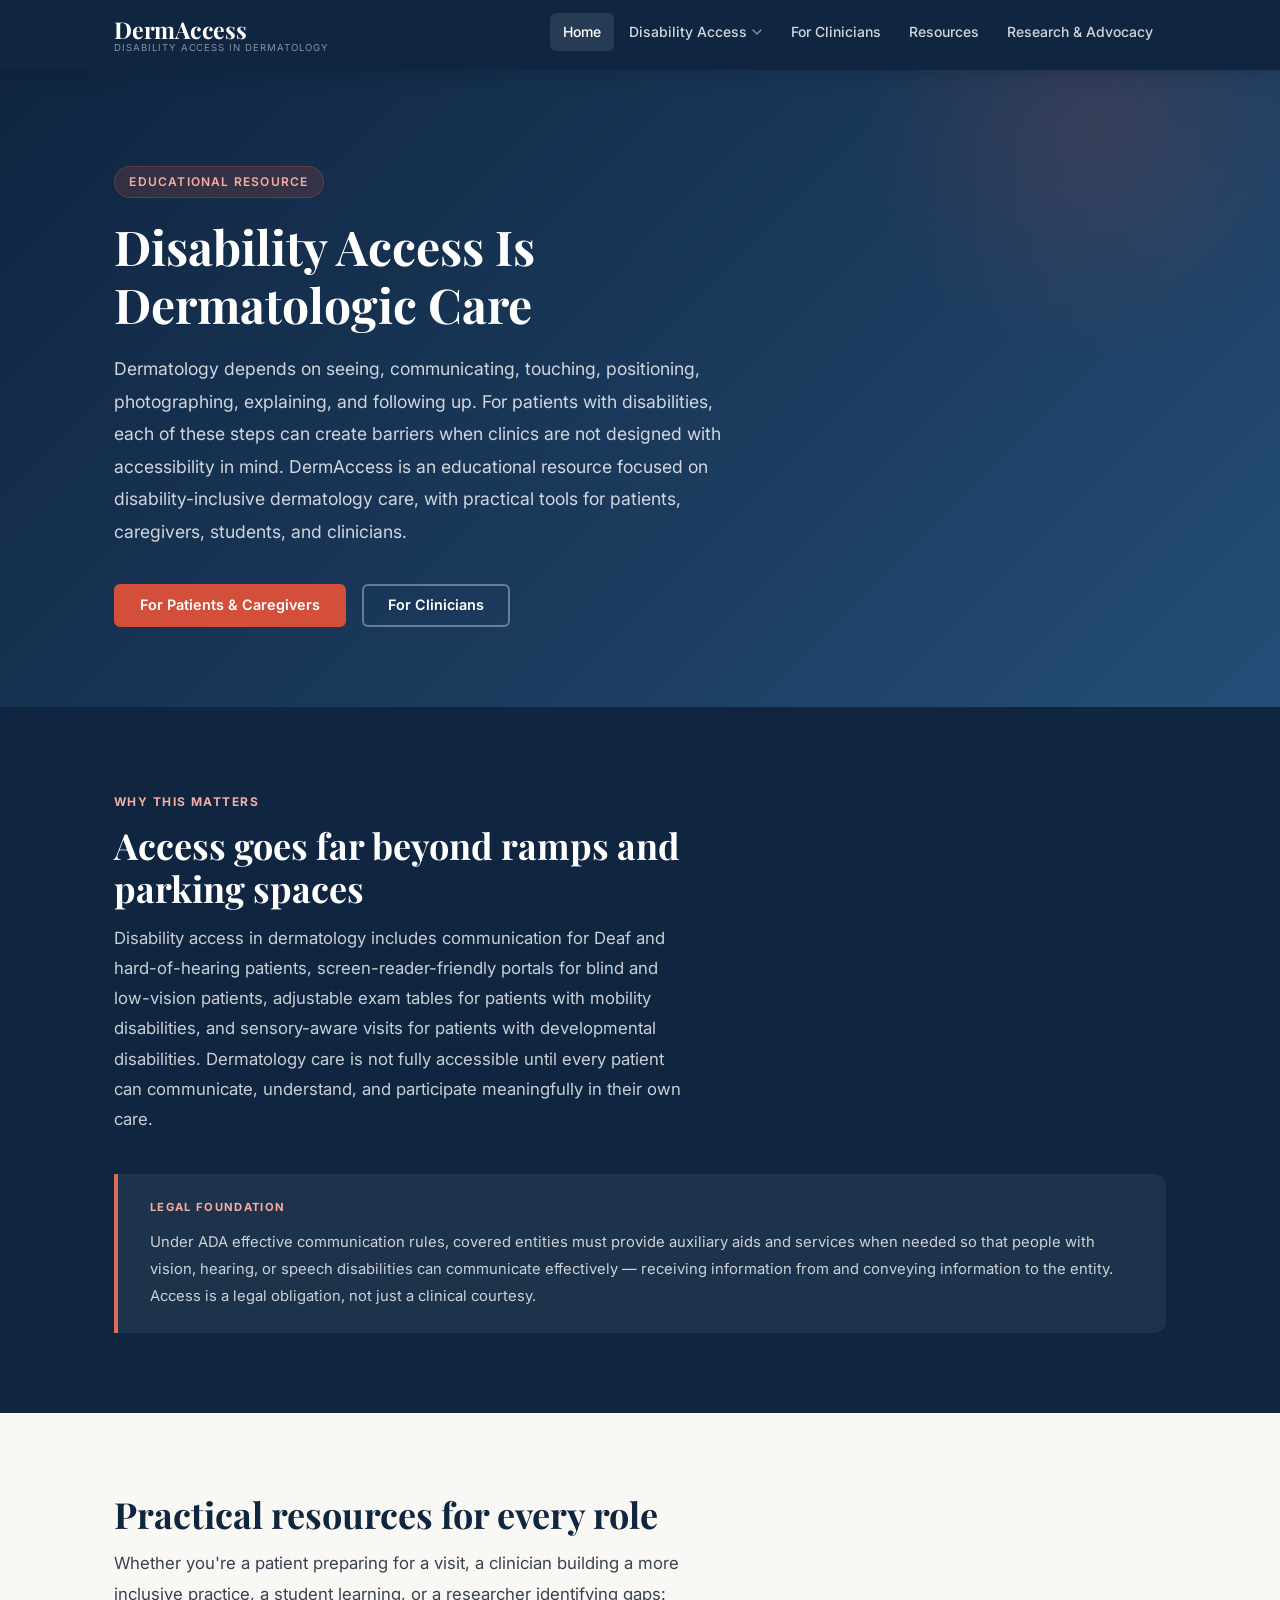
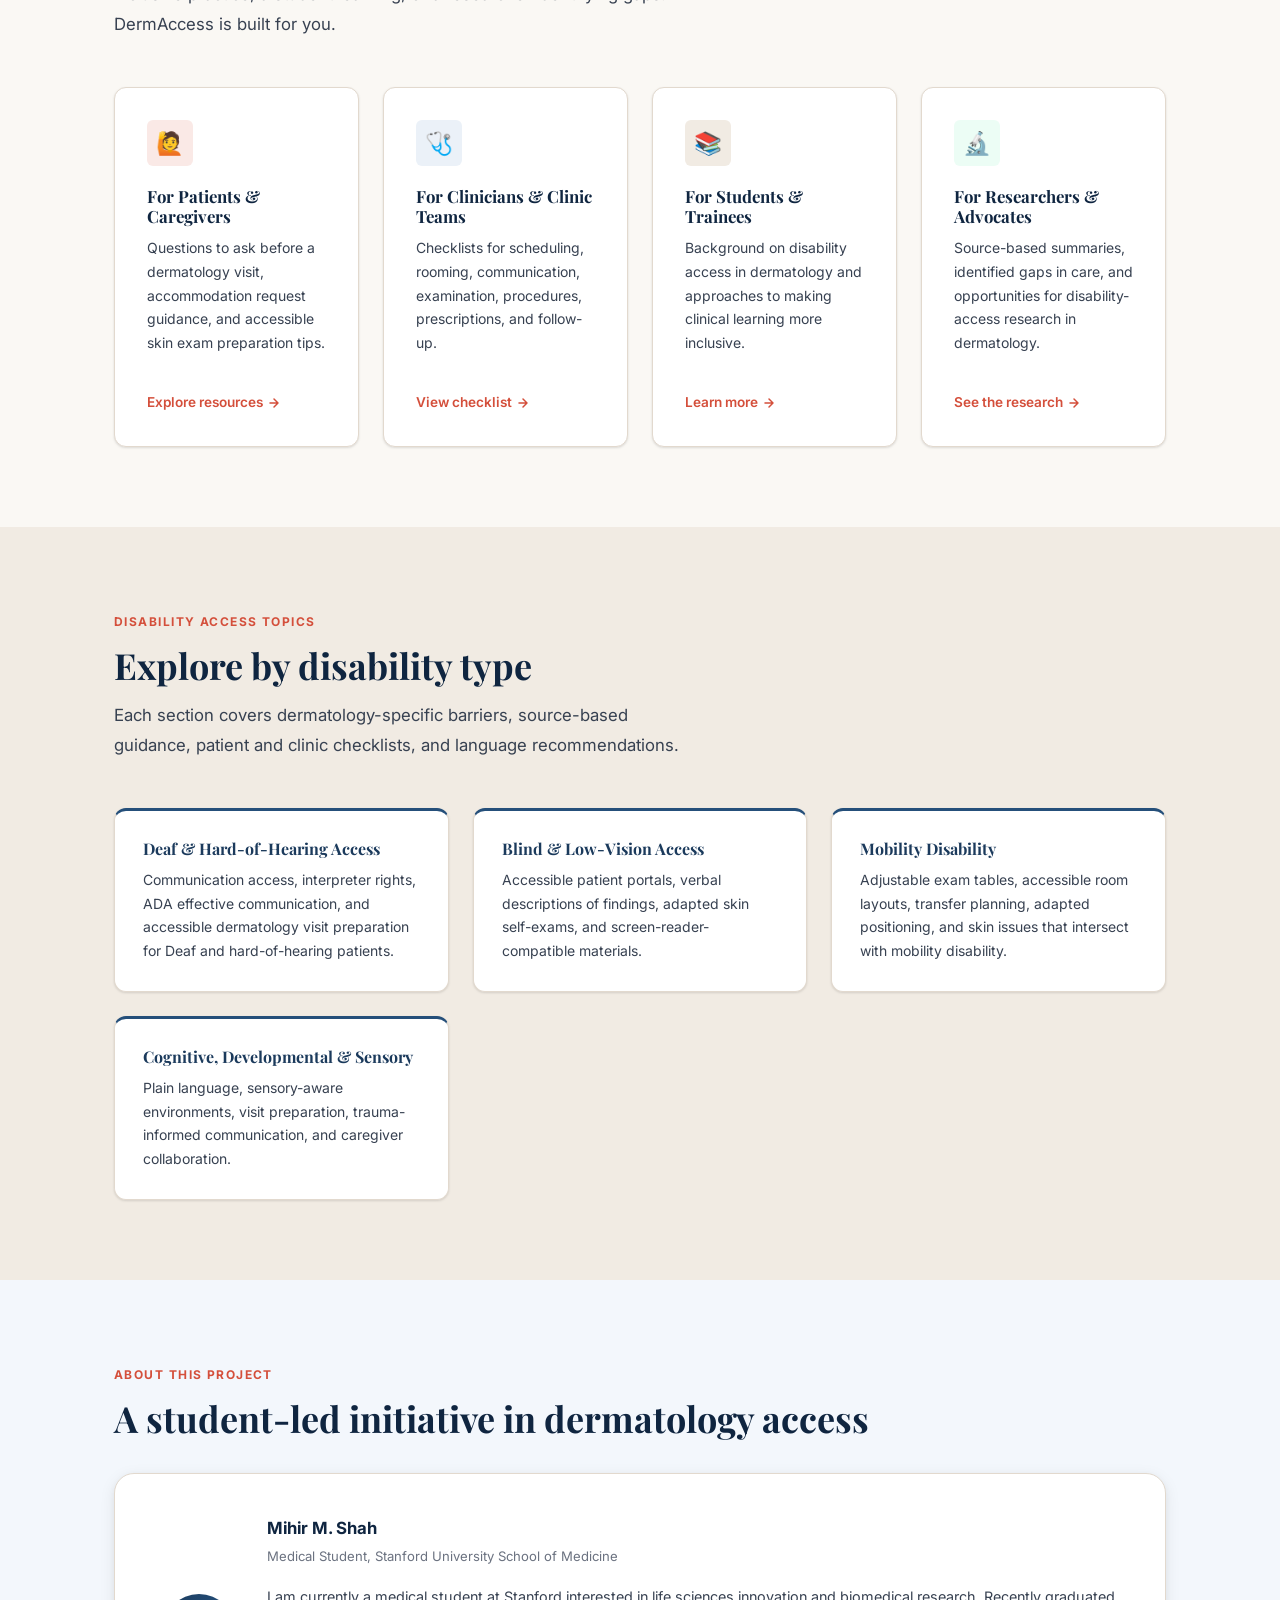
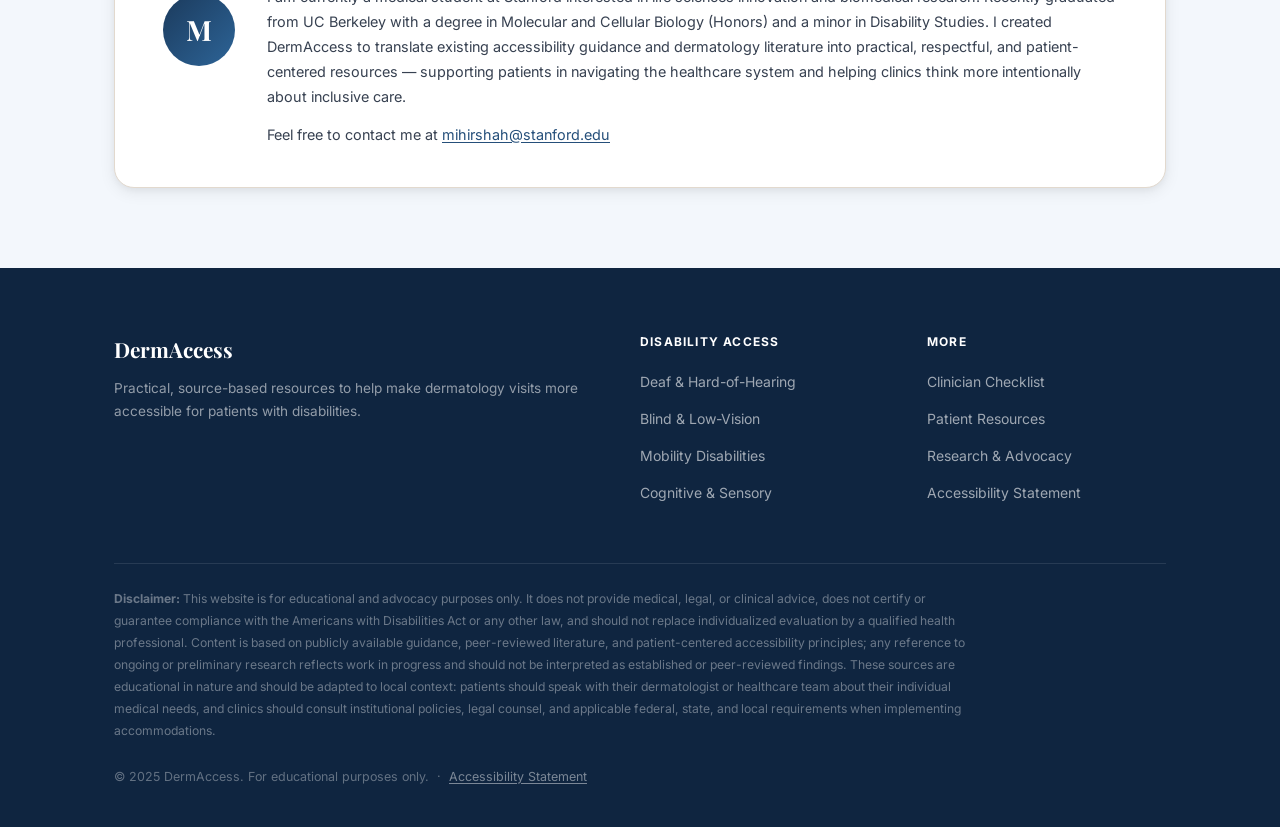
<file: index.html>
<!DOCTYPE html>
<html lang="en">
<head>
  <meta charset="UTF-8">
  <meta name="viewport" content="width=device-width, initial-scale=1.0">
  <meta name="description" content="DermAccess is an educational resource focused on disability-inclusive dermatology care, with practical tools for patients, caregivers, students, and clinicians.">
  <title>DermAccess — Disability Access in Dermatology</title>
  <link rel="preconnect" href="https://fonts.googleapis.com">
  <link rel="preconnect" href="https://fonts.gstatic.com" crossorigin>
  <link href="https://fonts.googleapis.com/css2?family=Playfair+Display:wght@400;700&family=Inter:wght@400;500;600;700&display=swap" rel="stylesheet">
  <link rel="stylesheet" href="css/style.css">
</head>
<body>

<a href="#main" class="skip-link">Skip to main content</a>

<header class="site-header">
  <div class="container">
    <nav class="nav-inner" aria-label="Main navigation">
      <a href="index.html" class="nav-logo" aria-label="DermAccess home">
        <span class="nav-logo-main">DermAccess</span>
        <span class="nav-logo-sub">Disability Access in Dermatology</span>
      </a>
      <button class="nav-toggle" aria-expanded="false" aria-controls="nav-links" aria-label="Toggle navigation">&#9776;</button>
      <ul class="nav-links" id="nav-links" role="list">
        <li><a href="index.html" class="active">Home</a></li>
        <li class="nav-dropdown">
          <button class="nav-dropdown-btn" aria-haspopup="true" aria-expanded="false">
            Disability Access
            <svg class="chevron-icon" viewBox="0 0 12 12" fill="none" aria-hidden="true"><path d="M2 4l4 4 4-4" stroke="currentColor" stroke-width="1.5" stroke-linecap="round" stroke-linejoin="round"/></svg>
          </button>
          <ul class="nav-dropdown-menu" role="list">
            <li><a href="deaf-hoh.html">Deaf &amp; Hard-of-Hearing</a></li>
            <li><a href="blind-low-vision.html">Blind &amp; Low-Vision</a></li>
            <li><a href="mobility.html">Mobility Disabilities</a></li>
            <li><a href="cognitive-sensory.html">Cognitive &amp; Sensory</a></li>
          </ul>
        </li>
        <li><a href="clinician-checklist.html">For Clinicians</a></li>
        <li><a href="patient-resources.html">Resources</a></li>
        <li><a href="research-advocacy.html">Research &amp; Advocacy</a></li>
      </ul>
    </nav>
  </div>
</header>

<main id="main">

  <!-- HERO -->
  <section class="hero" aria-labelledby="hero-heading">
    <div class="container">
      <span class="hero-eyebrow">Educational Resource</span>
      <h1 id="hero-heading">Disability Access Is<br>Dermatologic Care</h1>
      <p class="hero-text">Dermatology depends on seeing, communicating, touching, positioning, photographing, explaining, and following up. For patients with disabilities, each of these steps can create barriers when clinics are not designed with accessibility in mind. DermAccess is an educational resource focused on disability-inclusive dermatology care, with practical tools for patients, caregivers, students, and clinicians.</p>
      <div class="hero-actions">
        <a href="patient-resources.html" class="btn btn-primary">For Patients &amp; Caregivers</a>
        <a href="clinician-checklist.html" class="btn btn-outline">For Clinicians</a>
      </div>
    </div>
  </section>

  <!-- WHY THIS MATTERS -->
  <section class="section bg-dark" aria-labelledby="why-heading">
    <div class="container">
      <span class="section-tag" style="color:#F7ADA0;">Why This Matters</span>
      <h2 id="why-heading" style="color:var(--white); max-width:600px;">Access goes far beyond ramps and parking spaces</h2>
      <p class="section-intro section-intro--white" style="margin-bottom:0;">Disability access in dermatology includes communication for Deaf and hard-of-hearing patients, screen-reader-friendly portals for blind and low-vision patients, adjustable exam tables for patients with mobility disabilities, and sensory-aware visits for patients with developmental disabilities. Dermatology care is not fully accessible until every patient can communicate, understand, and participate meaningfully in their own care.</p>
      <div class="callout" style="background:rgba(255,255,255,0.06); border-left-color:var(--coral-400); margin-top:2.5rem; margin-bottom:0;">
        <div class="callout-label" style="color:#F7ADA0;">Legal Foundation</div>
        <p style="color:rgba(255,255,255,0.78);">Under ADA effective communication rules, covered entities must provide auxiliary aids and services when needed so that people with vision, hearing, or speech disabilities can communicate effectively — receiving information from and conveying information to the entity. Access is a legal obligation, not just a clinical courtesy.</p>
      </div>
    </div>
  </section>

  <!-- WHAT THIS SITE OFFERS -->
  <section class="section" aria-labelledby="offers-heading">
    <div class="container">
      <h2 id="offers-heading">Practical resources for every role</h2>
      <p class="section-intro">Whether you're a patient preparing for a visit, a clinician building a more inclusive practice, a student learning, or a researcher identifying gaps: DermAccess is built for you.</p>
      <div class="cards-grid">
        <article class="card">
          <div class="card-icon card-icon--coral" aria-hidden="true">🙋</div>
          <h3>For Patients &amp; Caregivers</h3>
          <p>Questions to ask before a dermatology visit, accommodation request guidance, and accessible skin exam preparation tips.</p>
          <a href="patient-resources.html" class="card-link" aria-label="Resources for patients and caregivers">
            Explore resources
            <svg width="14" height="14" viewBox="0 0 14 14" fill="none" aria-hidden="true"><path d="M3 7h8M7 3l4 4-4 4" stroke="currentColor" stroke-width="1.5" stroke-linecap="round" stroke-linejoin="round"/></svg>
          </a>
        </article>
        <article class="card">
          <div class="card-icon card-icon--blue" aria-hidden="true">🩺</div>
          <h3>For Clinicians &amp; Clinic Teams</h3>
          <p>Checklists for scheduling, rooming, communication, examination, procedures, prescriptions, and follow-up.</p>
          <a href="clinician-checklist.html" class="card-link" aria-label="Resources for clinicians and clinic teams">
            View checklist
            <svg width="14" height="14" viewBox="0 0 14 14" fill="none" aria-hidden="true"><path d="M3 7h8M7 3l4 4-4 4" stroke="currentColor" stroke-width="1.5" stroke-linecap="round" stroke-linejoin="round"/></svg>
          </a>
        </article>
        <article class="card">
          <div class="card-icon card-icon--warm" aria-hidden="true">📚</div>
          <h3>For Students &amp; Trainees</h3>
          <p>Background on disability access in dermatology and approaches to making clinical learning more inclusive.</p>
          <a href="research-advocacy.html" class="card-link" aria-label="Resources for students and trainees">
            Learn more
            <svg width="14" height="14" viewBox="0 0 14 14" fill="none" aria-hidden="true"><path d="M3 7h8M7 3l4 4-4 4" stroke="currentColor" stroke-width="1.5" stroke-linecap="round" stroke-linejoin="round"/></svg>
          </a>
        </article>
        <article class="card">
          <div class="card-icon card-icon--green" aria-hidden="true">🔬</div>
          <h3>For Researchers &amp; Advocates</h3>
          <p>Source-based summaries, identified gaps in care, and opportunities for disability-access research in dermatology.</p>
          <a href="research-advocacy.html" class="card-link" aria-label="Resources for researchers and advocates">
            See the research
            <svg width="14" height="14" viewBox="0 0 14 14" fill="none" aria-hidden="true"><path d="M3 7h8M7 3l4 4-4 4" stroke="currentColor" stroke-width="1.5" stroke-linecap="round" stroke-linejoin="round"/></svg>
          </a>
        </article>
      </div>
    </div>
  </section>

  <!-- DISABILITY ACCESS TOPICS -->
  <section class="section bg-warm" aria-labelledby="topics-heading">
    <div class="container">
      <span class="section-tag">Disability Access Topics</span>
      <h2 id="topics-heading">Explore by disability type</h2>
      <p class="section-intro">Each section covers dermatology-specific barriers, source-based guidance, patient and clinic checklists, and language recommendations.</p>
      <div class="barriers-grid">
        <a href="deaf-hoh.html" class="barrier-card" style="text-decoration:none; cursor:pointer;">
          <h3>Deaf &amp; Hard-of-Hearing Access</h3>
          <p>Communication access, interpreter rights, ADA effective communication, and accessible dermatology visit preparation for Deaf and hard-of-hearing patients.</p>
        </a>
        <a href="blind-low-vision.html" class="barrier-card" style="text-decoration:none; cursor:pointer;">
          <h3>Blind &amp; Low-Vision Access</h3>
          <p>Accessible patient portals, verbal descriptions of findings, adapted skin self-exams, and screen-reader-compatible materials.</p>
        </a>
        <a href="mobility.html" class="barrier-card" style="text-decoration:none; cursor:pointer;">
          <h3>Mobility Disability</h3>
          <p>Adjustable exam tables, accessible room layouts, transfer planning, adapted positioning, and skin issues that intersect with mobility disability.</p>
        </a>
        <a href="cognitive-sensory.html" class="barrier-card" style="text-decoration:none; cursor:pointer;">
          <h3>Cognitive, Developmental &amp; Sensory</h3>
          <p>Plain language, sensory-aware environments, visit preparation, trauma-informed communication, and caregiver collaboration.</p>
        </a>
      </div>
    </div>
  </section>

  <!-- ABOUT -->
  <section class="section bg-blue-light" aria-labelledby="about-heading">
    <div class="container">
      <span class="section-tag">About This Project</span>
      <h2 id="about-heading" style="margin-bottom:2rem;">A student-led initiative in dermatology access</h2>
      <div class="about-banner">
        <div class="about-avatar" aria-hidden="true">M</div>
        <div>
          <div class="about-name">Mihir M. Shah</div>
          <span class="about-role">Medical Student, Stanford University School of Medicine</span>
          <p class="about-text">I am currently a medical student at Stanford interested in life sciences innovation and biomedical research. Recently graduated from UC Berkeley with a degree in Molecular and Cellular Biology (Honors) and a minor in Disability Studies. I created DermAccess to translate existing accessibility guidance and dermatology literature into practical, respectful, and patient-centered resources — supporting patients in navigating the healthcare system and helping clinics think more intentionally about inclusive care.</p>
          <p class="about-text" style="margin-top:0.75rem;">Feel free to contact me at <a href="mailto:mihirshah@stanford.edu">mihirshah@stanford.edu</a></p>
        </div>
      </div>
    </div>
  </section>

</main>

<footer class="site-footer" role="contentinfo">
  <div class="container">
    <div class="footer-grid">
      <div>
        <span class="footer-brand-name">DermAccess</span>
        <p class="footer-tagline">Practical, source-based resources to help make dermatology visits more accessible for patients with disabilities.</p>
      </div>
      <div>
        <span class="footer-heading">Disability Access</span>
        <ul class="footer-links">
          <li><a href="deaf-hoh.html">Deaf &amp; Hard-of-Hearing</a></li>
          <li><a href="blind-low-vision.html">Blind &amp; Low-Vision</a></li>
          <li><a href="mobility.html">Mobility Disabilities</a></li>
          <li><a href="cognitive-sensory.html">Cognitive &amp; Sensory</a></li>
        </ul>
      </div>
      <div>
        <span class="footer-heading">More</span>
        <ul class="footer-links">
          <li><a href="clinician-checklist.html">Clinician Checklist</a></li>
          <li><a href="patient-resources.html">Patient Resources</a></li>
          <li><a href="research-advocacy.html">Research &amp; Advocacy</a></li>
          <li><a href="accessibility.html">Accessibility Statement</a></li>
        </ul>
      </div>
    </div>
    <hr class="footer-divider">
    <p class="footer-disclaimer"><strong>Disclaimer:</strong> This website is for educational and advocacy purposes only. It does not provide medical, legal, or clinical advice, does not certify or guarantee compliance with the Americans with Disabilities Act or any other law, and should not replace individualized evaluation by a qualified health professional. Content is based on publicly available guidance, peer-reviewed literature, and patient-centered accessibility principles; any reference to ongoing or preliminary research reflects work in progress and should not be interpreted as established or peer-reviewed findings. These sources are educational in nature and should be adapted to local context: patients should speak with their dermatologist or healthcare team about their individual medical needs, and clinics should consult institutional policies, legal counsel, and applicable federal, state, and local requirements when implementing accommodations.</p>
    <p class="footer-copy">&copy; 2025 DermAccess. For educational purposes only. &nbsp;&middot;&nbsp; <a href="accessibility.html" style="color:rgba(255,255,255,0.45);">Accessibility Statement</a></p>
  </div>
</footer>

<script>
  // Mobile nav toggle
  const toggle = document.querySelector('.nav-toggle');
  const navLinks = document.getElementById('nav-links');
  toggle.addEventListener('click', () => {
    const open = navLinks.classList.toggle('is-open');
    toggle.setAttribute('aria-expanded', open);
  });
  // Mobile dropdown toggle
  document.querySelectorAll('.nav-dropdown-btn').forEach(btn => {
    btn.addEventListener('click', () => {
      const dropdown = btn.closest('.nav-dropdown');
      const open = dropdown.classList.toggle('is-open');
      btn.setAttribute('aria-expanded', open);
    });
  });
</script>

</body>
</html>
</file>
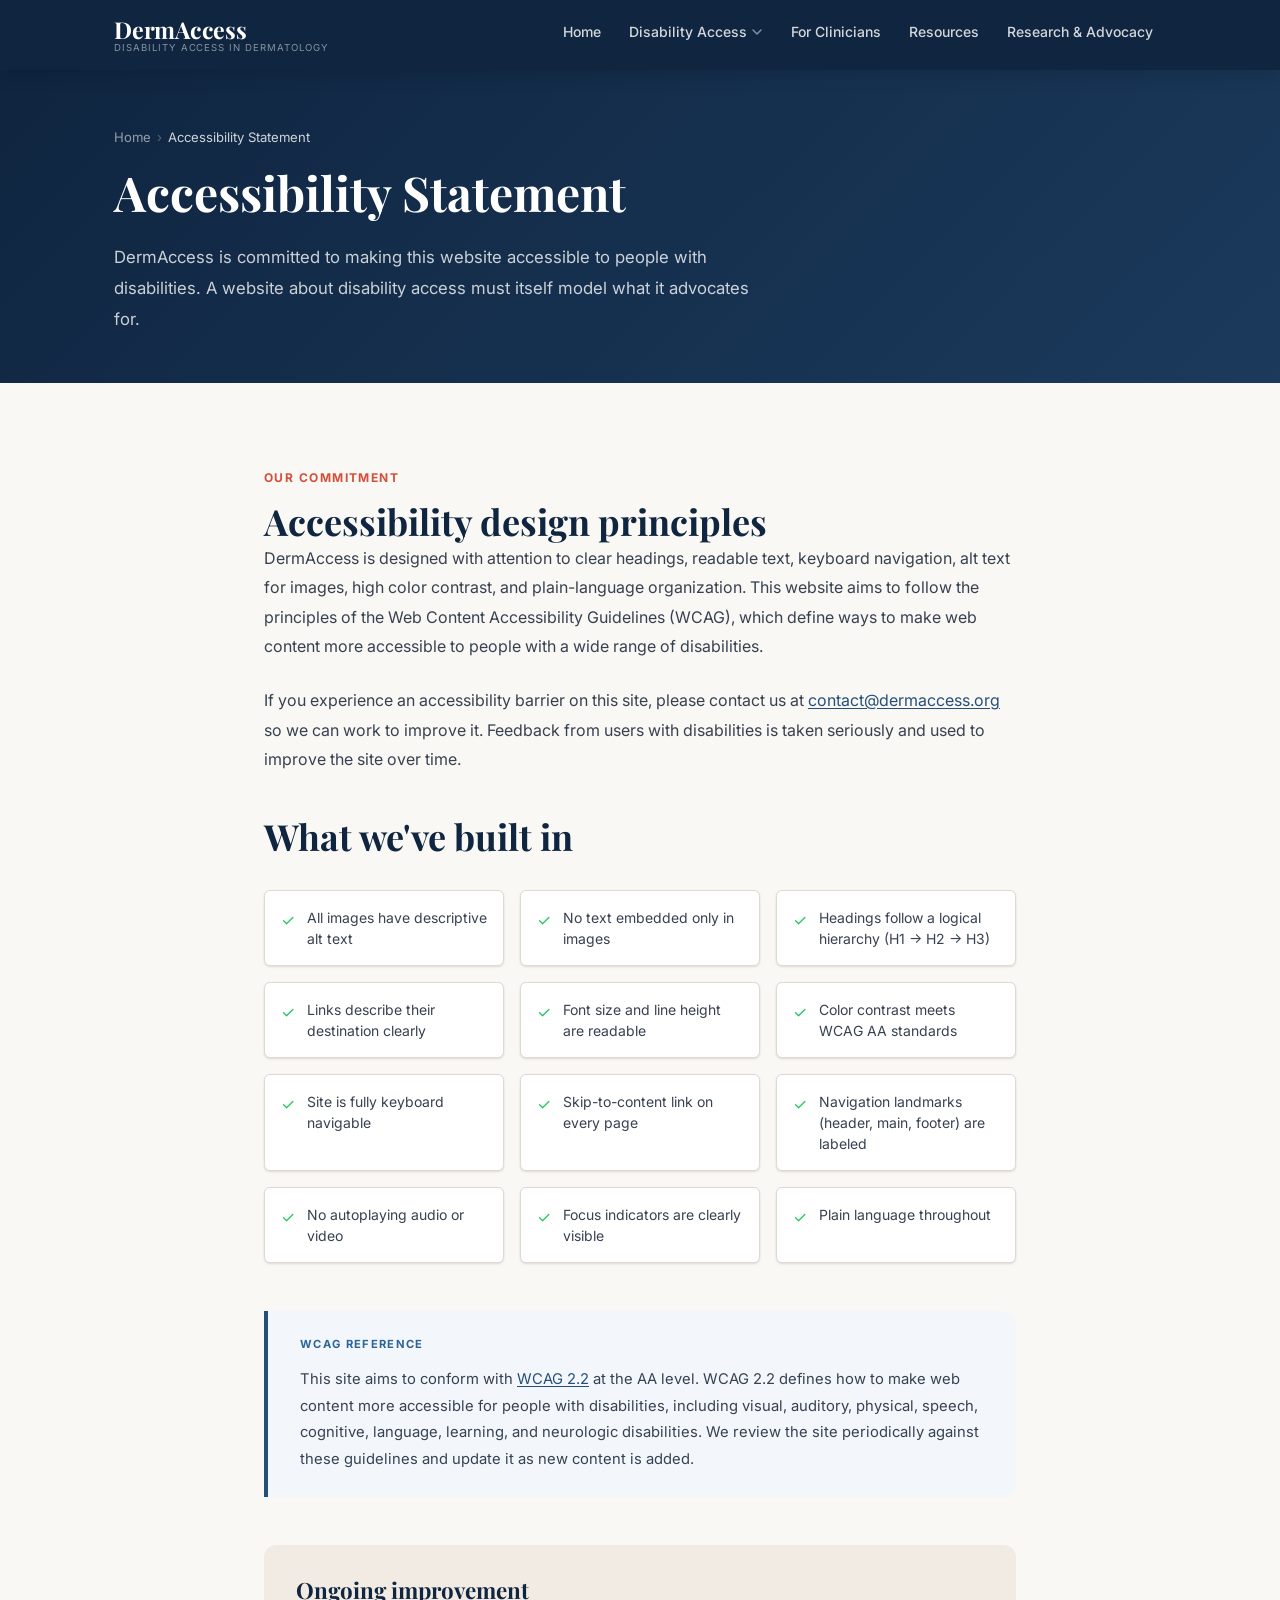
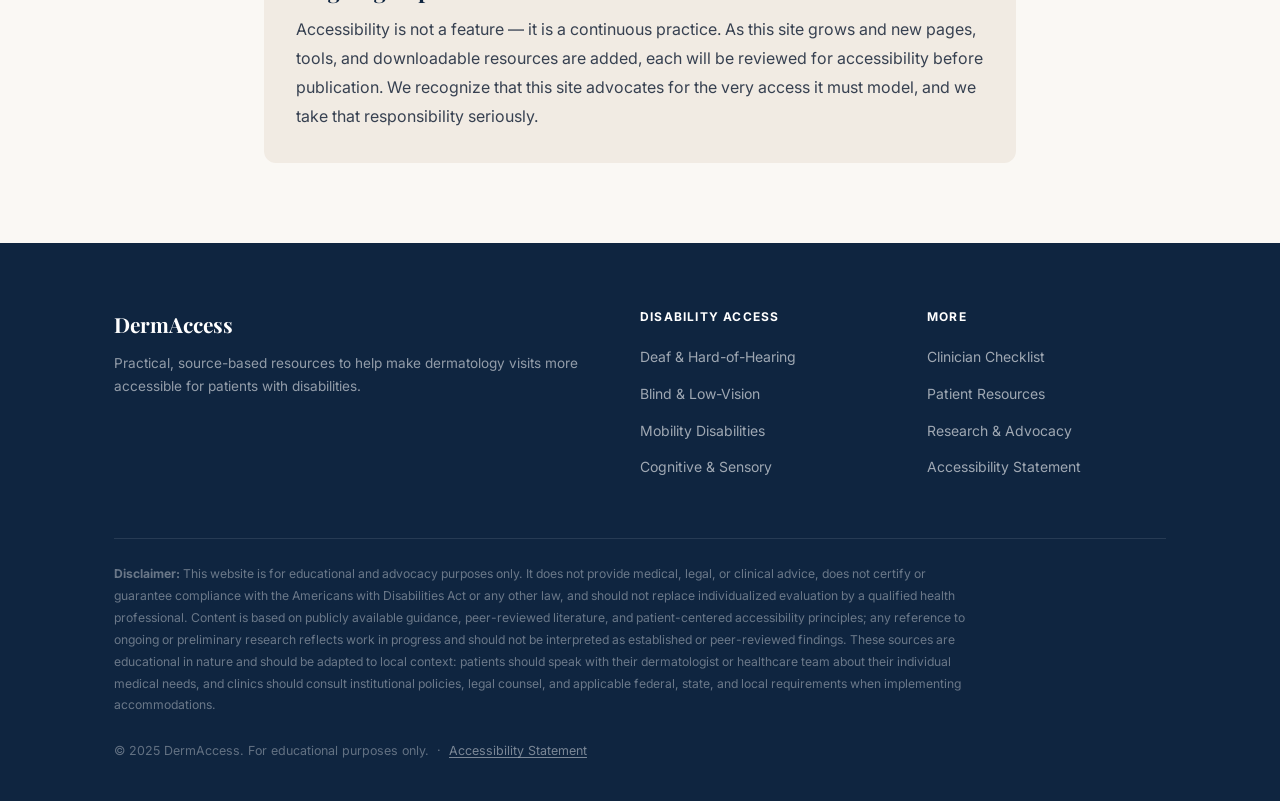
<file: accessibility.html>
<!DOCTYPE html>
<html lang="en">
<head>
  <meta charset="UTF-8">
  <meta name="viewport" content="width=device-width, initial-scale=1.0">
  <meta name="description" content="DermAccess is committed to making this website accessible to people with disabilities. Learn about our accessibility standards and how to report barriers.">
  <title>Accessibility Statement — DermAccess</title>
  <link rel="preconnect" href="https://fonts.googleapis.com">
  <link rel="preconnect" href="https://fonts.gstatic.com" crossorigin>
  <link href="https://fonts.googleapis.com/css2?family=Playfair+Display:wght@400;700&family=Inter:wght@400;500;600;700&display=swap" rel="stylesheet">
  <link rel="stylesheet" href="css/style.css">
</head>
<body>

<a href="#main" class="skip-link">Skip to main content</a>

<header class="site-header">
  <div class="container">
    <nav class="nav-inner" aria-label="Main navigation">
      <a href="index.html" class="nav-logo" aria-label="DermAccess home">
        <span class="nav-logo-main">DermAccess</span>
        <span class="nav-logo-sub">Disability Access in Dermatology</span>
      </a>
      <button class="nav-toggle" aria-expanded="false" aria-controls="nav-links" aria-label="Toggle navigation">&#9776;</button>
      <ul class="nav-links" id="nav-links" role="list">
        <li><a href="index.html">Home</a></li>
        <li class="nav-dropdown">
          <button class="nav-dropdown-btn" aria-haspopup="true" aria-expanded="false">
            Disability Access
            <svg class="chevron-icon" viewBox="0 0 12 12" fill="none" aria-hidden="true"><path d="M2 4l4 4 4-4" stroke="currentColor" stroke-width="1.5" stroke-linecap="round" stroke-linejoin="round"/></svg>
          </button>
          <ul class="nav-dropdown-menu" role="list">
            <li><a href="deaf-hoh.html">Deaf &amp; Hard-of-Hearing</a></li>
            <li><a href="blind-low-vision.html">Blind &amp; Low-Vision</a></li>
            <li><a href="mobility.html">Mobility Disabilities</a></li>
            <li><a href="cognitive-sensory.html">Cognitive &amp; Sensory</a></li>
          </ul>
        </li>
        <li><a href="clinician-checklist.html">For Clinicians</a></li>
        <li><a href="patient-resources.html">Resources</a></li>
        <li><a href="research-advocacy.html">Research &amp; Advocacy</a></li>
      </ul>
    </nav>
  </div>
</header>

<div class="page-hero">
  <div class="container">
    <nav class="breadcrumb" aria-label="Breadcrumb">
      <a href="index.html">Home</a>
      <span class="breadcrumb-sep" aria-hidden="true">›</span>
      <span class="breadcrumb-current" aria-current="page">Accessibility Statement</span>
    </nav>
    <h1>Accessibility Statement</h1>
    <p class="page-hero-intro">DermAccess is committed to making this website accessible to people with disabilities. A website about disability access must itself model what it advocates for.</p>
  </div>
</div>

<main id="main">

  <section class="section" aria-labelledby="statement-heading">
    <div class="container" style="max-width:800px;">
      <span class="section-tag">Our Commitment</span>
      <h2 id="statement-heading">Accessibility design principles</h2>
      <p style="color:var(--text-medium); line-height:1.85; margin-bottom:1.5rem;">DermAccess is designed with attention to clear headings, readable text, keyboard navigation, alt text for images, high color contrast, and plain-language organization. This website aims to follow the principles of the Web Content Accessibility Guidelines (WCAG), which define ways to make web content more accessible to people with a wide range of disabilities.</p>
      <p style="color:var(--text-medium); line-height:1.85; margin-bottom:2.5rem;">If you experience an accessibility barrier on this site, please contact us at <a href="mailto:contact@dermaccess.org">contact@dermaccess.org</a> so we can work to improve it. Feedback from users with disabilities is taken seriously and used to improve the site over time.</p>

      <h2 style="margin-bottom:1.5rem;">What we've built in</h2>
      <div class="access-grid" role="list">
        <div class="access-item" role="listitem">
          <span class="access-icon" aria-hidden="true">✓</span>
          All images have descriptive alt text
        </div>
        <div class="access-item" role="listitem">
          <span class="access-icon" aria-hidden="true">✓</span>
          No text embedded only in images
        </div>
        <div class="access-item" role="listitem">
          <span class="access-icon" aria-hidden="true">✓</span>
          Headings follow a logical hierarchy (H1 → H2 → H3)
        </div>
        <div class="access-item" role="listitem">
          <span class="access-icon" aria-hidden="true">✓</span>
          Links describe their destination clearly
        </div>
        <div class="access-item" role="listitem">
          <span class="access-icon" aria-hidden="true">✓</span>
          Font size and line height are readable
        </div>
        <div class="access-item" role="listitem">
          <span class="access-icon" aria-hidden="true">✓</span>
          Color contrast meets WCAG AA standards
        </div>
        <div class="access-item" role="listitem">
          <span class="access-icon" aria-hidden="true">✓</span>
          Site is fully keyboard navigable
        </div>
        <div class="access-item" role="listitem">
          <span class="access-icon" aria-hidden="true">✓</span>
          Skip-to-content link on every page
        </div>
        <div class="access-item" role="listitem">
          <span class="access-icon" aria-hidden="true">✓</span>
          Navigation landmarks (header, main, footer) are labeled
        </div>
        <div class="access-item" role="listitem">
          <span class="access-icon" aria-hidden="true">✓</span>
          No autoplaying audio or video
        </div>
        <div class="access-item" role="listitem">
          <span class="access-icon" aria-hidden="true">✓</span>
          Focus indicators are clearly visible
        </div>
        <div class="access-item" role="listitem">
          <span class="access-icon" aria-hidden="true">✓</span>
          Plain language throughout
        </div>
      </div>

      <div class="callout" style="margin-top:3rem;">
        <div class="callout-label">WCAG Reference</div>
        <p>This site aims to conform with <a href="https://www.w3.org/WAI/standards-guidelines/wcag/" target="_blank" rel="noopener noreferrer">WCAG 2.2</a> at the AA level. WCAG 2.2 defines how to make web content more accessible for people with disabilities, including visual, auditory, physical, speech, cognitive, language, learning, and neurologic disabilities. We review the site periodically against these guidelines and update it as new content is added.</p>
      </div>

      <div style="margin-top:3rem; padding:2rem; background:var(--warm-light); border-radius:var(--radius-md);">
        <h3 style="margin-bottom:0.75rem;">Ongoing improvement</h3>
        <p style="color:var(--text-medium); margin:0; line-height:1.8;">Accessibility is not a feature — it is a continuous practice. As this site grows and new pages, tools, and downloadable resources are added, each will be reviewed for accessibility before publication. We recognize that this site advocates for the very access it must model, and we take that responsibility seriously.</p>
      </div>
    </div>
  </section>

</main>

<footer class="site-footer" role="contentinfo">
  <div class="container">
    <div class="footer-grid">
      <div>
        <span class="footer-brand-name">DermAccess</span>
        <p class="footer-tagline">Practical, source-based resources to help make dermatology visits more accessible for patients with disabilities.</p>
      </div>
      <div>
        <span class="footer-heading">Disability Access</span>
        <ul class="footer-links">
          <li><a href="deaf-hoh.html">Deaf &amp; Hard-of-Hearing</a></li>
          <li><a href="blind-low-vision.html">Blind &amp; Low-Vision</a></li>
          <li><a href="mobility.html">Mobility Disabilities</a></li>
          <li><a href="cognitive-sensory.html">Cognitive &amp; Sensory</a></li>
        </ul>
      </div>
      <div>
        <span class="footer-heading">More</span>
        <ul class="footer-links">
          <li><a href="clinician-checklist.html">Clinician Checklist</a></li>
          <li><a href="patient-resources.html">Patient Resources</a></li>
          <li><a href="research-advocacy.html">Research &amp; Advocacy</a></li>
          <li><a href="accessibility.html">Accessibility Statement</a></li>
        </ul>
      </div>
    </div>
    <hr class="footer-divider">
    <p class="footer-disclaimer"><strong>Disclaimer:</strong> This website is for educational and advocacy purposes only. It does not provide medical, legal, or clinical advice, does not certify or guarantee compliance with the Americans with Disabilities Act or any other law, and should not replace individualized evaluation by a qualified health professional. Content is based on publicly available guidance, peer-reviewed literature, and patient-centered accessibility principles; any reference to ongoing or preliminary research reflects work in progress and should not be interpreted as established or peer-reviewed findings. These sources are educational in nature and should be adapted to local context: patients should speak with their dermatologist or healthcare team about their individual medical needs, and clinics should consult institutional policies, legal counsel, and applicable federal, state, and local requirements when implementing accommodations.</p>
    <p class="footer-copy">&copy; 2025 DermAccess. For educational purposes only. &nbsp;&middot;&nbsp; <a href="accessibility.html" style="color:rgba(255,255,255,0.45);">Accessibility Statement</a></p>
  </div>
</footer>

<script>
  const toggle = document.querySelector('.nav-toggle');
  const navLinks = document.getElementById('nav-links');
  toggle.addEventListener('click', () => {
    const open = navLinks.classList.toggle('is-open');
    toggle.setAttribute('aria-expanded', open);
  });
  document.querySelectorAll('.nav-dropdown-btn').forEach(btn => {
    btn.addEventListener('click', () => {
      const dropdown = btn.closest('.nav-dropdown');
      const open = dropdown.classList.toggle('is-open');
      btn.setAttribute('aria-expanded', open);
    });
  });
</script>

</body>
</html>
</file>
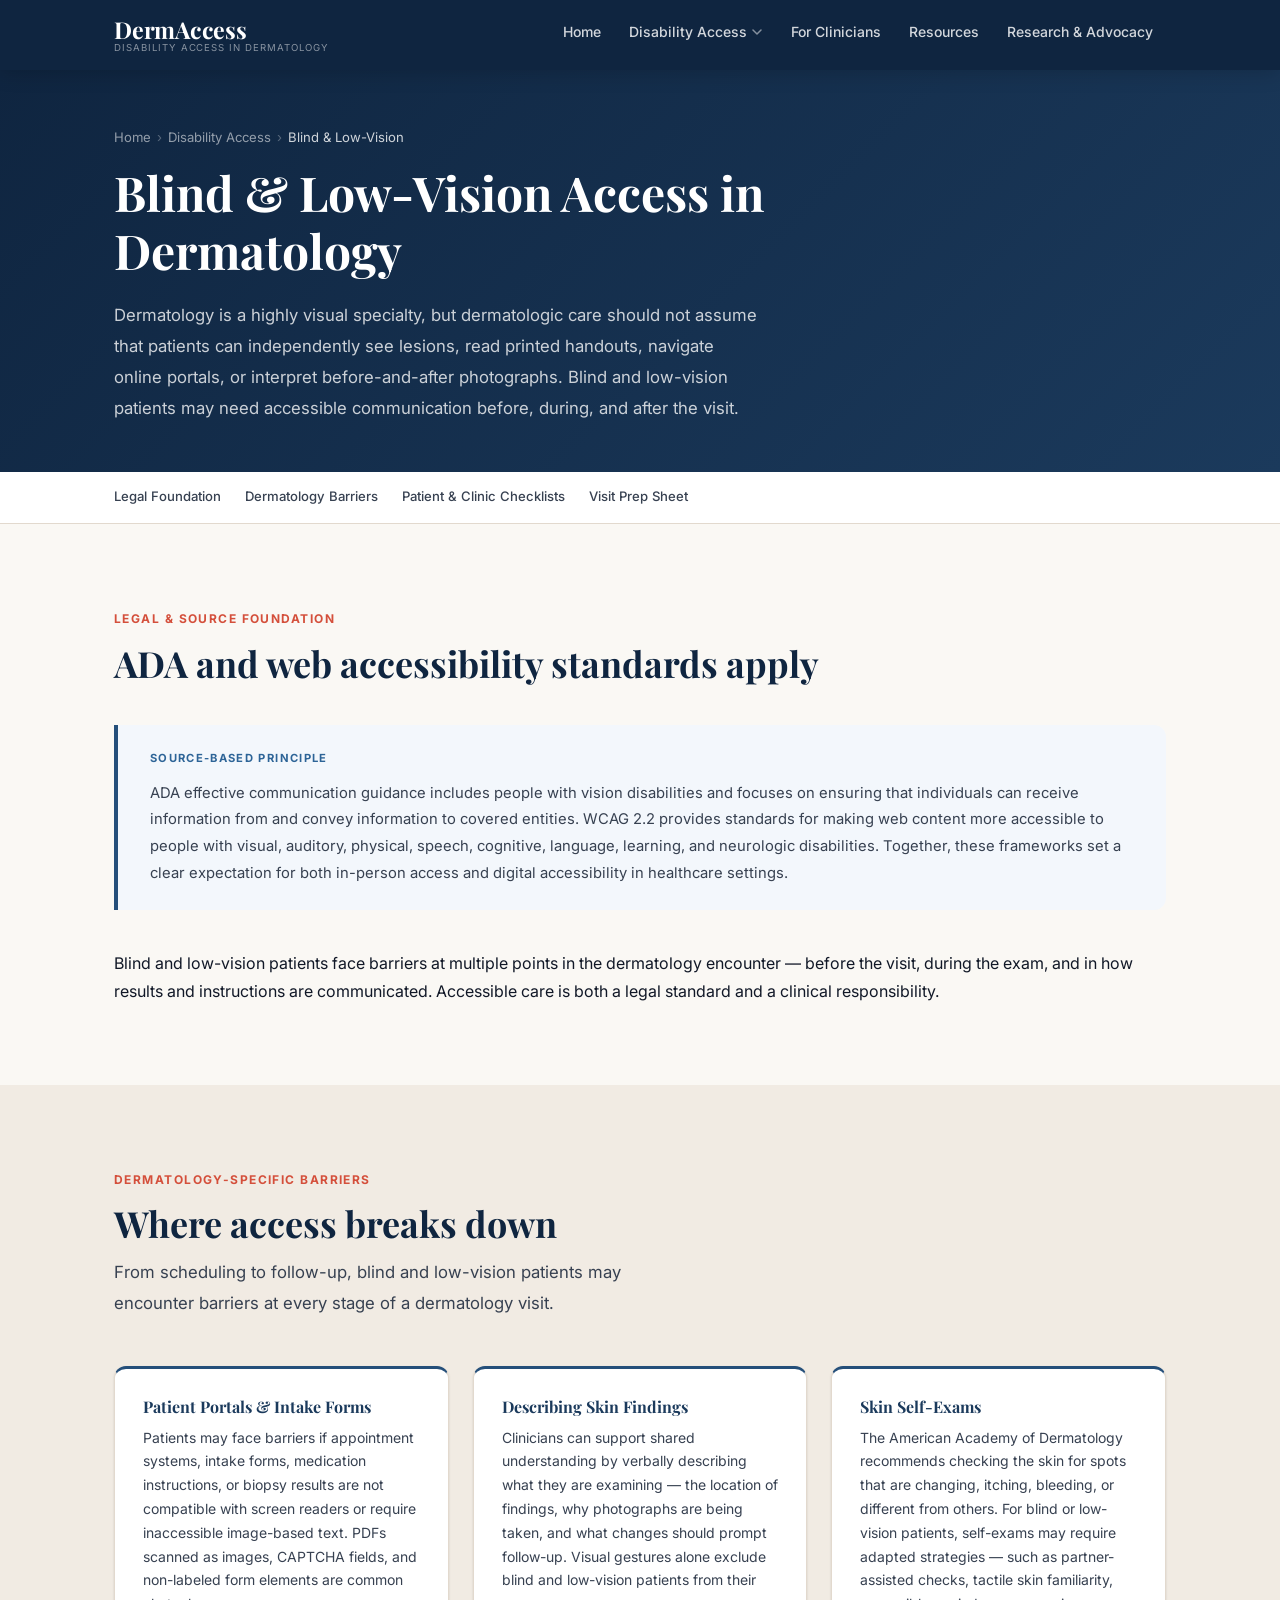
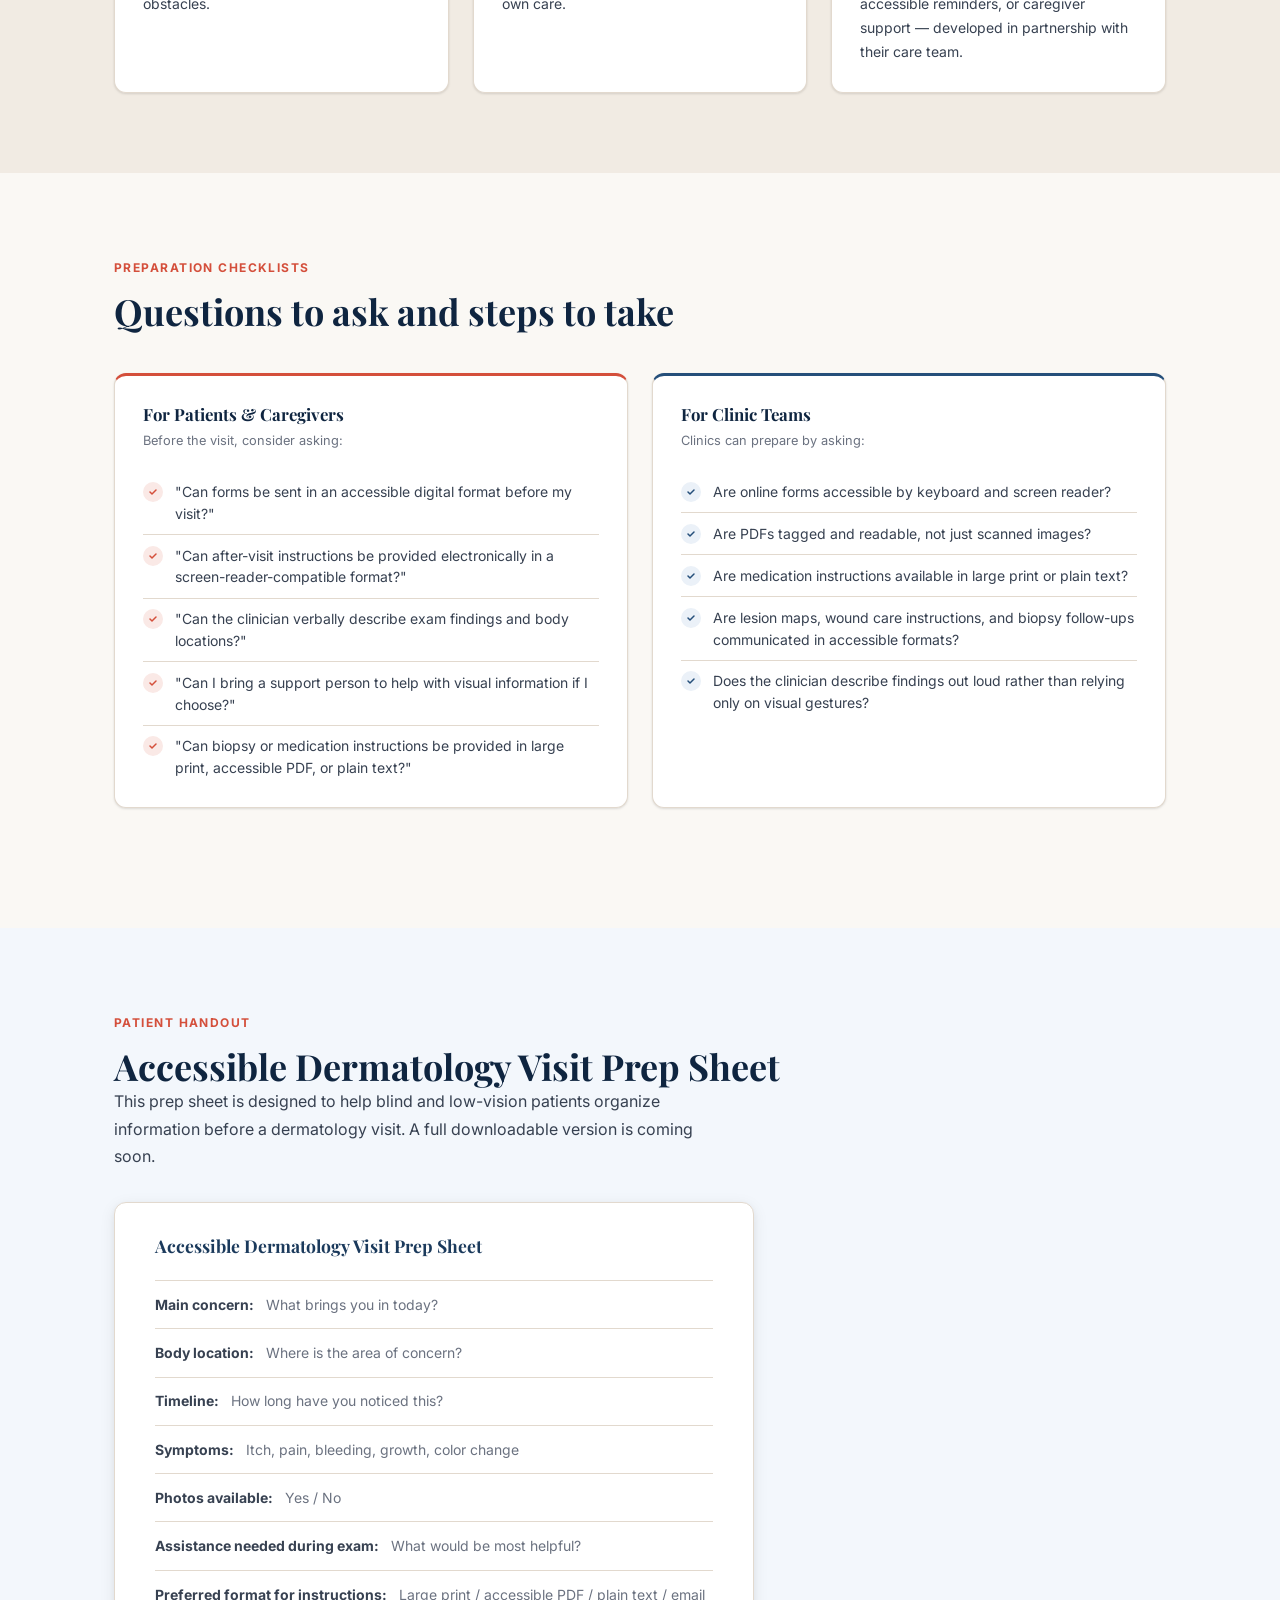
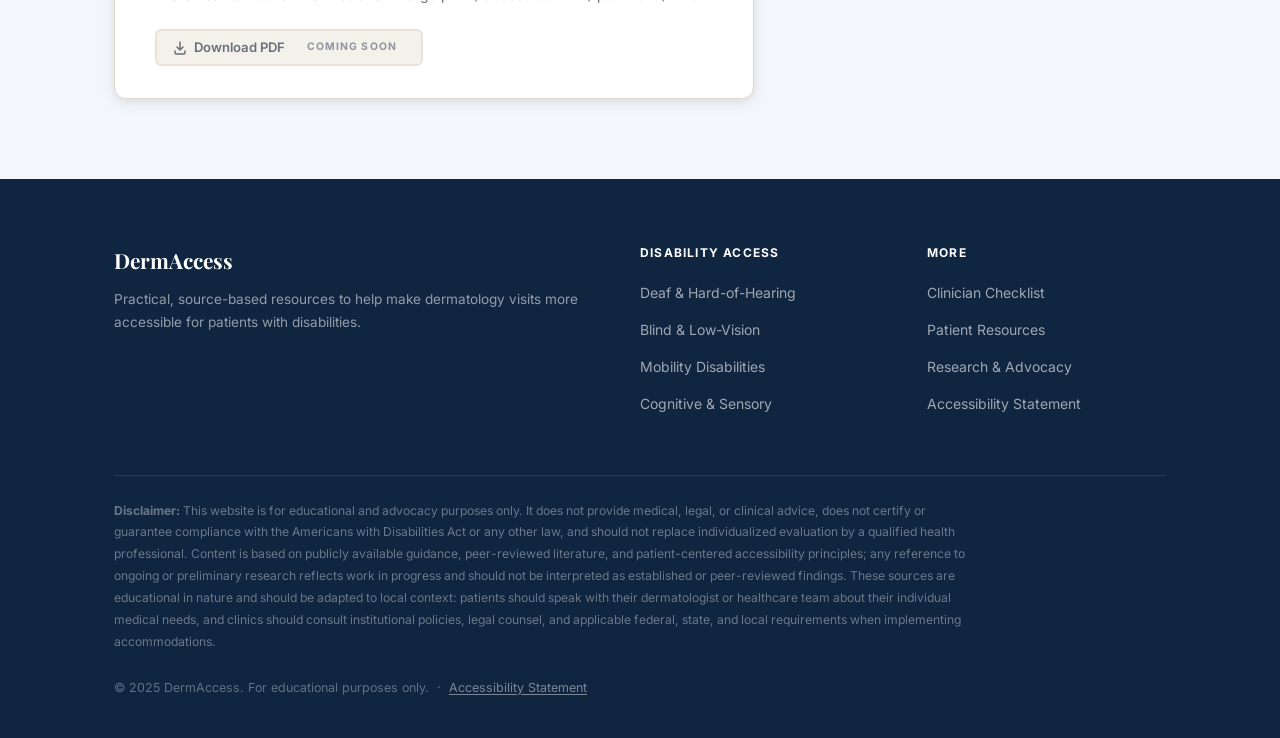
<file: blind-low-vision.html>
<!DOCTYPE html>
<html lang="en">
<head>
  <meta charset="UTF-8">
  <meta name="viewport" content="width=device-width, initial-scale=1.0">
  <meta name="description" content="Accessible patient portals, verbal descriptions of skin findings, adapted skin self-exams, and screen-reader-compatible materials for blind and low-vision patients in dermatology.">
  <title>Blind &amp; Low-Vision Access in Dermatology — DermAccess</title>
  <link rel="preconnect" href="https://fonts.googleapis.com">
  <link rel="preconnect" href="https://fonts.gstatic.com" crossorigin>
  <link href="https://fonts.googleapis.com/css2?family=Playfair+Display:wght@400;700&family=Inter:wght@400;500;600;700&display=swap" rel="stylesheet">
  <link rel="stylesheet" href="css/style.css">
</head>
<body>

<a href="#main" class="skip-link">Skip to main content</a>

<header class="site-header">
  <div class="container">
    <nav class="nav-inner" aria-label="Main navigation">
      <a href="index.html" class="nav-logo" aria-label="DermAccess home">
        <span class="nav-logo-main">DermAccess</span>
        <span class="nav-logo-sub">Disability Access in Dermatology</span>
      </a>
      <button class="nav-toggle" aria-expanded="false" aria-controls="nav-links" aria-label="Toggle navigation">&#9776;</button>
      <ul class="nav-links" id="nav-links" role="list">
        <li><a href="index.html">Home</a></li>
        <li class="nav-dropdown">
          <button class="nav-dropdown-btn" aria-haspopup="true" aria-expanded="false">
            Disability Access
            <svg class="chevron-icon" viewBox="0 0 12 12" fill="none" aria-hidden="true"><path d="M2 4l4 4 4-4" stroke="currentColor" stroke-width="1.5" stroke-linecap="round" stroke-linejoin="round"/></svg>
          </button>
          <ul class="nav-dropdown-menu" role="list">
            <li><a href="deaf-hoh.html">Deaf &amp; Hard-of-Hearing</a></li>
            <li><a href="blind-low-vision.html" class="active">Blind &amp; Low-Vision</a></li>
            <li><a href="mobility.html">Mobility Disabilities</a></li>
            <li><a href="cognitive-sensory.html">Cognitive &amp; Sensory</a></li>
          </ul>
        </li>
        <li><a href="clinician-checklist.html">For Clinicians</a></li>
        <li><a href="patient-resources.html">Resources</a></li>
        <li><a href="research-advocacy.html">Research &amp; Advocacy</a></li>
      </ul>
    </nav>
  </div>
</header>

<div class="page-hero">
  <div class="container">
    <nav class="breadcrumb" aria-label="Breadcrumb">
      <a href="index.html">Home</a>
      <span class="breadcrumb-sep" aria-hidden="true">›</span>
      <a href="index.html#topics">Disability Access</a>
      <span class="breadcrumb-sep" aria-hidden="true">›</span>
      <span class="breadcrumb-current" aria-current="page">Blind &amp; Low-Vision</span>
    </nav>
    <h1>Blind &amp; Low-Vision Access in Dermatology</h1>
    <p class="page-hero-intro">Dermatology is a highly visual specialty, but dermatologic care should not assume that patients can independently see lesions, read printed handouts, navigate online portals, or interpret before-and-after photographs. Blind and low-vision patients may need accessible communication before, during, and after the visit.</p>
  </div>
</div>

<nav class="section-nav" aria-label="Page sections">
  <div class="container">
    <div class="section-nav-inner">
      <a href="#foundation" class="section-nav-link">Legal Foundation</a>
      <a href="#barriers" class="section-nav-link">Dermatology Barriers</a>
      <a href="#checklists" class="section-nav-link">Patient &amp; Clinic Checklists</a>
      <a href="#handout" class="section-nav-link">Visit Prep Sheet</a>
    </div>
  </div>
</nav>

<main id="main">

  <!-- FOUNDATION -->
  <section class="section" id="foundation" aria-labelledby="foundation-heading">
    <div class="container">
      <span class="section-tag">Legal &amp; Source Foundation</span>
      <h2 id="foundation-heading">ADA and web accessibility standards apply</h2>
      <div class="callout">
        <div class="callout-label">Source-Based Principle</div>
        <p>ADA effective communication guidance includes people with vision disabilities and focuses on ensuring that individuals can receive information from and convey information to covered entities. WCAG 2.2 provides standards for making web content more accessible to people with visual, auditory, physical, speech, cognitive, language, learning, and neurologic disabilities. Together, these frameworks set a clear expectation for both in-person access and digital accessibility in healthcare settings.</p>
      </div>
      <p>Blind and low-vision patients face barriers at multiple points in the dermatology encounter — before the visit, during the exam, and in how results and instructions are communicated. Accessible care is both a legal standard and a clinical responsibility.</p>
    </div>
  </section>

  <!-- BARRIERS -->
  <section class="section bg-warm" id="barriers" aria-labelledby="barriers-heading">
    <div class="container">
      <span class="section-tag">Dermatology-Specific Barriers</span>
      <h2 id="barriers-heading">Where access breaks down</h2>
      <p class="section-intro">From scheduling to follow-up, blind and low-vision patients may encounter barriers at every stage of a dermatology visit.</p>
      <div class="barriers-grid">
        <div class="barrier-card">
          <h3>Patient Portals &amp; Intake Forms</h3>
          <p>Patients may face barriers if appointment systems, intake forms, medication instructions, or biopsy results are not compatible with screen readers or require inaccessible image-based text. PDFs scanned as images, CAPTCHA fields, and non-labeled form elements are common obstacles.</p>
        </div>
        <div class="barrier-card">
          <h3>Describing Skin Findings</h3>
          <p>Clinicians can support shared understanding by verbally describing what they are examining — the location of findings, why photographs are being taken, and what changes should prompt follow-up. Visual gestures alone exclude blind and low-vision patients from their own care.</p>
        </div>
        <div class="barrier-card">
          <h3>Skin Self-Exams</h3>
          <p>The American Academy of Dermatology recommends checking the skin for spots that are changing, itching, bleeding, or different from others. For blind or low-vision patients, self-exams may require adapted strategies — such as partner-assisted checks, tactile skin familiarity, accessible reminders, or caregiver support — developed in partnership with their care team.</p>
        </div>
      </div>
    </div>
  </section>

  <!-- CHECKLISTS -->
  <section class="section" id="checklists" aria-labelledby="checklists-heading">
    <div class="container">
      <span class="section-tag">Preparation Checklists</span>
      <h2 id="checklists-heading">Questions to ask and steps to take</h2>
      <div class="checklist-grid">
        <div class="checklist-box checklist-box--coral">
          <h3>For Patients &amp; Caregivers</h3>
          <span class="checklist-sub">Before the visit, consider asking:</span>
          <ul class="checklist" role="list">
            <li>
              <span class="check-dot" aria-hidden="true"><svg width="10" height="10" viewBox="0 0 10 10" fill="none"><path d="M2 5l2 2 4-4" stroke="#D44F3B" stroke-width="1.5" stroke-linecap="round" stroke-linejoin="round"/></svg></span>
              "Can forms be sent in an accessible digital format before my visit?"
            </li>
            <li>
              <span class="check-dot" aria-hidden="true"><svg width="10" height="10" viewBox="0 0 10 10" fill="none"><path d="M2 5l2 2 4-4" stroke="#D44F3B" stroke-width="1.5" stroke-linecap="round" stroke-linejoin="round"/></svg></span>
              "Can after-visit instructions be provided electronically in a screen-reader-compatible format?"
            </li>
            <li>
              <span class="check-dot" aria-hidden="true"><svg width="10" height="10" viewBox="0 0 10 10" fill="none"><path d="M2 5l2 2 4-4" stroke="#D44F3B" stroke-width="1.5" stroke-linecap="round" stroke-linejoin="round"/></svg></span>
              "Can the clinician verbally describe exam findings and body locations?"
            </li>
            <li>
              <span class="check-dot" aria-hidden="true"><svg width="10" height="10" viewBox="0 0 10 10" fill="none"><path d="M2 5l2 2 4-4" stroke="#D44F3B" stroke-width="1.5" stroke-linecap="round" stroke-linejoin="round"/></svg></span>
              "Can I bring a support person to help with visual information if I choose?"
            </li>
            <li>
              <span class="check-dot" aria-hidden="true"><svg width="10" height="10" viewBox="0 0 10 10" fill="none"><path d="M2 5l2 2 4-4" stroke="#D44F3B" stroke-width="1.5" stroke-linecap="round" stroke-linejoin="round"/></svg></span>
              "Can biopsy or medication instructions be provided in large print, accessible PDF, or plain text?"
            </li>
          </ul>
        </div>
        <div class="checklist-box checklist-box--blue">
          <h3>For Clinic Teams</h3>
          <span class="checklist-sub">Clinics can prepare by asking:</span>
          <ul class="checklist" role="list">
            <li>
              <span class="check-dot" aria-hidden="true"><svg width="10" height="10" viewBox="0 0 10 10" fill="none"><path d="M2 5l2 2 4-4" stroke="#254F7A" stroke-width="1.5" stroke-linecap="round" stroke-linejoin="round"/></svg></span>
              Are online forms accessible by keyboard and screen reader?
            </li>
            <li>
              <span class="check-dot" aria-hidden="true"><svg width="10" height="10" viewBox="0 0 10 10" fill="none"><path d="M2 5l2 2 4-4" stroke="#254F7A" stroke-width="1.5" stroke-linecap="round" stroke-linejoin="round"/></svg></span>
              Are PDFs tagged and readable, not just scanned images?
            </li>
            <li>
              <span class="check-dot" aria-hidden="true"><svg width="10" height="10" viewBox="0 0 10 10" fill="none"><path d="M2 5l2 2 4-4" stroke="#254F7A" stroke-width="1.5" stroke-linecap="round" stroke-linejoin="round"/></svg></span>
              Are medication instructions available in large print or plain text?
            </li>
            <li>
              <span class="check-dot" aria-hidden="true"><svg width="10" height="10" viewBox="0 0 10 10" fill="none"><path d="M2 5l2 2 4-4" stroke="#254F7A" stroke-width="1.5" stroke-linecap="round" stroke-linejoin="round"/></svg></span>
              Are lesion maps, wound care instructions, and biopsy follow-ups communicated in accessible formats?
            </li>
            <li>
              <span class="check-dot" aria-hidden="true"><svg width="10" height="10" viewBox="0 0 10 10" fill="none"><path d="M2 5l2 2 4-4" stroke="#254F7A" stroke-width="1.5" stroke-linecap="round" stroke-linejoin="round"/></svg></span>
              Does the clinician describe findings out loud rather than relying only on visual gestures?
            </li>
          </ul>
        </div>
      </div>
    </div>
  </section>

  <!-- VISIT PREP HANDOUT -->
  <section class="section bg-blue-light" id="handout" aria-labelledby="handout-heading">
    <div class="container">
      <span class="section-tag">Patient Handout</span>
      <h2 id="handout-heading">Accessible Dermatology Visit Prep Sheet</h2>
      <p style="color:var(--text-medium); max-width:580px; margin-bottom:2rem;">This prep sheet is designed to help blind and low-vision patients organize information before a dermatology visit. A full downloadable version is coming soon.</p>
      <div style="background:var(--white); border-radius:var(--radius-md); padding:2rem 2.5rem; box-shadow:var(--shadow-md); border:1px solid var(--border-light); max-width:640px;">
        <h3 style="margin-bottom:1.5rem; font-size:1.1rem; color:var(--blue-800);">Accessible Dermatology Visit Prep Sheet</h3>
        <ul class="checklist" role="list" style="border-top:1px solid var(--border-light);">
          <li style="border-bottom:1px solid var(--border-light); padding:0.8rem 0;"><strong>Main concern:</strong> <span style="color:var(--text-light);">What brings you in today?</span></li>
          <li style="border-bottom:1px solid var(--border-light); padding:0.8rem 0;"><strong>Body location:</strong> <span style="color:var(--text-light);">Where is the area of concern?</span></li>
          <li style="border-bottom:1px solid var(--border-light); padding:0.8rem 0;"><strong>Timeline:</strong> <span style="color:var(--text-light);">How long have you noticed this?</span></li>
          <li style="border-bottom:1px solid var(--border-light); padding:0.8rem 0;"><strong>Symptoms:</strong> <span style="color:var(--text-light);">Itch, pain, bleeding, growth, color change</span></li>
          <li style="border-bottom:1px solid var(--border-light); padding:0.8rem 0;"><strong>Photos available:</strong> <span style="color:var(--text-light);">Yes / No</span></li>
          <li style="border-bottom:1px solid var(--border-light); padding:0.8rem 0;"><strong>Assistance needed during exam:</strong> <span style="color:var(--text-light);">What would be most helpful?</span></li>
          <li style="padding:0.8rem 0 0;"><strong>Preferred format for instructions:</strong> <span style="color:var(--text-light);">Large print / accessible PDF / plain text / email</span></li>
        </ul>
        <div style="margin-top:1.5rem;">
          <span class="btn btn-ghost btn-sm">
            <svg width="14" height="14" viewBox="0 0 14 14" fill="none" aria-hidden="true"><path d="M7 1v8M4 6l3 3 3-3M2 10v1.5A1.5 1.5 0 003.5 13h7a1.5 1.5 0 001.5-1.5V10" stroke="currentColor" stroke-width="1.5" stroke-linecap="round" stroke-linejoin="round"/></svg>
            Download PDF <span class="badge-soon" style="margin-left:0.4rem;">Coming Soon</span>
          </span>
        </div>
      </div>
    </div>
  </section>

</main>

<footer class="site-footer" role="contentinfo">
  <div class="container">
    <div class="footer-grid">
      <div>
        <span class="footer-brand-name">DermAccess</span>
        <p class="footer-tagline">Practical, source-based resources to help make dermatology visits more accessible for patients with disabilities.</p>
      </div>
      <div>
        <span class="footer-heading">Disability Access</span>
        <ul class="footer-links">
          <li><a href="deaf-hoh.html">Deaf &amp; Hard-of-Hearing</a></li>
          <li><a href="blind-low-vision.html">Blind &amp; Low-Vision</a></li>
          <li><a href="mobility.html">Mobility Disabilities</a></li>
          <li><a href="cognitive-sensory.html">Cognitive &amp; Sensory</a></li>
        </ul>
      </div>
      <div>
        <span class="footer-heading">More</span>
        <ul class="footer-links">
          <li><a href="clinician-checklist.html">Clinician Checklist</a></li>
          <li><a href="patient-resources.html">Patient Resources</a></li>
          <li><a href="research-advocacy.html">Research &amp; Advocacy</a></li>
          <li><a href="accessibility.html">Accessibility Statement</a></li>
        </ul>
      </div>
    </div>
    <hr class="footer-divider">
    <p class="footer-disclaimer"><strong>Disclaimer:</strong> This website is for educational and advocacy purposes only. It does not provide medical, legal, or clinical advice, does not certify or guarantee compliance with the Americans with Disabilities Act or any other law, and should not replace individualized evaluation by a qualified health professional. Content is based on publicly available guidance, peer-reviewed literature, and patient-centered accessibility principles; any reference to ongoing or preliminary research reflects work in progress and should not be interpreted as established or peer-reviewed findings. These sources are educational in nature and should be adapted to local context: patients should speak with their dermatologist or healthcare team about their individual medical needs, and clinics should consult institutional policies, legal counsel, and applicable federal, state, and local requirements when implementing accommodations.</p>
    <p class="footer-copy">&copy; 2025 DermAccess. For educational purposes only. &nbsp;&middot;&nbsp; <a href="accessibility.html" style="color:rgba(255,255,255,0.45);">Accessibility Statement</a></p>
  </div>
</footer>

<script>
  const toggle = document.querySelector('.nav-toggle');
  const navLinks = document.getElementById('nav-links');
  toggle.addEventListener('click', () => {
    const open = navLinks.classList.toggle('is-open');
    toggle.setAttribute('aria-expanded', open);
  });
  document.querySelectorAll('.nav-dropdown-btn').forEach(btn => {
    btn.addEventListener('click', () => {
      const dropdown = btn.closest('.nav-dropdown');
      const open = dropdown.classList.toggle('is-open');
      btn.setAttribute('aria-expanded', open);
    });
  });
</script>

</body>
</html>
</file>
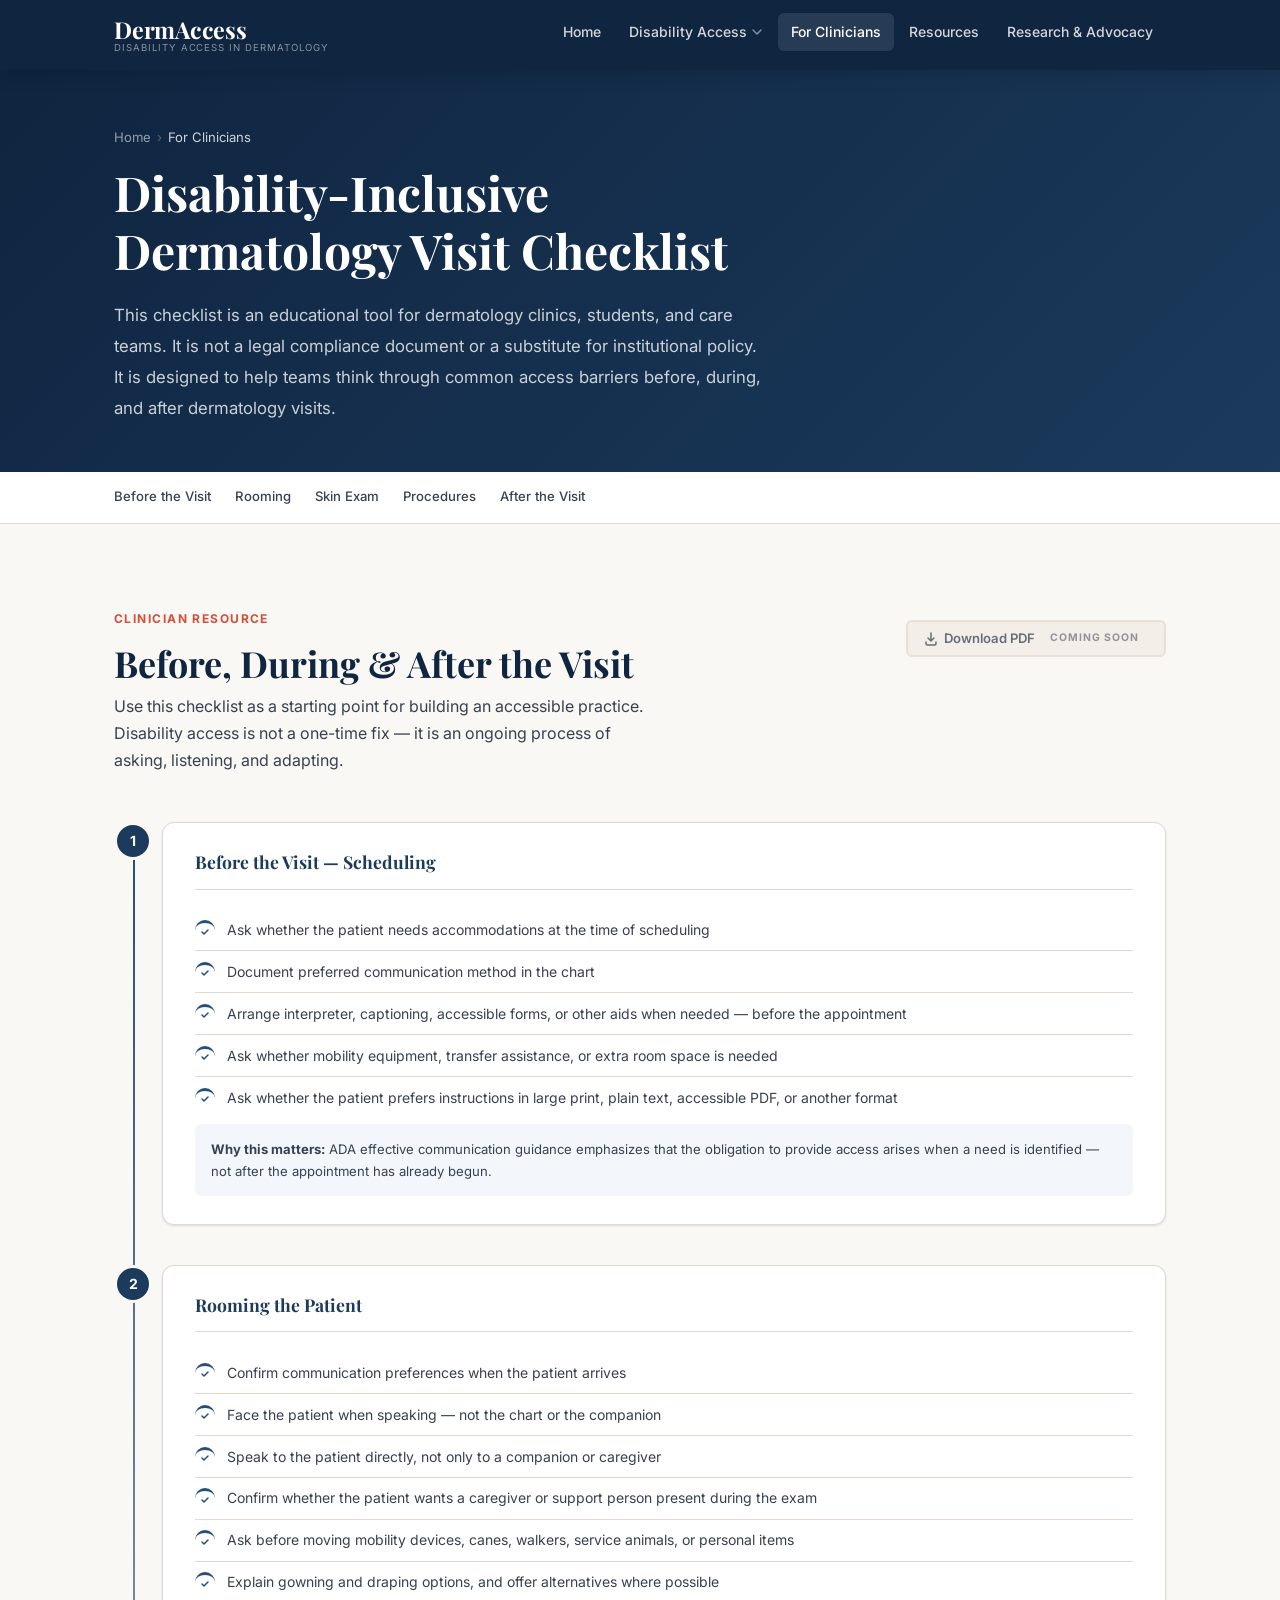
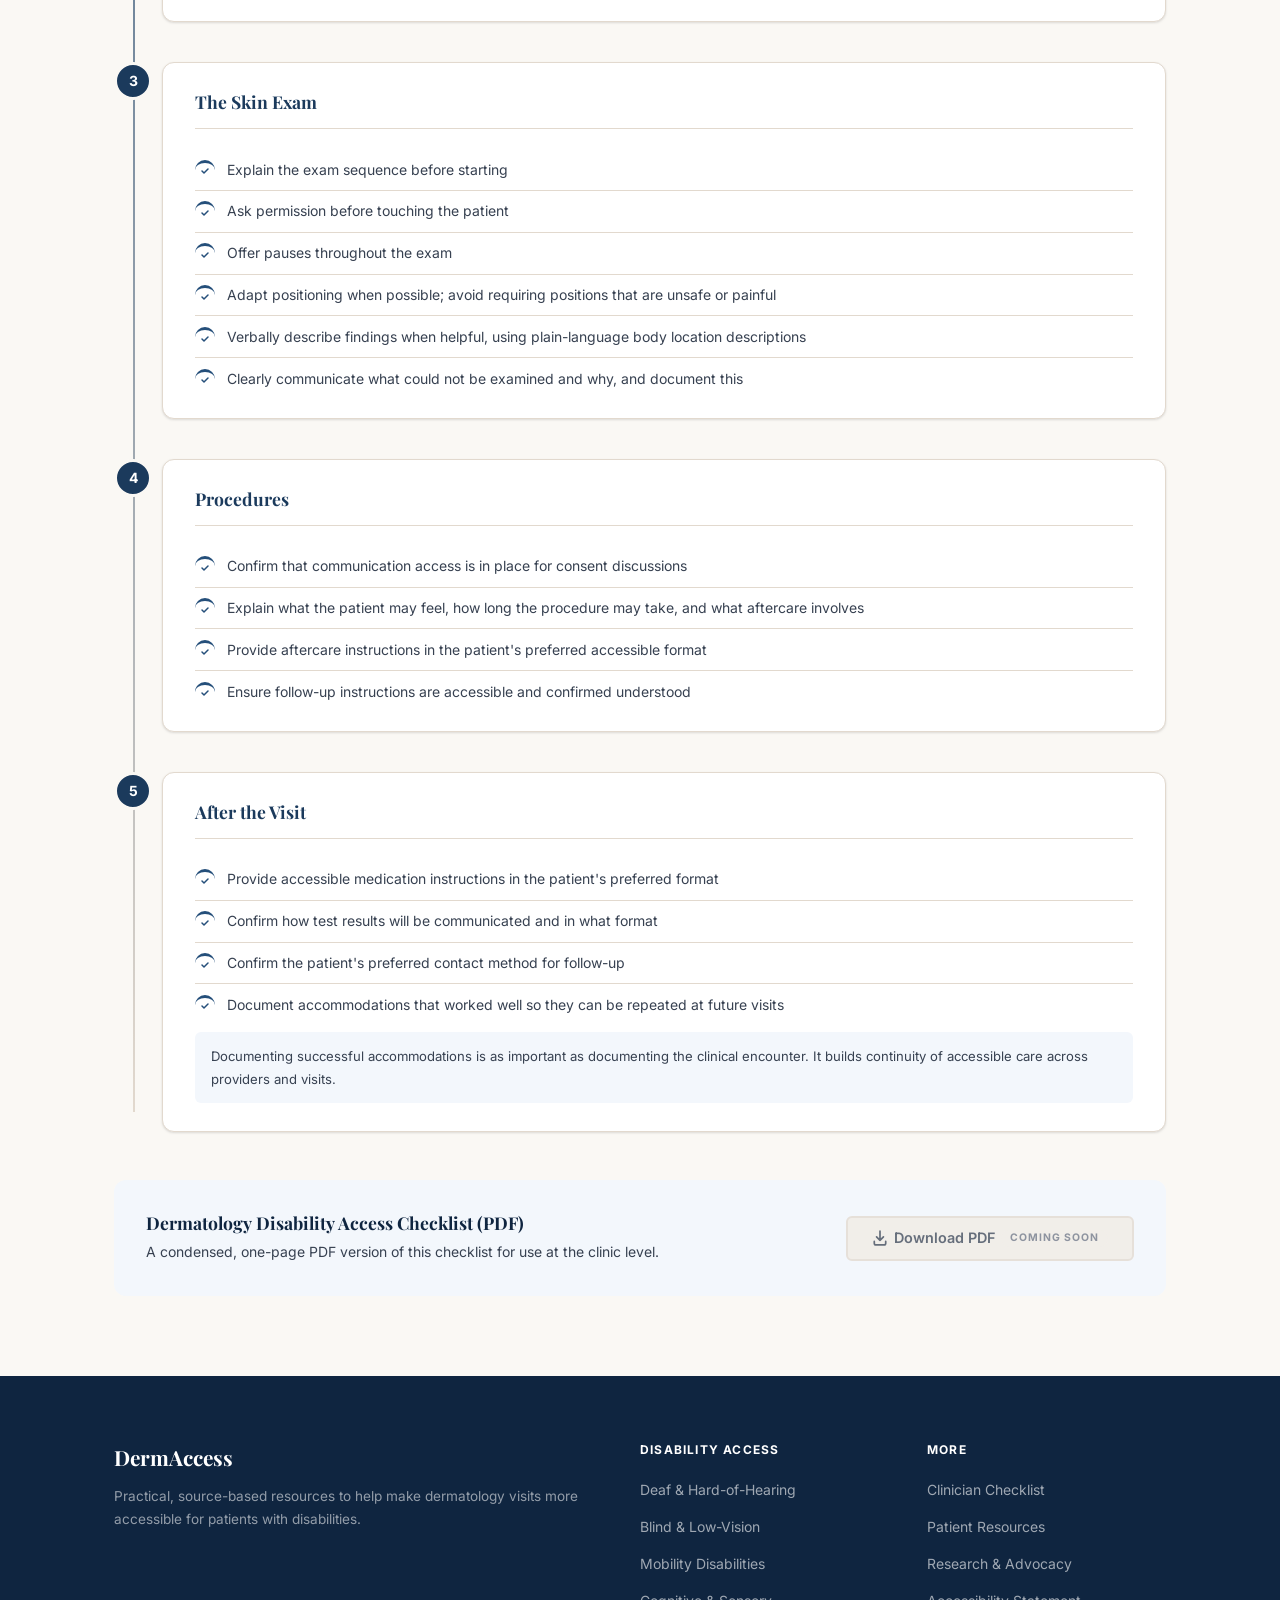
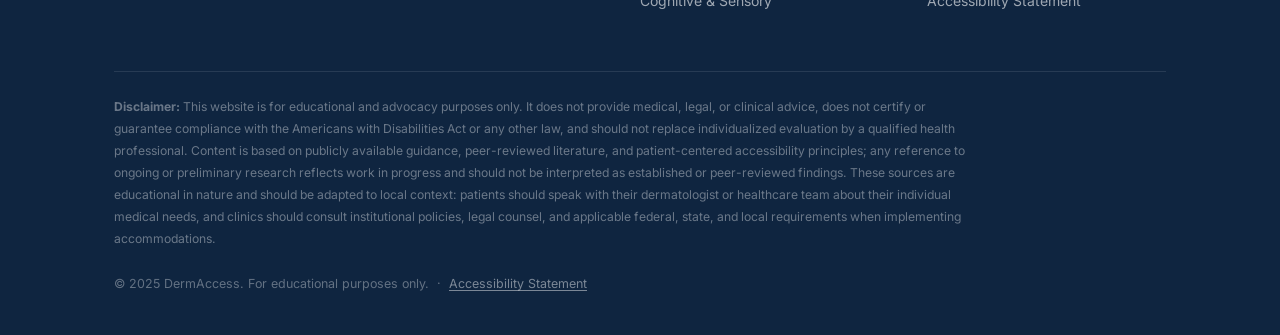
<file: clinician-checklist.html>
<!DOCTYPE html>
<html lang="en">
<head>
  <meta charset="UTF-8">
  <meta name="viewport" content="width=device-width, initial-scale=1.0">
  <meta name="description" content="A disability-inclusive dermatology visit checklist for clinicians covering scheduling, rooming, skin exam, procedures, and after-visit care.">
  <title>Clinician Disability Access Checklist — DermAccess</title>
  <link rel="preconnect" href="https://fonts.googleapis.com">
  <link rel="preconnect" href="https://fonts.gstatic.com" crossorigin>
  <link href="https://fonts.googleapis.com/css2?family=Playfair+Display:wght@400;700&family=Inter:wght@400;500;600;700&display=swap" rel="stylesheet">
  <link rel="stylesheet" href="css/style.css">
</head>
<body>

<a href="#main" class="skip-link">Skip to main content</a>

<header class="site-header">
  <div class="container">
    <nav class="nav-inner" aria-label="Main navigation">
      <a href="index.html" class="nav-logo" aria-label="DermAccess home">
        <span class="nav-logo-main">DermAccess</span>
        <span class="nav-logo-sub">Disability Access in Dermatology</span>
      </a>
      <button class="nav-toggle" aria-expanded="false" aria-controls="nav-links" aria-label="Toggle navigation">&#9776;</button>
      <ul class="nav-links" id="nav-links" role="list">
        <li><a href="index.html">Home</a></li>
        <li class="nav-dropdown">
          <button class="nav-dropdown-btn" aria-haspopup="true" aria-expanded="false">
            Disability Access
            <svg class="chevron-icon" viewBox="0 0 12 12" fill="none" aria-hidden="true"><path d="M2 4l4 4 4-4" stroke="currentColor" stroke-width="1.5" stroke-linecap="round" stroke-linejoin="round"/></svg>
          </button>
          <ul class="nav-dropdown-menu" role="list">
            <li><a href="deaf-hoh.html">Deaf &amp; Hard-of-Hearing</a></li>
            <li><a href="blind-low-vision.html">Blind &amp; Low-Vision</a></li>
            <li><a href="mobility.html">Mobility Disabilities</a></li>
            <li><a href="cognitive-sensory.html">Cognitive &amp; Sensory</a></li>
          </ul>
        </li>
        <li><a href="clinician-checklist.html" class="active">For Clinicians</a></li>
        <li><a href="patient-resources.html">Resources</a></li>
        <li><a href="research-advocacy.html">Research &amp; Advocacy</a></li>
      </ul>
    </nav>
  </div>
</header>

<div class="page-hero">
  <div class="container">
    <nav class="breadcrumb" aria-label="Breadcrumb">
      <a href="index.html">Home</a>
      <span class="breadcrumb-sep" aria-hidden="true">›</span>
      <span class="breadcrumb-current" aria-current="page">For Clinicians</span>
    </nav>
    <h1>Disability-Inclusive Dermatology Visit Checklist</h1>
    <p class="page-hero-intro">This checklist is an educational tool for dermatology clinics, students, and care teams. It is not a legal compliance document or a substitute for institutional policy. It is designed to help teams think through common access barriers before, during, and after dermatology visits.</p>
  </div>
</div>

<nav class="section-nav" aria-label="Page sections">
  <div class="container">
    <div class="section-nav-inner">
      <a href="#before" class="section-nav-link">Before the Visit</a>
      <a href="#rooming" class="section-nav-link">Rooming</a>
      <a href="#exam" class="section-nav-link">Skin Exam</a>
      <a href="#procedures" class="section-nav-link">Procedures</a>
      <a href="#after" class="section-nav-link">After the Visit</a>
    </div>
  </div>
</nav>

<main id="main">

  <section class="section" aria-labelledby="checklist-intro-heading">
    <div class="container">
      <div style="display:flex; justify-content:space-between; align-items:flex-start; flex-wrap:wrap; gap:1.5rem; margin-bottom:3rem;">
        <div>
          <span class="section-tag">Clinician Resource</span>
          <h2 id="checklist-intro-heading">Before, During &amp; After the Visit</h2>
          <p style="color:var(--text-medium); max-width:540px; margin-top:0.5rem;">Use this checklist as a starting point for building an accessible practice. Disability access is not a one-time fix — it is an ongoing process of asking, listening, and adapting.</p>
        </div>
        <div style="flex-shrink:0; padding-top:1rem;">
          <span class="btn btn-ghost btn-sm" style="display:inline-flex; align-items:center; gap:6px;">
            <svg width="14" height="14" viewBox="0 0 14 14" fill="none" aria-hidden="true"><path d="M7 1v8M4 6l3 3 3-3M2 10v1.5A1.5 1.5 0 003.5 13h7a1.5 1.5 0 001.5-1.5V10" stroke="currentColor" stroke-width="1.5" stroke-linecap="round" stroke-linejoin="round"/></svg>
            Download PDF
            <span class="badge-soon">Coming Soon</span>
          </span>
        </div>
      </div>

      <!-- TIMELINE -->
      <div class="timeline">

        <!-- BEFORE -->
        <div class="timeline-item" id="before">
          <div class="timeline-marker" aria-hidden="true">1</div>
          <div class="timeline-content">
            <h3>Before the Visit — Scheduling</h3>
            <ul class="checklist" role="list">
              <li>
                <span class="check-dot checklist-box--blue" aria-hidden="true"><svg width="10" height="10" viewBox="0 0 10 10" fill="none"><path d="M2 5l2 2 4-4" stroke="#254F7A" stroke-width="1.5" stroke-linecap="round" stroke-linejoin="round"/></svg></span>
                Ask whether the patient needs accommodations at the time of scheduling
              </li>
              <li>
                <span class="check-dot checklist-box--blue" aria-hidden="true"><svg width="10" height="10" viewBox="0 0 10 10" fill="none"><path d="M2 5l2 2 4-4" stroke="#254F7A" stroke-width="1.5" stroke-linecap="round" stroke-linejoin="round"/></svg></span>
                Document preferred communication method in the chart
              </li>
              <li>
                <span class="check-dot checklist-box--blue" aria-hidden="true"><svg width="10" height="10" viewBox="0 0 10 10" fill="none"><path d="M2 5l2 2 4-4" stroke="#254F7A" stroke-width="1.5" stroke-linecap="round" stroke-linejoin="round"/></svg></span>
                Arrange interpreter, captioning, accessible forms, or other aids when needed — before the appointment
              </li>
              <li>
                <span class="check-dot checklist-box--blue" aria-hidden="true"><svg width="10" height="10" viewBox="0 0 10 10" fill="none"><path d="M2 5l2 2 4-4" stroke="#254F7A" stroke-width="1.5" stroke-linecap="round" stroke-linejoin="round"/></svg></span>
                Ask whether mobility equipment, transfer assistance, or extra room space is needed
              </li>
              <li>
                <span class="check-dot checklist-box--blue" aria-hidden="true"><svg width="10" height="10" viewBox="0 0 10 10" fill="none"><path d="M2 5l2 2 4-4" stroke="#254F7A" stroke-width="1.5" stroke-linecap="round" stroke-linejoin="round"/></svg></span>
                Ask whether the patient prefers instructions in large print, plain text, accessible PDF, or another format
              </li>
            </ul>
            <div class="timeline-note">
              <strong>Why this matters:</strong> ADA effective communication guidance emphasizes that the obligation to provide access arises when a need is identified — not after the appointment has already begun.
            </div>
          </div>
        </div>

        <!-- ROOMING -->
        <div class="timeline-item" id="rooming">
          <div class="timeline-marker" aria-hidden="true">2</div>
          <div class="timeline-content">
            <h3>Rooming the Patient</h3>
            <ul class="checklist" role="list">
              <li>
                <span class="check-dot checklist-box--blue" aria-hidden="true"><svg width="10" height="10" viewBox="0 0 10 10" fill="none"><path d="M2 5l2 2 4-4" stroke="#254F7A" stroke-width="1.5" stroke-linecap="round" stroke-linejoin="round"/></svg></span>
                Confirm communication preferences when the patient arrives
              </li>
              <li>
                <span class="check-dot checklist-box--blue" aria-hidden="true"><svg width="10" height="10" viewBox="0 0 10 10" fill="none"><path d="M2 5l2 2 4-4" stroke="#254F7A" stroke-width="1.5" stroke-linecap="round" stroke-linejoin="round"/></svg></span>
                Face the patient when speaking — not the chart or the companion
              </li>
              <li>
                <span class="check-dot checklist-box--blue" aria-hidden="true"><svg width="10" height="10" viewBox="0 0 10 10" fill="none"><path d="M2 5l2 2 4-4" stroke="#254F7A" stroke-width="1.5" stroke-linecap="round" stroke-linejoin="round"/></svg></span>
                Speak to the patient directly, not only to a companion or caregiver
              </li>
              <li>
                <span class="check-dot checklist-box--blue" aria-hidden="true"><svg width="10" height="10" viewBox="0 0 10 10" fill="none"><path d="M2 5l2 2 4-4" stroke="#254F7A" stroke-width="1.5" stroke-linecap="round" stroke-linejoin="round"/></svg></span>
                Confirm whether the patient wants a caregiver or support person present during the exam
              </li>
              <li>
                <span class="check-dot checklist-box--blue" aria-hidden="true"><svg width="10" height="10" viewBox="0 0 10 10" fill="none"><path d="M2 5l2 2 4-4" stroke="#254F7A" stroke-width="1.5" stroke-linecap="round" stroke-linejoin="round"/></svg></span>
                Ask before moving mobility devices, canes, walkers, service animals, or personal items
              </li>
              <li>
                <span class="check-dot checklist-box--blue" aria-hidden="true"><svg width="10" height="10" viewBox="0 0 10 10" fill="none"><path d="M2 5l2 2 4-4" stroke="#254F7A" stroke-width="1.5" stroke-linecap="round" stroke-linejoin="round"/></svg></span>
                Explain gowning and draping options, and offer alternatives where possible
              </li>
            </ul>
          </div>
        </div>

        <!-- EXAM -->
        <div class="timeline-item" id="exam">
          <div class="timeline-marker" aria-hidden="true">3</div>
          <div class="timeline-content">
            <h3>The Skin Exam</h3>
            <ul class="checklist" role="list">
              <li>
                <span class="check-dot checklist-box--blue" aria-hidden="true"><svg width="10" height="10" viewBox="0 0 10 10" fill="none"><path d="M2 5l2 2 4-4" stroke="#254F7A" stroke-width="1.5" stroke-linecap="round" stroke-linejoin="round"/></svg></span>
                Explain the exam sequence before starting
              </li>
              <li>
                <span class="check-dot checklist-box--blue" aria-hidden="true"><svg width="10" height="10" viewBox="0 0 10 10" fill="none"><path d="M2 5l2 2 4-4" stroke="#254F7A" stroke-width="1.5" stroke-linecap="round" stroke-linejoin="round"/></svg></span>
                Ask permission before touching the patient
              </li>
              <li>
                <span class="check-dot checklist-box--blue" aria-hidden="true"><svg width="10" height="10" viewBox="0 0 10 10" fill="none"><path d="M2 5l2 2 4-4" stroke="#254F7A" stroke-width="1.5" stroke-linecap="round" stroke-linejoin="round"/></svg></span>
                Offer pauses throughout the exam
              </li>
              <li>
                <span class="check-dot checklist-box--blue" aria-hidden="true"><svg width="10" height="10" viewBox="0 0 10 10" fill="none"><path d="M2 5l2 2 4-4" stroke="#254F7A" stroke-width="1.5" stroke-linecap="round" stroke-linejoin="round"/></svg></span>
                Adapt positioning when possible; avoid requiring positions that are unsafe or painful
              </li>
              <li>
                <span class="check-dot checklist-box--blue" aria-hidden="true"><svg width="10" height="10" viewBox="0 0 10 10" fill="none"><path d="M2 5l2 2 4-4" stroke="#254F7A" stroke-width="1.5" stroke-linecap="round" stroke-linejoin="round"/></svg></span>
                Verbally describe findings when helpful, using plain-language body location descriptions
              </li>
              <li>
                <span class="check-dot checklist-box--blue" aria-hidden="true"><svg width="10" height="10" viewBox="0 0 10 10" fill="none"><path d="M2 5l2 2 4-4" stroke="#254F7A" stroke-width="1.5" stroke-linecap="round" stroke-linejoin="round"/></svg></span>
                Clearly communicate what could not be examined and why, and document this
              </li>
            </ul>
          </div>
        </div>

        <!-- PROCEDURES -->
        <div class="timeline-item" id="procedures">
          <div class="timeline-marker" aria-hidden="true">4</div>
          <div class="timeline-content">
            <h3>Procedures</h3>
            <ul class="checklist" role="list">
              <li>
                <span class="check-dot checklist-box--blue" aria-hidden="true"><svg width="10" height="10" viewBox="0 0 10 10" fill="none"><path d="M2 5l2 2 4-4" stroke="#254F7A" stroke-width="1.5" stroke-linecap="round" stroke-linejoin="round"/></svg></span>
                Confirm that communication access is in place for consent discussions
              </li>
              <li>
                <span class="check-dot checklist-box--blue" aria-hidden="true"><svg width="10" height="10" viewBox="0 0 10 10" fill="none"><path d="M2 5l2 2 4-4" stroke="#254F7A" stroke-width="1.5" stroke-linecap="round" stroke-linejoin="round"/></svg></span>
                Explain what the patient may feel, how long the procedure may take, and what aftercare involves
              </li>
              <li>
                <span class="check-dot checklist-box--blue" aria-hidden="true"><svg width="10" height="10" viewBox="0 0 10 10" fill="none"><path d="M2 5l2 2 4-4" stroke="#254F7A" stroke-width="1.5" stroke-linecap="round" stroke-linejoin="round"/></svg></span>
                Provide aftercare instructions in the patient's preferred accessible format
              </li>
              <li>
                <span class="check-dot checklist-box--blue" aria-hidden="true"><svg width="10" height="10" viewBox="0 0 10 10" fill="none"><path d="M2 5l2 2 4-4" stroke="#254F7A" stroke-width="1.5" stroke-linecap="round" stroke-linejoin="round"/></svg></span>
                Ensure follow-up instructions are accessible and confirmed understood
              </li>
            </ul>
          </div>
        </div>

        <!-- AFTER -->
        <div class="timeline-item" id="after">
          <div class="timeline-marker" aria-hidden="true">5</div>
          <div class="timeline-content">
            <h3>After the Visit</h3>
            <ul class="checklist" role="list">
              <li>
                <span class="check-dot checklist-box--blue" aria-hidden="true"><svg width="10" height="10" viewBox="0 0 10 10" fill="none"><path d="M2 5l2 2 4-4" stroke="#254F7A" stroke-width="1.5" stroke-linecap="round" stroke-linejoin="round"/></svg></span>
                Provide accessible medication instructions in the patient's preferred format
              </li>
              <li>
                <span class="check-dot checklist-box--blue" aria-hidden="true"><svg width="10" height="10" viewBox="0 0 10 10" fill="none"><path d="M2 5l2 2 4-4" stroke="#254F7A" stroke-width="1.5" stroke-linecap="round" stroke-linejoin="round"/></svg></span>
                Confirm how test results will be communicated and in what format
              </li>
              <li>
                <span class="check-dot checklist-box--blue" aria-hidden="true"><svg width="10" height="10" viewBox="0 0 10 10" fill="none"><path d="M2 5l2 2 4-4" stroke="#254F7A" stroke-width="1.5" stroke-linecap="round" stroke-linejoin="round"/></svg></span>
                Confirm the patient's preferred contact method for follow-up
              </li>
              <li>
                <span class="check-dot checklist-box--blue" aria-hidden="true"><svg width="10" height="10" viewBox="0 0 10 10" fill="none"><path d="M2 5l2 2 4-4" stroke="#254F7A" stroke-width="1.5" stroke-linecap="round" stroke-linejoin="round"/></svg></span>
                Document accommodations that worked well so they can be repeated at future visits
              </li>
            </ul>
            <div class="timeline-note">
              Documenting successful accommodations is as important as documenting the clinical encounter. It builds continuity of accessible care across providers and visits.
            </div>
          </div>
        </div>

      </div><!-- end timeline -->

      <!-- DOWNLOAD CTA -->
      <div style="background:var(--blue-50); border-radius:var(--radius-md); padding:2rem; margin-top:3rem; display:flex; align-items:center; justify-content:space-between; flex-wrap:wrap; gap:1.5rem;">
        <div>
          <h3 style="font-size:1.1rem; margin-bottom:0.4rem;">Dermatology Disability Access Checklist (PDF)</h3>
          <p style="color:var(--text-medium); font-size:0.875rem; margin:0;">A condensed, one-page PDF version of this checklist for use at the clinic level.</p>
        </div>
        <span class="btn btn-ghost" style="display:inline-flex; align-items:center; gap:6px; flex-shrink:0;">
          <svg width="16" height="16" viewBox="0 0 14 14" fill="none" aria-hidden="true"><path d="M7 1v8M4 6l3 3 3-3M2 10v1.5A1.5 1.5 0 003.5 13h7a1.5 1.5 0 001.5-1.5V10" stroke="currentColor" stroke-width="1.5" stroke-linecap="round" stroke-linejoin="round"/></svg>
          Download PDF
          <span class="badge-soon">Coming Soon</span>
        </span>
      </div>

    </div>
  </section>

</main>

<footer class="site-footer" role="contentinfo">
  <div class="container">
    <div class="footer-grid">
      <div>
        <span class="footer-brand-name">DermAccess</span>
        <p class="footer-tagline">Practical, source-based resources to help make dermatology visits more accessible for patients with disabilities.</p>
      </div>
      <div>
        <span class="footer-heading">Disability Access</span>
        <ul class="footer-links">
          <li><a href="deaf-hoh.html">Deaf &amp; Hard-of-Hearing</a></li>
          <li><a href="blind-low-vision.html">Blind &amp; Low-Vision</a></li>
          <li><a href="mobility.html">Mobility Disabilities</a></li>
          <li><a href="cognitive-sensory.html">Cognitive &amp; Sensory</a></li>
        </ul>
      </div>
      <div>
        <span class="footer-heading">More</span>
        <ul class="footer-links">
          <li><a href="clinician-checklist.html">Clinician Checklist</a></li>
          <li><a href="patient-resources.html">Patient Resources</a></li>
          <li><a href="research-advocacy.html">Research &amp; Advocacy</a></li>
          <li><a href="accessibility.html">Accessibility Statement</a></li>
        </ul>
      </div>
    </div>
    <hr class="footer-divider">
    <p class="footer-disclaimer"><strong>Disclaimer:</strong> This website is for educational and advocacy purposes only. It does not provide medical, legal, or clinical advice, does not certify or guarantee compliance with the Americans with Disabilities Act or any other law, and should not replace individualized evaluation by a qualified health professional. Content is based on publicly available guidance, peer-reviewed literature, and patient-centered accessibility principles; any reference to ongoing or preliminary research reflects work in progress and should not be interpreted as established or peer-reviewed findings. These sources are educational in nature and should be adapted to local context: patients should speak with their dermatologist or healthcare team about their individual medical needs, and clinics should consult institutional policies, legal counsel, and applicable federal, state, and local requirements when implementing accommodations.</p>
    <p class="footer-copy">&copy; 2025 DermAccess. For educational purposes only. &nbsp;&middot;&nbsp; <a href="accessibility.html" style="color:rgba(255,255,255,0.45);">Accessibility Statement</a></p>
  </div>
</footer>

<script>
  const toggle = document.querySelector('.nav-toggle');
  const navLinks = document.getElementById('nav-links');
  toggle.addEventListener('click', () => {
    const open = navLinks.classList.toggle('is-open');
    toggle.setAttribute('aria-expanded', open);
  });
  document.querySelectorAll('.nav-dropdown-btn').forEach(btn => {
    btn.addEventListener('click', () => {
      const dropdown = btn.closest('.nav-dropdown');
      const open = dropdown.classList.toggle('is-open');
      btn.setAttribute('aria-expanded', open);
    });
  });
</script>

</body>
</html>
</file>
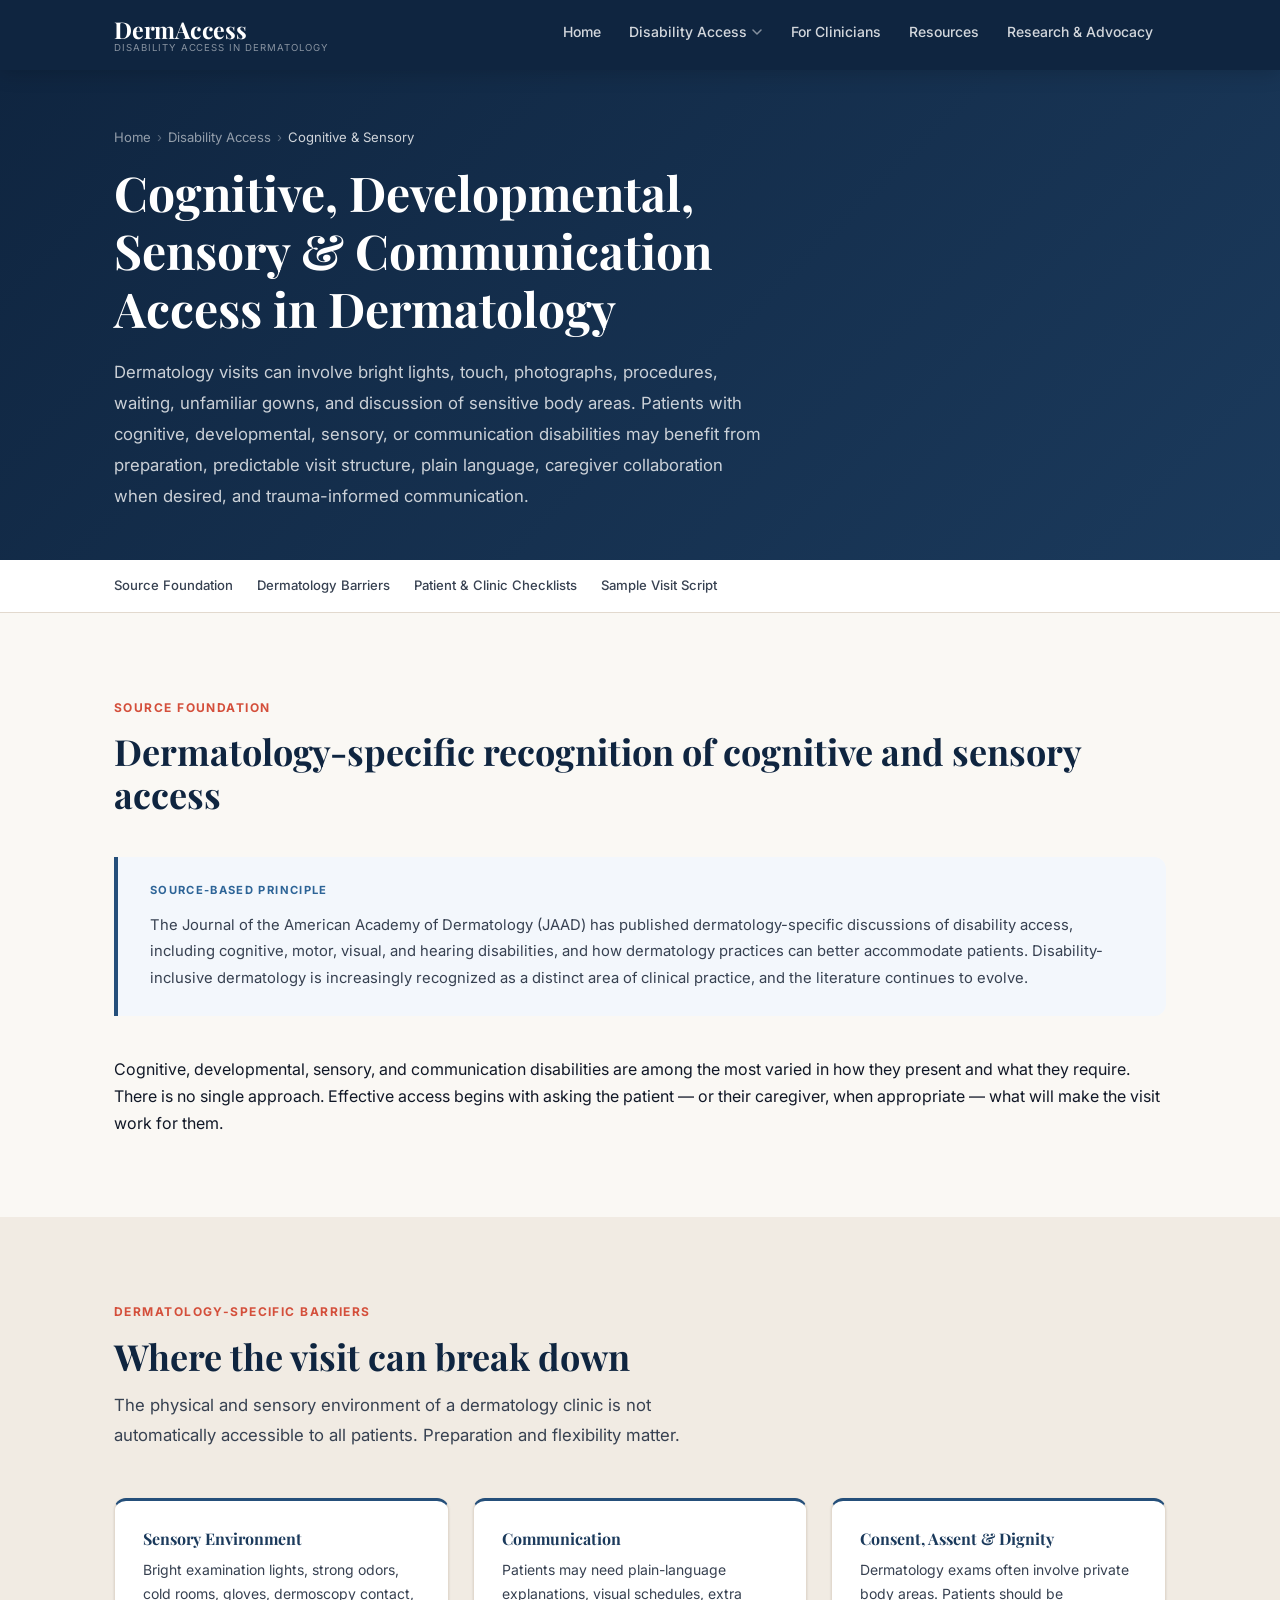
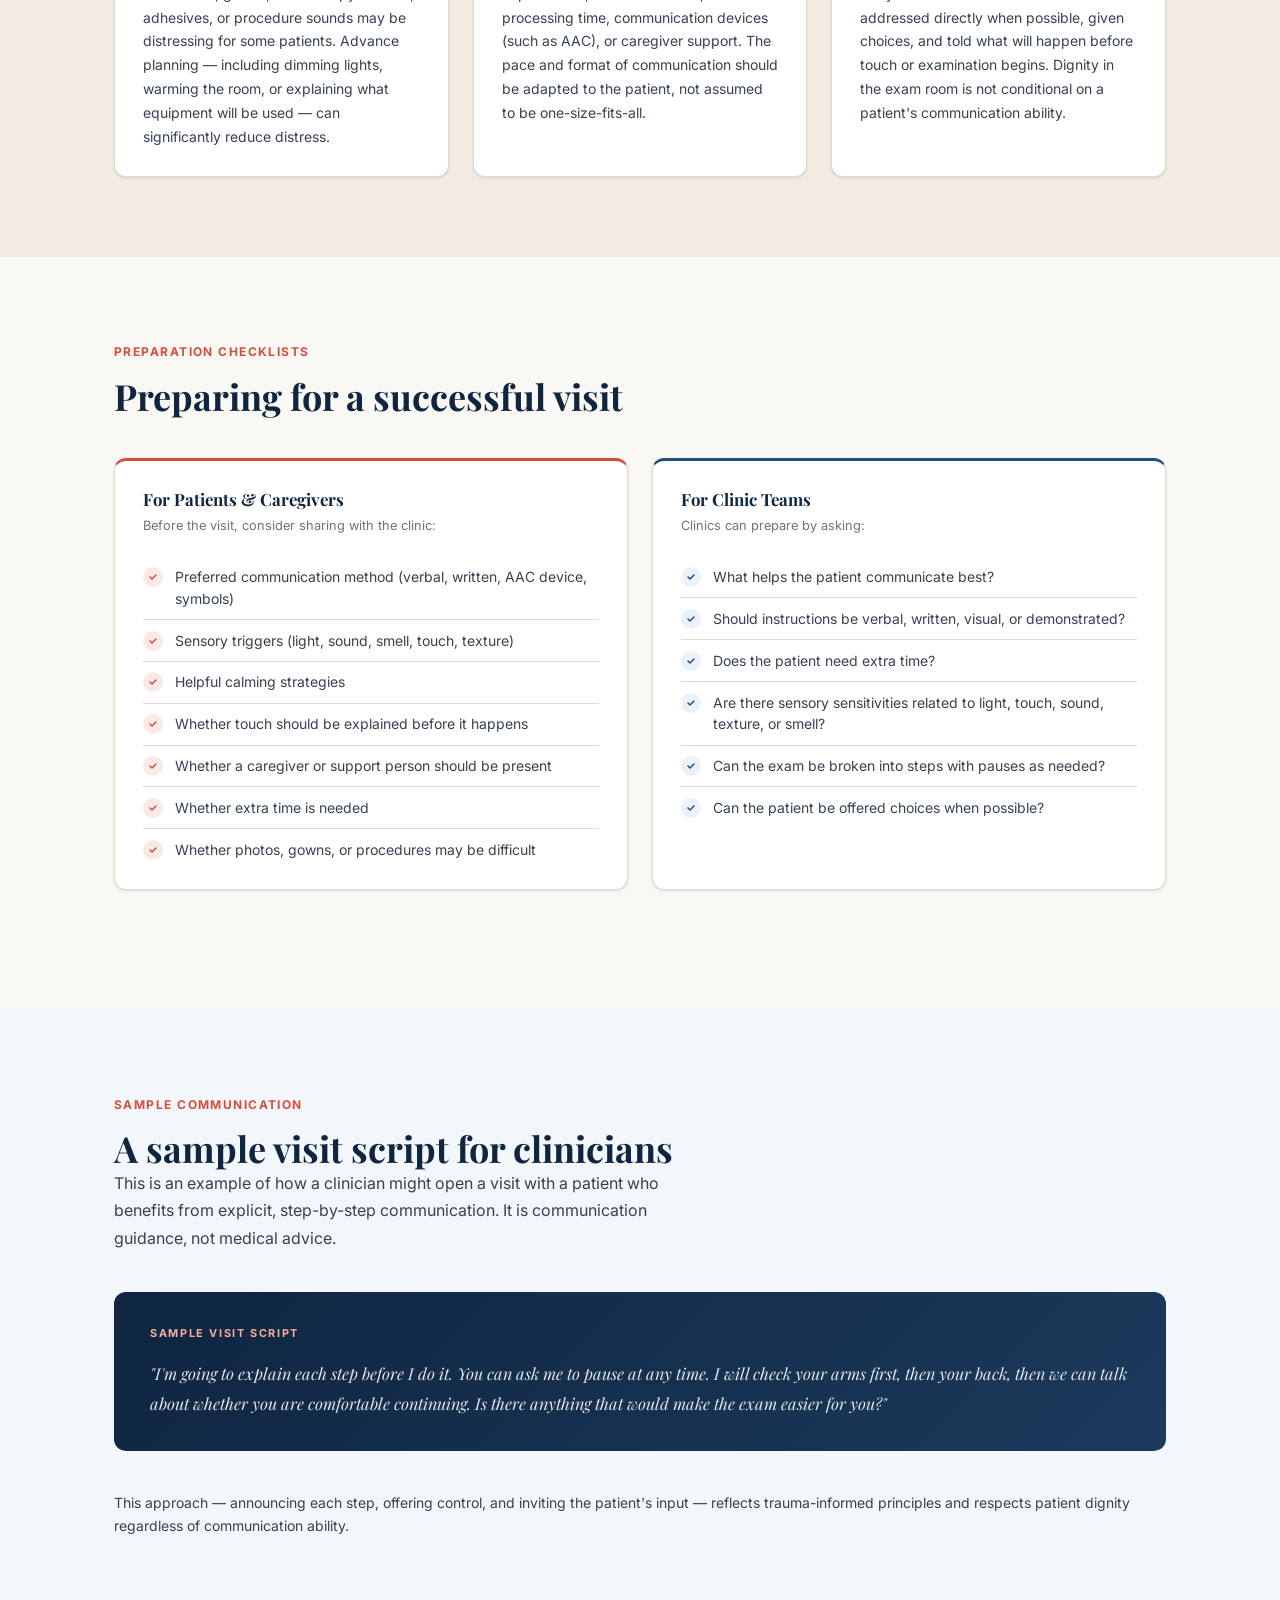
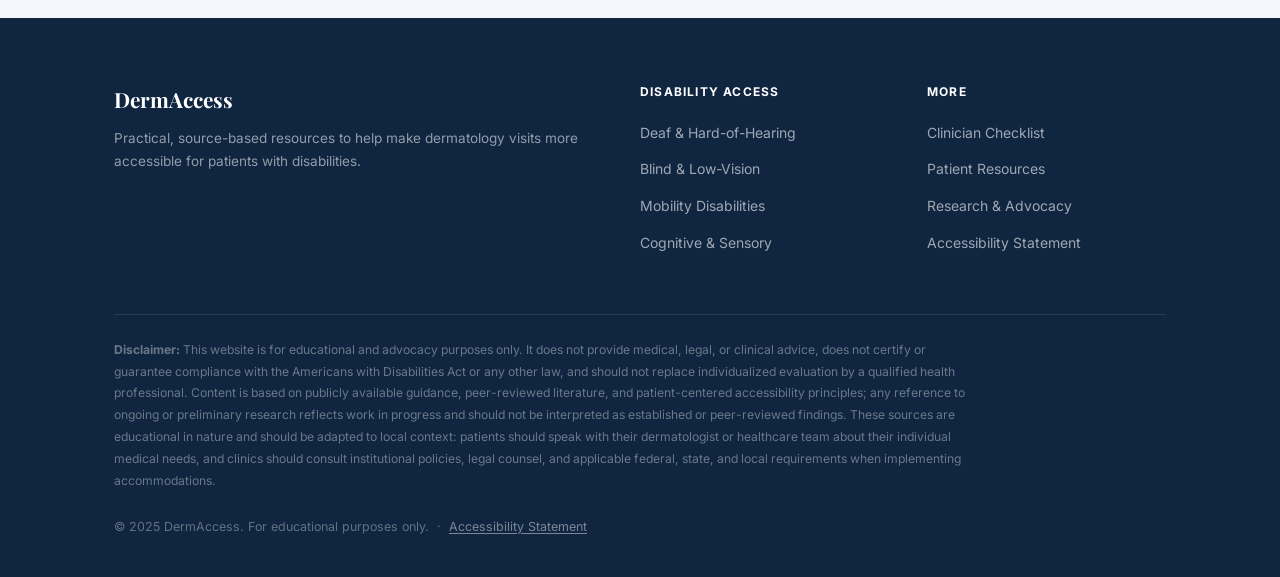
<file: cognitive-sensory.html>
<!DOCTYPE html>
<html lang="en">
<head>
  <meta charset="UTF-8">
  <meta name="viewport" content="width=device-width, initial-scale=1.0">
  <meta name="description" content="Plain language, sensory-aware environments, visit preparation, and trauma-informed communication for patients with cognitive, developmental, or sensory disabilities in dermatology.">
  <title>Cognitive, Developmental &amp; Sensory Access in Dermatology — DermAccess</title>
  <link rel="preconnect" href="https://fonts.googleapis.com">
  <link rel="preconnect" href="https://fonts.gstatic.com" crossorigin>
  <link href="https://fonts.googleapis.com/css2?family=Playfair+Display:wght@400;700&family=Inter:wght@400;500;600;700&display=swap" rel="stylesheet">
  <link rel="stylesheet" href="css/style.css">
</head>
<body>

<a href="#main" class="skip-link">Skip to main content</a>

<header class="site-header">
  <div class="container">
    <nav class="nav-inner" aria-label="Main navigation">
      <a href="index.html" class="nav-logo" aria-label="DermAccess home">
        <span class="nav-logo-main">DermAccess</span>
        <span class="nav-logo-sub">Disability Access in Dermatology</span>
      </a>
      <button class="nav-toggle" aria-expanded="false" aria-controls="nav-links" aria-label="Toggle navigation">&#9776;</button>
      <ul class="nav-links" id="nav-links" role="list">
        <li><a href="index.html">Home</a></li>
        <li class="nav-dropdown">
          <button class="nav-dropdown-btn" aria-haspopup="true" aria-expanded="false">
            Disability Access
            <svg class="chevron-icon" viewBox="0 0 12 12" fill="none" aria-hidden="true"><path d="M2 4l4 4 4-4" stroke="currentColor" stroke-width="1.5" stroke-linecap="round" stroke-linejoin="round"/></svg>
          </button>
          <ul class="nav-dropdown-menu" role="list">
            <li><a href="deaf-hoh.html">Deaf &amp; Hard-of-Hearing</a></li>
            <li><a href="blind-low-vision.html">Blind &amp; Low-Vision</a></li>
            <li><a href="mobility.html">Mobility Disabilities</a></li>
            <li><a href="cognitive-sensory.html" class="active">Cognitive &amp; Sensory</a></li>
          </ul>
        </li>
        <li><a href="clinician-checklist.html">For Clinicians</a></li>
        <li><a href="patient-resources.html">Resources</a></li>
        <li><a href="research-advocacy.html">Research &amp; Advocacy</a></li>
      </ul>
    </nav>
  </div>
</header>

<div class="page-hero">
  <div class="container">
    <nav class="breadcrumb" aria-label="Breadcrumb">
      <a href="index.html">Home</a>
      <span class="breadcrumb-sep" aria-hidden="true">›</span>
      <a href="index.html#topics">Disability Access</a>
      <span class="breadcrumb-sep" aria-hidden="true">›</span>
      <span class="breadcrumb-current" aria-current="page">Cognitive &amp; Sensory</span>
    </nav>
    <h1>Cognitive, Developmental, Sensory &amp; Communication Access in Dermatology</h1>
    <p class="page-hero-intro">Dermatology visits can involve bright lights, touch, photographs, procedures, waiting, unfamiliar gowns, and discussion of sensitive body areas. Patients with cognitive, developmental, sensory, or communication disabilities may benefit from preparation, predictable visit structure, plain language, caregiver collaboration when desired, and trauma-informed communication.</p>
  </div>
</div>

<nav class="section-nav" aria-label="Page sections">
  <div class="container">
    <div class="section-nav-inner">
      <a href="#foundation" class="section-nav-link">Source Foundation</a>
      <a href="#barriers" class="section-nav-link">Dermatology Barriers</a>
      <a href="#checklists" class="section-nav-link">Patient &amp; Clinic Checklists</a>
      <a href="#script" class="section-nav-link">Sample Visit Script</a>
    </div>
  </div>
</nav>

<main id="main">

  <!-- FOUNDATION -->
  <section class="section" id="foundation" aria-labelledby="foundation-heading">
    <div class="container">
      <span class="section-tag">Source Foundation</span>
      <h2 id="foundation-heading">Dermatology-specific recognition of cognitive and sensory access</h2>
      <div class="callout">
        <div class="callout-label">Source-Based Principle</div>
        <p>The Journal of the American Academy of Dermatology (JAAD) has published dermatology-specific discussions of disability access, including cognitive, motor, visual, and hearing disabilities, and how dermatology practices can better accommodate patients. Disability-inclusive dermatology is increasingly recognized as a distinct area of clinical practice, and the literature continues to evolve.</p>
      </div>
      <p>Cognitive, developmental, sensory, and communication disabilities are among the most varied in how they present and what they require. There is no single approach. Effective access begins with asking the patient — or their caregiver, when appropriate — what will make the visit work for them.</p>
    </div>
  </section>

  <!-- BARRIERS -->
  <section class="section bg-warm" id="barriers" aria-labelledby="barriers-heading">
    <div class="container">
      <span class="section-tag">Dermatology-Specific Barriers</span>
      <h2 id="barriers-heading">Where the visit can break down</h2>
      <p class="section-intro">The physical and sensory environment of a dermatology clinic is not automatically accessible to all patients. Preparation and flexibility matter.</p>
      <div class="barriers-grid">
        <div class="barrier-card">
          <h3>Sensory Environment</h3>
          <p>Bright examination lights, strong odors, cold rooms, gloves, dermoscopy contact, adhesives, or procedure sounds may be distressing for some patients. Advance planning — including dimming lights, warming the room, or explaining what equipment will be used — can significantly reduce distress.</p>
        </div>
        <div class="barrier-card">
          <h3>Communication</h3>
          <p>Patients may need plain-language explanations, visual schedules, extra processing time, communication devices (such as AAC), or caregiver support. The pace and format of communication should be adapted to the patient, not assumed to be one-size-fits-all.</p>
        </div>
        <div class="barrier-card">
          <h3>Consent, Assent &amp; Dignity</h3>
          <p>Dermatology exams often involve private body areas. Patients should be addressed directly when possible, given choices, and told what will happen before touch or examination begins. Dignity in the exam room is not conditional on a patient's communication ability.</p>
        </div>
      </div>
    </div>
  </section>

  <!-- CHECKLISTS -->
  <section class="section" id="checklists" aria-labelledby="checklists-heading">
    <div class="container">
      <span class="section-tag">Preparation Checklists</span>
      <h2 id="checklists-heading">Preparing for a successful visit</h2>
      <div class="checklist-grid">
        <div class="checklist-box checklist-box--coral">
          <h3>For Patients &amp; Caregivers</h3>
          <span class="checklist-sub">Before the visit, consider sharing with the clinic:</span>
          <ul class="checklist" role="list">
            <li>
              <span class="check-dot" aria-hidden="true"><svg width="10" height="10" viewBox="0 0 10 10" fill="none"><path d="M2 5l2 2 4-4" stroke="#D44F3B" stroke-width="1.5" stroke-linecap="round" stroke-linejoin="round"/></svg></span>
              Preferred communication method (verbal, written, AAC device, symbols)
            </li>
            <li>
              <span class="check-dot" aria-hidden="true"><svg width="10" height="10" viewBox="0 0 10 10" fill="none"><path d="M2 5l2 2 4-4" stroke="#D44F3B" stroke-width="1.5" stroke-linecap="round" stroke-linejoin="round"/></svg></span>
              Sensory triggers (light, sound, smell, touch, texture)
            </li>
            <li>
              <span class="check-dot" aria-hidden="true"><svg width="10" height="10" viewBox="0 0 10 10" fill="none"><path d="M2 5l2 2 4-4" stroke="#D44F3B" stroke-width="1.5" stroke-linecap="round" stroke-linejoin="round"/></svg></span>
              Helpful calming strategies
            </li>
            <li>
              <span class="check-dot" aria-hidden="true"><svg width="10" height="10" viewBox="0 0 10 10" fill="none"><path d="M2 5l2 2 4-4" stroke="#D44F3B" stroke-width="1.5" stroke-linecap="round" stroke-linejoin="round"/></svg></span>
              Whether touch should be explained before it happens
            </li>
            <li>
              <span class="check-dot" aria-hidden="true"><svg width="10" height="10" viewBox="0 0 10 10" fill="none"><path d="M2 5l2 2 4-4" stroke="#D44F3B" stroke-width="1.5" stroke-linecap="round" stroke-linejoin="round"/></svg></span>
              Whether a caregiver or support person should be present
            </li>
            <li>
              <span class="check-dot" aria-hidden="true"><svg width="10" height="10" viewBox="0 0 10 10" fill="none"><path d="M2 5l2 2 4-4" stroke="#D44F3B" stroke-width="1.5" stroke-linecap="round" stroke-linejoin="round"/></svg></span>
              Whether extra time is needed
            </li>
            <li>
              <span class="check-dot" aria-hidden="true"><svg width="10" height="10" viewBox="0 0 10 10" fill="none"><path d="M2 5l2 2 4-4" stroke="#D44F3B" stroke-width="1.5" stroke-linecap="round" stroke-linejoin="round"/></svg></span>
              Whether photos, gowns, or procedures may be difficult
            </li>
          </ul>
        </div>
        <div class="checklist-box checklist-box--blue">
          <h3>For Clinic Teams</h3>
          <span class="checklist-sub">Clinics can prepare by asking:</span>
          <ul class="checklist" role="list">
            <li>
              <span class="check-dot" aria-hidden="true"><svg width="10" height="10" viewBox="0 0 10 10" fill="none"><path d="M2 5l2 2 4-4" stroke="#254F7A" stroke-width="1.5" stroke-linecap="round" stroke-linejoin="round"/></svg></span>
              What helps the patient communicate best?
            </li>
            <li>
              <span class="check-dot" aria-hidden="true"><svg width="10" height="10" viewBox="0 0 10 10" fill="none"><path d="M2 5l2 2 4-4" stroke="#254F7A" stroke-width="1.5" stroke-linecap="round" stroke-linejoin="round"/></svg></span>
              Should instructions be verbal, written, visual, or demonstrated?
            </li>
            <li>
              <span class="check-dot" aria-hidden="true"><svg width="10" height="10" viewBox="0 0 10 10" fill="none"><path d="M2 5l2 2 4-4" stroke="#254F7A" stroke-width="1.5" stroke-linecap="round" stroke-linejoin="round"/></svg></span>
              Does the patient need extra time?
            </li>
            <li>
              <span class="check-dot" aria-hidden="true"><svg width="10" height="10" viewBox="0 0 10 10" fill="none"><path d="M2 5l2 2 4-4" stroke="#254F7A" stroke-width="1.5" stroke-linecap="round" stroke-linejoin="round"/></svg></span>
              Are there sensory sensitivities related to light, touch, sound, texture, or smell?
            </li>
            <li>
              <span class="check-dot" aria-hidden="true"><svg width="10" height="10" viewBox="0 0 10 10" fill="none"><path d="M2 5l2 2 4-4" stroke="#254F7A" stroke-width="1.5" stroke-linecap="round" stroke-linejoin="round"/></svg></span>
              Can the exam be broken into steps with pauses as needed?
            </li>
            <li>
              <span class="check-dot" aria-hidden="true"><svg width="10" height="10" viewBox="0 0 10 10" fill="none"><path d="M2 5l2 2 4-4" stroke="#254F7A" stroke-width="1.5" stroke-linecap="round" stroke-linejoin="round"/></svg></span>
              Can the patient be offered choices when possible?
            </li>
          </ul>
        </div>
      </div>
    </div>
  </section>

  <!-- SCRIPT -->
  <section class="section bg-blue-light" id="script" aria-labelledby="script-heading">
    <div class="container">
      <span class="section-tag">Sample Communication</span>
      <h2 id="script-heading">A sample visit script for clinicians</h2>
      <p style="color:var(--text-medium); max-width:600px; margin-bottom:2rem;">This is an example of how a clinician might open a visit with a patient who benefits from explicit, step-by-step communication. It is communication guidance, not medical advice.</p>
      <div class="script-box">
        <span class="script-label">Sample Visit Script</span>
        <blockquote>
          "I'm going to explain each step before I do it. You can ask me to pause at any time. I will check your arms first, then your back, then we can talk about whether you are comfortable continuing. Is there anything that would make the exam easier for you?"
        </blockquote>
      </div>
      <p style="color:var(--text-medium); font-size:0.875rem; margin-top:1.5rem;">This approach — announcing each step, offering control, and inviting the patient's input — reflects trauma-informed principles and respects patient dignity regardless of communication ability.</p>
    </div>
  </section>

</main>

<footer class="site-footer" role="contentinfo">
  <div class="container">
    <div class="footer-grid">
      <div>
        <span class="footer-brand-name">DermAccess</span>
        <p class="footer-tagline">Practical, source-based resources to help make dermatology visits more accessible for patients with disabilities.</p>
      </div>
      <div>
        <span class="footer-heading">Disability Access</span>
        <ul class="footer-links">
          <li><a href="deaf-hoh.html">Deaf &amp; Hard-of-Hearing</a></li>
          <li><a href="blind-low-vision.html">Blind &amp; Low-Vision</a></li>
          <li><a href="mobility.html">Mobility Disabilities</a></li>
          <li><a href="cognitive-sensory.html">Cognitive &amp; Sensory</a></li>
        </ul>
      </div>
      <div>
        <span class="footer-heading">More</span>
        <ul class="footer-links">
          <li><a href="clinician-checklist.html">Clinician Checklist</a></li>
          <li><a href="patient-resources.html">Patient Resources</a></li>
          <li><a href="research-advocacy.html">Research &amp; Advocacy</a></li>
          <li><a href="accessibility.html">Accessibility Statement</a></li>
        </ul>
      </div>
    </div>
    <hr class="footer-divider">
    <p class="footer-disclaimer"><strong>Disclaimer:</strong> This website is for educational and advocacy purposes only. It does not provide medical, legal, or clinical advice, does not certify or guarantee compliance with the Americans with Disabilities Act or any other law, and should not replace individualized evaluation by a qualified health professional. Content is based on publicly available guidance, peer-reviewed literature, and patient-centered accessibility principles; any reference to ongoing or preliminary research reflects work in progress and should not be interpreted as established or peer-reviewed findings. These sources are educational in nature and should be adapted to local context: patients should speak with their dermatologist or healthcare team about their individual medical needs, and clinics should consult institutional policies, legal counsel, and applicable federal, state, and local requirements when implementing accommodations.</p>
    <p class="footer-copy">&copy; 2025 DermAccess. For educational purposes only. &nbsp;&middot;&nbsp; <a href="accessibility.html" style="color:rgba(255,255,255,0.45);">Accessibility Statement</a></p>
  </div>
</footer>

<script>
  const toggle = document.querySelector('.nav-toggle');
  const navLinks = document.getElementById('nav-links');
  toggle.addEventListener('click', () => {
    const open = navLinks.classList.toggle('is-open');
    toggle.setAttribute('aria-expanded', open);
  });
  document.querySelectorAll('.nav-dropdown-btn').forEach(btn => {
    btn.addEventListener('click', () => {
      const dropdown = btn.closest('.nav-dropdown');
      const open = dropdown.classList.toggle('is-open');
      btn.setAttribute('aria-expanded', open);
    });
  });
</script>

</body>
</html>
</file>
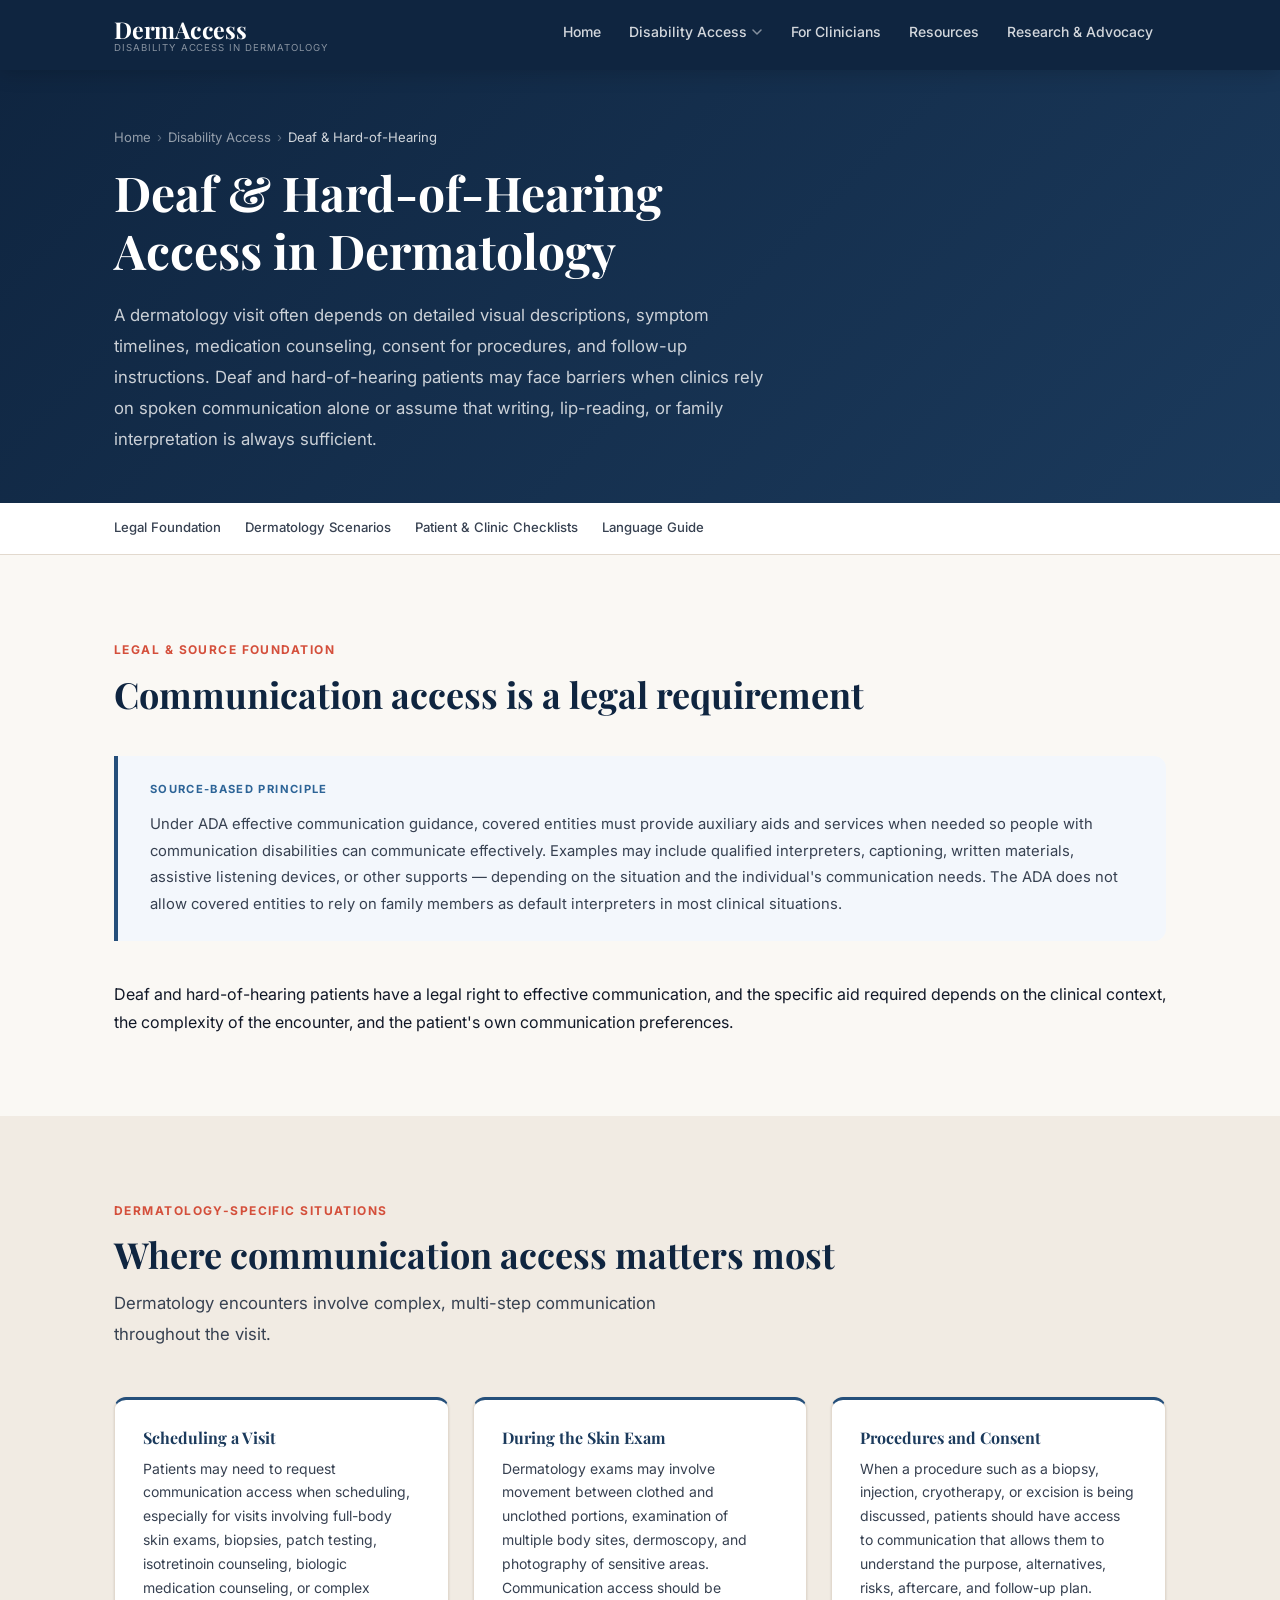
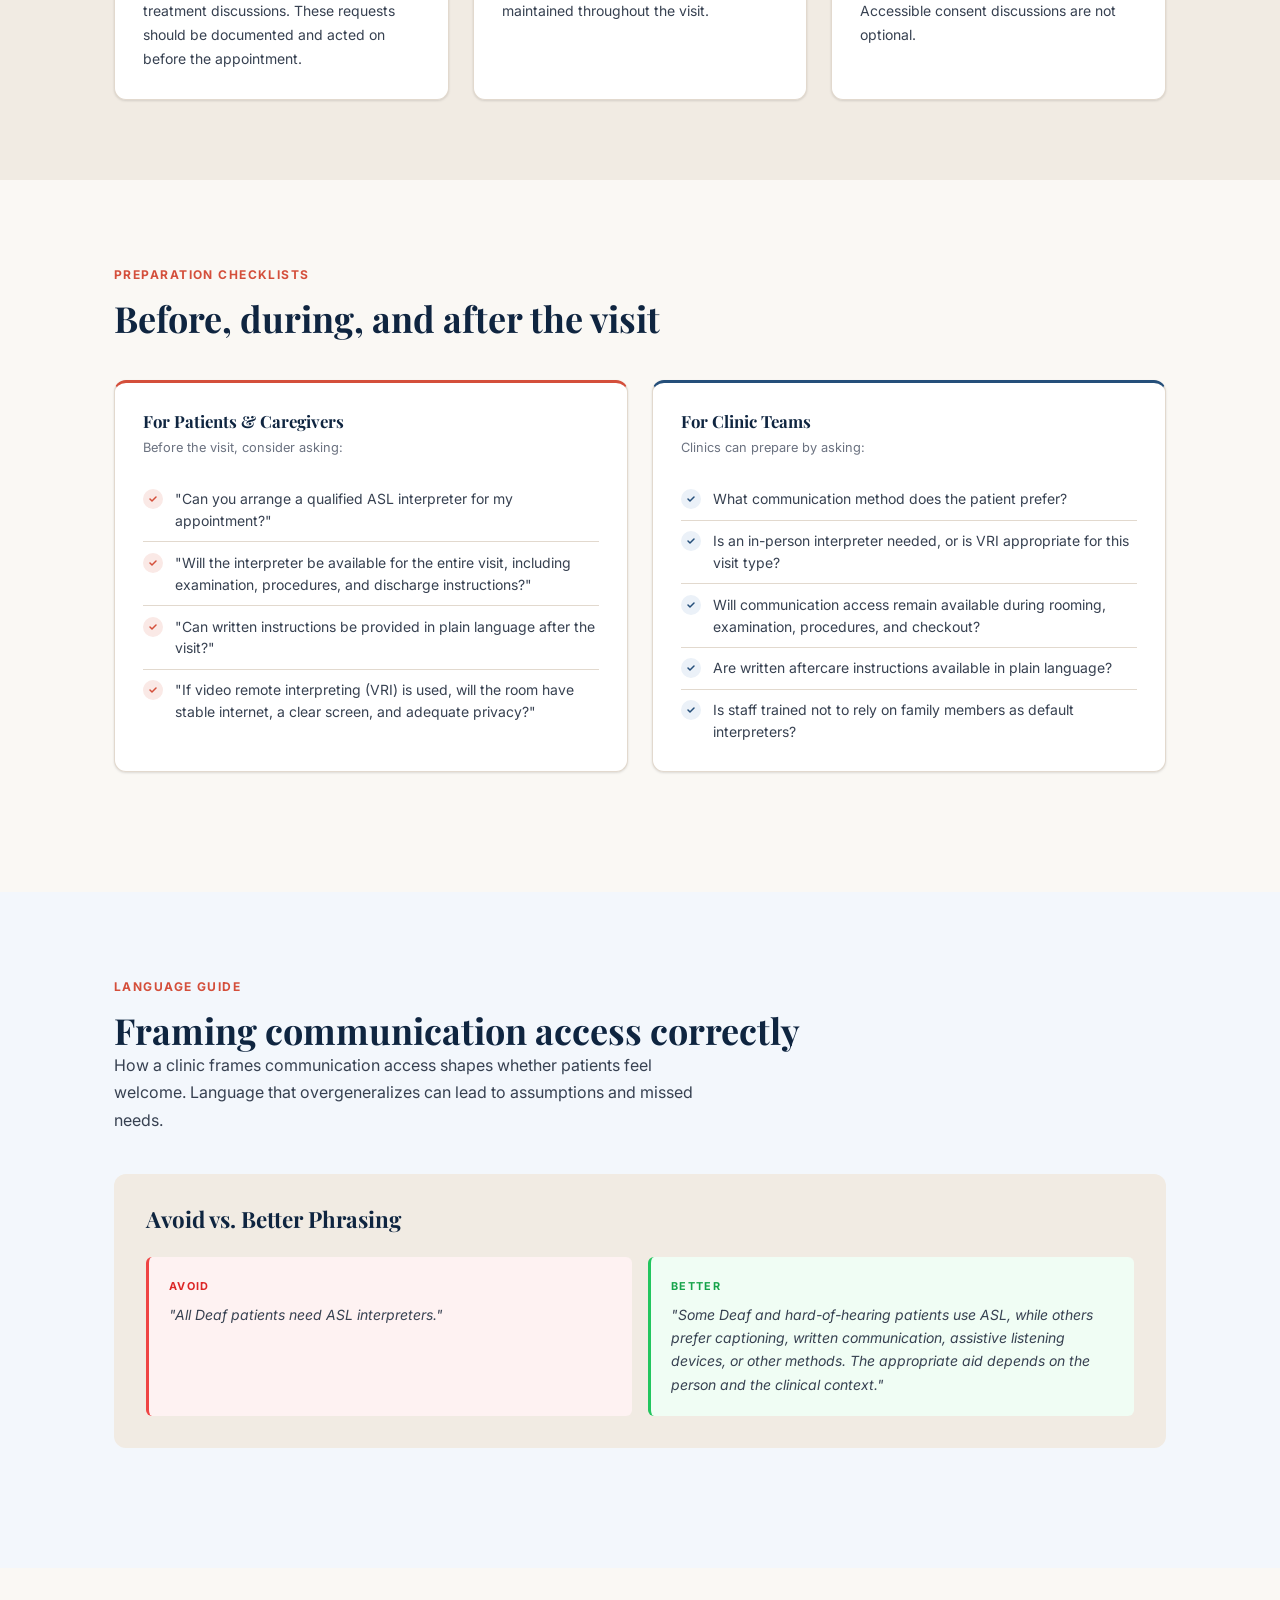
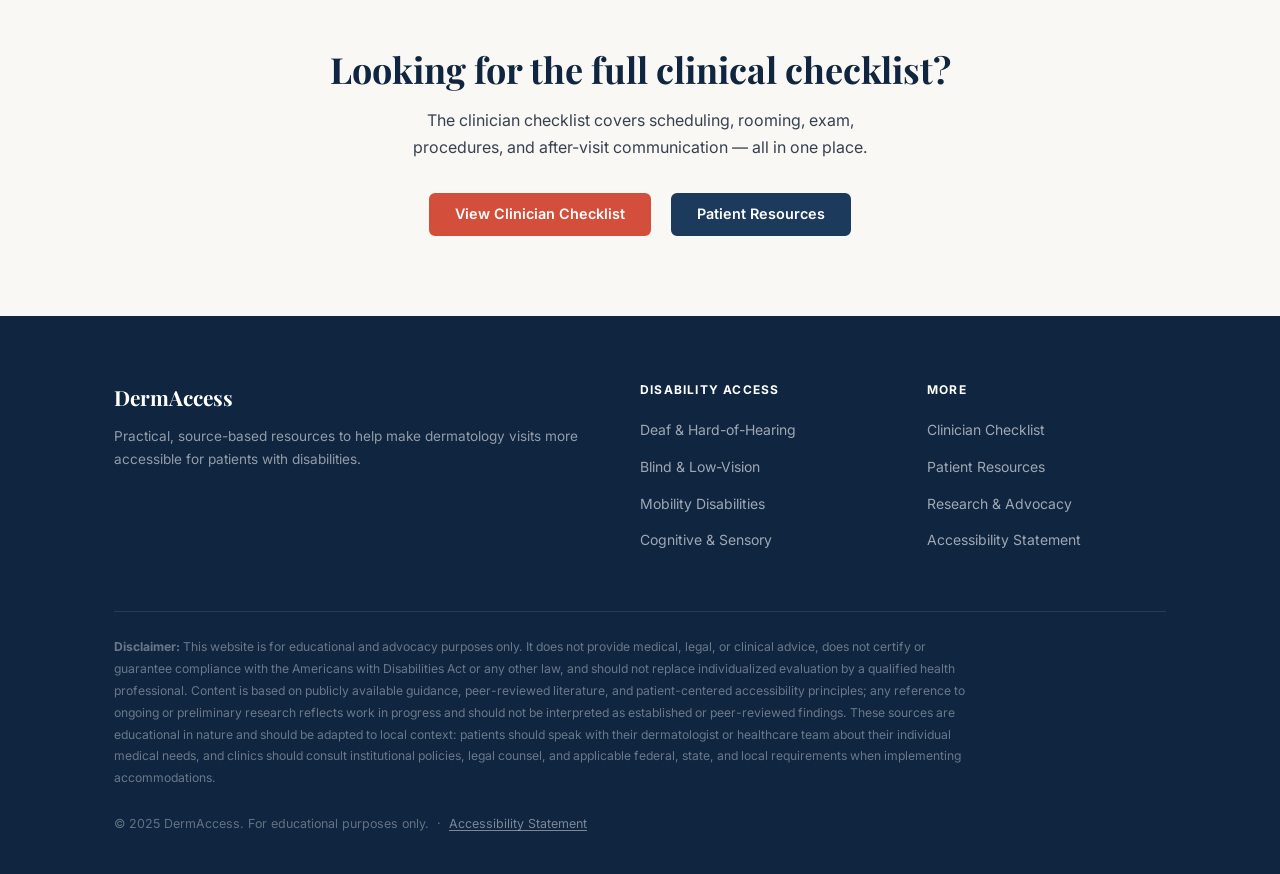
<file: deaf-hoh.html>
<!DOCTYPE html>
<html lang="en">
<head>
  <meta charset="UTF-8">
  <meta name="viewport" content="width=device-width, initial-scale=1.0">
  <meta name="description" content="Communication access, interpreter rights, ADA effective communication guidance, and dermatology-specific checklist for Deaf and hard-of-hearing patients.">
  <title>Deaf &amp; Hard-of-Hearing Access in Dermatology — DermAccess</title>
  <link rel="preconnect" href="https://fonts.googleapis.com">
  <link rel="preconnect" href="https://fonts.gstatic.com" crossorigin>
  <link href="https://fonts.googleapis.com/css2?family=Playfair+Display:wght@400;700&family=Inter:wght@400;500;600;700&display=swap" rel="stylesheet">
  <link rel="stylesheet" href="css/style.css">
</head>
<body>

<a href="#main" class="skip-link">Skip to main content</a>

<header class="site-header">
  <div class="container">
    <nav class="nav-inner" aria-label="Main navigation">
      <a href="index.html" class="nav-logo" aria-label="DermAccess home">
        <span class="nav-logo-main">DermAccess</span>
        <span class="nav-logo-sub">Disability Access in Dermatology</span>
      </a>
      <button class="nav-toggle" aria-expanded="false" aria-controls="nav-links" aria-label="Toggle navigation">&#9776;</button>
      <ul class="nav-links" id="nav-links" role="list">
        <li><a href="index.html">Home</a></li>
        <li class="nav-dropdown">
          <button class="nav-dropdown-btn" aria-haspopup="true" aria-expanded="false">
            Disability Access
            <svg class="chevron-icon" viewBox="0 0 12 12" fill="none" aria-hidden="true"><path d="M2 4l4 4 4-4" stroke="currentColor" stroke-width="1.5" stroke-linecap="round" stroke-linejoin="round"/></svg>
          </button>
          <ul class="nav-dropdown-menu" role="list">
            <li><a href="deaf-hoh.html" class="active">Deaf &amp; Hard-of-Hearing</a></li>
            <li><a href="blind-low-vision.html">Blind &amp; Low-Vision</a></li>
            <li><a href="mobility.html">Mobility Disabilities</a></li>
            <li><a href="cognitive-sensory.html">Cognitive &amp; Sensory</a></li>
          </ul>
        </li>
        <li><a href="clinician-checklist.html">For Clinicians</a></li>
        <li><a href="patient-resources.html">Resources</a></li>
        <li><a href="research-advocacy.html">Research &amp; Advocacy</a></li>
      </ul>
    </nav>
  </div>
</header>

<div class="page-hero">
  <div class="container">
    <nav class="breadcrumb" aria-label="Breadcrumb">
      <a href="index.html">Home</a>
      <span class="breadcrumb-sep" aria-hidden="true">›</span>
      <a href="index.html#topics">Disability Access</a>
      <span class="breadcrumb-sep" aria-hidden="true">›</span>
      <span class="breadcrumb-current" aria-current="page">Deaf &amp; Hard-of-Hearing</span>
    </nav>
    <h1>Deaf &amp; Hard-of-Hearing Access in Dermatology</h1>
    <p class="page-hero-intro">A dermatology visit often depends on detailed visual descriptions, symptom timelines, medication counseling, consent for procedures, and follow-up instructions. Deaf and hard-of-hearing patients may face barriers when clinics rely on spoken communication alone or assume that writing, lip-reading, or family interpretation is always sufficient.</p>
  </div>
</div>

<nav class="section-nav" aria-label="Page sections">
  <div class="container">
    <div class="section-nav-inner">
      <a href="#foundation" class="section-nav-link">Legal Foundation</a>
      <a href="#scenarios" class="section-nav-link">Dermatology Scenarios</a>
      <a href="#checklists" class="section-nav-link">Patient &amp; Clinic Checklists</a>
      <a href="#language" class="section-nav-link">Language Guide</a>
    </div>
  </div>
</nav>

<main id="main">

  <!-- FOUNDATION -->
  <section class="section" id="foundation" aria-labelledby="foundation-heading">
    <div class="container">
      <span class="section-tag">Legal &amp; Source Foundation</span>
      <h2 id="foundation-heading">Communication access is a legal requirement</h2>
      <div class="callout">
        <div class="callout-label">Source-Based Principle</div>
        <p>Under ADA effective communication guidance, covered entities must provide auxiliary aids and services when needed so people with communication disabilities can communicate effectively. Examples may include qualified interpreters, captioning, written materials, assistive listening devices, or other supports — depending on the situation and the individual's communication needs. The ADA does not allow covered entities to rely on family members as default interpreters in most clinical situations.</p>
      </div>
      <p>Deaf and hard-of-hearing patients have a legal right to effective communication, and the specific aid required depends on the clinical context, the complexity of the encounter, and the patient's own communication preferences.</p>
    </div>
  </section>

  <!-- DERMATOLOGY SCENARIOS -->
  <section class="section bg-warm" id="scenarios" aria-labelledby="scenarios-heading">
    <div class="container">
      <span class="section-tag">Dermatology-Specific Situations</span>
      <h2 id="scenarios-heading">Where communication access matters most</h2>
      <p class="section-intro">Dermatology encounters involve complex, multi-step communication throughout the visit.</p>
      <div class="barriers-grid">
        <div class="barrier-card">
          <h3>Scheduling a Visit</h3>
          <p>Patients may need to request communication access when scheduling, especially for visits involving full-body skin exams, biopsies, patch testing, isotretinoin counseling, biologic medication counseling, or complex treatment discussions. These requests should be documented and acted on before the appointment.</p>
        </div>
        <div class="barrier-card">
          <h3>During the Skin Exam</h3>
          <p>Dermatology exams may involve movement between clothed and unclothed portions, examination of multiple body sites, dermoscopy, and photography of sensitive areas. Communication access should be maintained throughout the visit.</p>
        </div>
        <div class="barrier-card">
          <h3>Procedures and Consent</h3>
          <p>When a procedure such as a biopsy, injection, cryotherapy, or excision is being discussed, patients should have access to communication that allows them to understand the purpose, alternatives, risks, aftercare, and follow-up plan. Accessible consent discussions are not optional.</p>
        </div>
      </div>
    </div>
  </section>

  <!-- CHECKLISTS -->
  <section class="section" id="checklists" aria-labelledby="checklists-heading">
    <div class="container">
      <span class="section-tag">Preparation Checklists</span>
      <h2 id="checklists-heading">Before, during, and after the visit</h2>
      <div class="checklist-grid">
        <div class="checklist-box checklist-box--coral">
          <h3>For Patients &amp; Caregivers</h3>
          <span class="checklist-sub">Before the visit, consider asking:</span>
          <ul class="checklist" role="list">
            <li>
              <span class="check-dot" aria-hidden="true"><svg width="10" height="10" viewBox="0 0 10 10" fill="none"><path d="M2 5l2 2 4-4" stroke="#D44F3B" stroke-width="1.5" stroke-linecap="round" stroke-linejoin="round"/></svg></span>
              "Can you arrange a qualified ASL interpreter for my appointment?"
            </li>
            <li>
              <span class="check-dot" aria-hidden="true"><svg width="10" height="10" viewBox="0 0 10 10" fill="none"><path d="M2 5l2 2 4-4" stroke="#D44F3B" stroke-width="1.5" stroke-linecap="round" stroke-linejoin="round"/></svg></span>
              "Will the interpreter be available for the entire visit, including examination, procedures, and discharge instructions?"
            </li>
            <li>
              <span class="check-dot" aria-hidden="true"><svg width="10" height="10" viewBox="0 0 10 10" fill="none"><path d="M2 5l2 2 4-4" stroke="#D44F3B" stroke-width="1.5" stroke-linecap="round" stroke-linejoin="round"/></svg></span>
              "Can written instructions be provided in plain language after the visit?"
            </li>
            <li>
              <span class="check-dot" aria-hidden="true"><svg width="10" height="10" viewBox="0 0 10 10" fill="none"><path d="M2 5l2 2 4-4" stroke="#D44F3B" stroke-width="1.5" stroke-linecap="round" stroke-linejoin="round"/></svg></span>
              "If video remote interpreting (VRI) is used, will the room have stable internet, a clear screen, and adequate privacy?"
            </li>
          </ul>
        </div>
        <div class="checklist-box checklist-box--blue">
          <h3>For Clinic Teams</h3>
          <span class="checklist-sub">Clinics can prepare by asking:</span>
          <ul class="checklist" role="list">
            <li>
              <span class="check-dot" aria-hidden="true"><svg width="10" height="10" viewBox="0 0 10 10" fill="none"><path d="M2 5l2 2 4-4" stroke="#254F7A" stroke-width="1.5" stroke-linecap="round" stroke-linejoin="round"/></svg></span>
              What communication method does the patient prefer?
            </li>
            <li>
              <span class="check-dot" aria-hidden="true"><svg width="10" height="10" viewBox="0 0 10 10" fill="none"><path d="M2 5l2 2 4-4" stroke="#254F7A" stroke-width="1.5" stroke-linecap="round" stroke-linejoin="round"/></svg></span>
              Is an in-person interpreter needed, or is VRI appropriate for this visit type?
            </li>
            <li>
              <span class="check-dot" aria-hidden="true"><svg width="10" height="10" viewBox="0 0 10 10" fill="none"><path d="M2 5l2 2 4-4" stroke="#254F7A" stroke-width="1.5" stroke-linecap="round" stroke-linejoin="round"/></svg></span>
              Will communication access remain available during rooming, examination, procedures, and checkout?
            </li>
            <li>
              <span class="check-dot" aria-hidden="true"><svg width="10" height="10" viewBox="0 0 10 10" fill="none"><path d="M2 5l2 2 4-4" stroke="#254F7A" stroke-width="1.5" stroke-linecap="round" stroke-linejoin="round"/></svg></span>
              Are written aftercare instructions available in plain language?
            </li>
            <li>
              <span class="check-dot" aria-hidden="true"><svg width="10" height="10" viewBox="0 0 10 10" fill="none"><path d="M2 5l2 2 4-4" stroke="#254F7A" stroke-width="1.5" stroke-linecap="round" stroke-linejoin="round"/></svg></span>
              Is staff trained not to rely on family members as default interpreters?
            </li>
          </ul>
        </div>
      </div>
    </div>
  </section>

  <!-- LANGUAGE GUIDE -->
  <section class="section bg-blue-light" id="language" aria-labelledby="language-heading">
    <div class="container">
      <span class="section-tag">Language Guide</span>
      <h2 id="language-heading">Framing communication access correctly</h2>
      <p style="color:var(--text-medium); max-width:600px; margin-bottom:2rem;">How a clinic frames communication access shapes whether patients feel welcome. Language that overgeneralizes can lead to assumptions and missed needs.</p>
      <div class="language-guide">
        <h3>Avoid vs. Better Phrasing</h3>
        <div class="language-compare">
          <div class="lang-item lang-item--avoid">
            <span class="lang-label">Avoid</span>
            <p>"All Deaf patients need ASL interpreters."</p>
          </div>
          <div class="lang-item lang-item--better">
            <span class="lang-label">Better</span>
            <p>"Some Deaf and hard-of-hearing patients use ASL, while others prefer captioning, written communication, assistive listening devices, or other methods. The appropriate aid depends on the person and the clinical context."</p>
          </div>
        </div>
      </div>
    </div>
  </section>

  <!-- CTA -->
  <section class="section" aria-label="Next steps">
    <div class="container" style="text-align:center;">
      <h2>Looking for the full clinical checklist?</h2>
      <p style="color:var(--text-medium); max-width:500px; margin:1rem auto 2rem;">The clinician checklist covers scheduling, rooming, exam, procedures, and after-visit communication — all in one place.</p>
      <a href="clinician-checklist.html" class="btn btn-primary">View Clinician Checklist</a>
      <a href="patient-resources.html" class="btn btn-blue" style="margin-left:1rem;">Patient Resources</a>
    </div>
  </section>

</main>

<footer class="site-footer" role="contentinfo">
  <div class="container">
    <div class="footer-grid">
      <div>
        <span class="footer-brand-name">DermAccess</span>
        <p class="footer-tagline">Practical, source-based resources to help make dermatology visits more accessible for patients with disabilities.</p>
      </div>
      <div>
        <span class="footer-heading">Disability Access</span>
        <ul class="footer-links">
          <li><a href="deaf-hoh.html">Deaf &amp; Hard-of-Hearing</a></li>
          <li><a href="blind-low-vision.html">Blind &amp; Low-Vision</a></li>
          <li><a href="mobility.html">Mobility Disabilities</a></li>
          <li><a href="cognitive-sensory.html">Cognitive &amp; Sensory</a></li>
        </ul>
      </div>
      <div>
        <span class="footer-heading">More</span>
        <ul class="footer-links">
          <li><a href="clinician-checklist.html">Clinician Checklist</a></li>
          <li><a href="patient-resources.html">Patient Resources</a></li>
          <li><a href="research-advocacy.html">Research &amp; Advocacy</a></li>
          <li><a href="accessibility.html">Accessibility Statement</a></li>
        </ul>
      </div>
    </div>
    <hr class="footer-divider">
    <p class="footer-disclaimer"><strong>Disclaimer:</strong> This website is for educational and advocacy purposes only. It does not provide medical, legal, or clinical advice, does not certify or guarantee compliance with the Americans with Disabilities Act or any other law, and should not replace individualized evaluation by a qualified health professional. Content is based on publicly available guidance, peer-reviewed literature, and patient-centered accessibility principles; any reference to ongoing or preliminary research reflects work in progress and should not be interpreted as established or peer-reviewed findings. These sources are educational in nature and should be adapted to local context: patients should speak with their dermatologist or healthcare team about their individual medical needs, and clinics should consult institutional policies, legal counsel, and applicable federal, state, and local requirements when implementing accommodations.</p>
    <p class="footer-copy">&copy; 2025 DermAccess. For educational purposes only. &nbsp;&middot;&nbsp; <a href="accessibility.html" style="color:rgba(255,255,255,0.45);">Accessibility Statement</a></p>
  </div>
</footer>

<script>
  const toggle = document.querySelector('.nav-toggle');
  const navLinks = document.getElementById('nav-links');
  toggle.addEventListener('click', () => {
    const open = navLinks.classList.toggle('is-open');
    toggle.setAttribute('aria-expanded', open);
  });
  document.querySelectorAll('.nav-dropdown-btn').forEach(btn => {
    btn.addEventListener('click', () => {
      const dropdown = btn.closest('.nav-dropdown');
      const open = dropdown.classList.toggle('is-open');
      btn.setAttribute('aria-expanded', open);
    });
  });
</script>

</body>
</html>
</file>
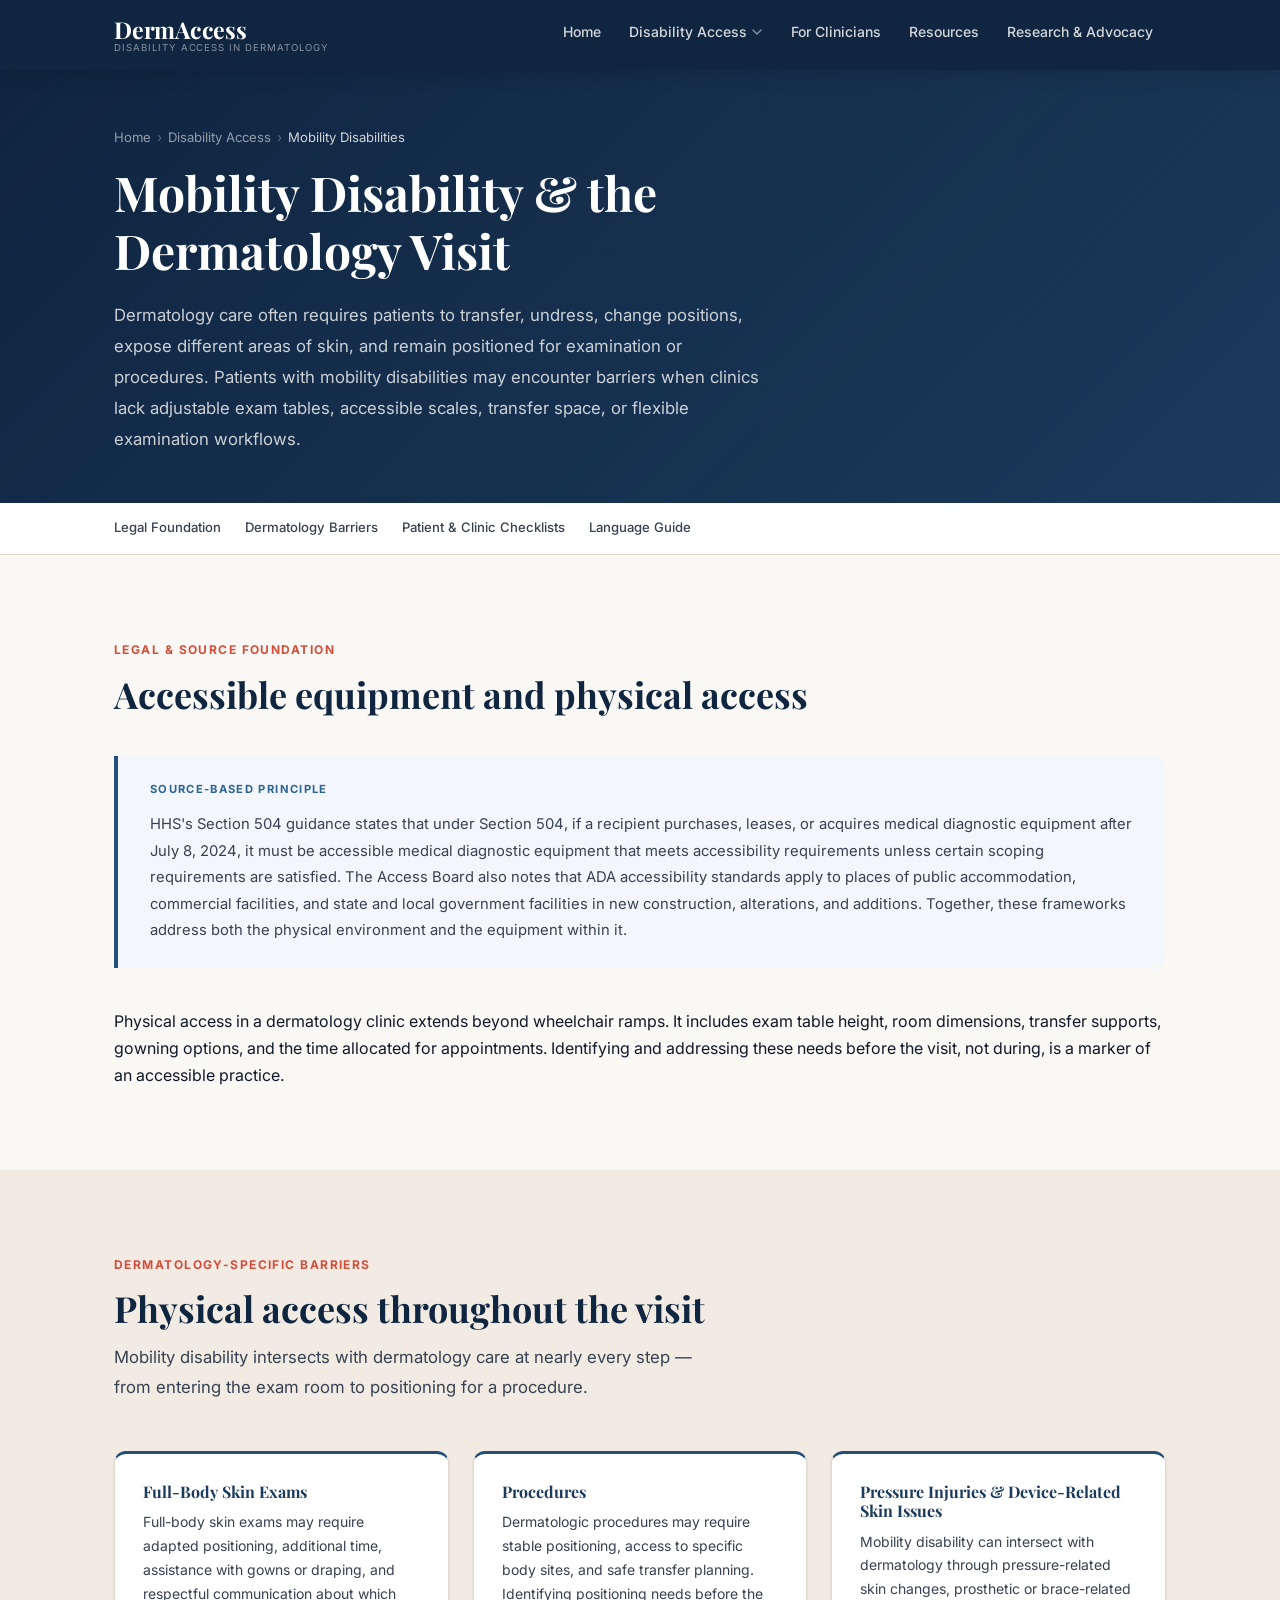
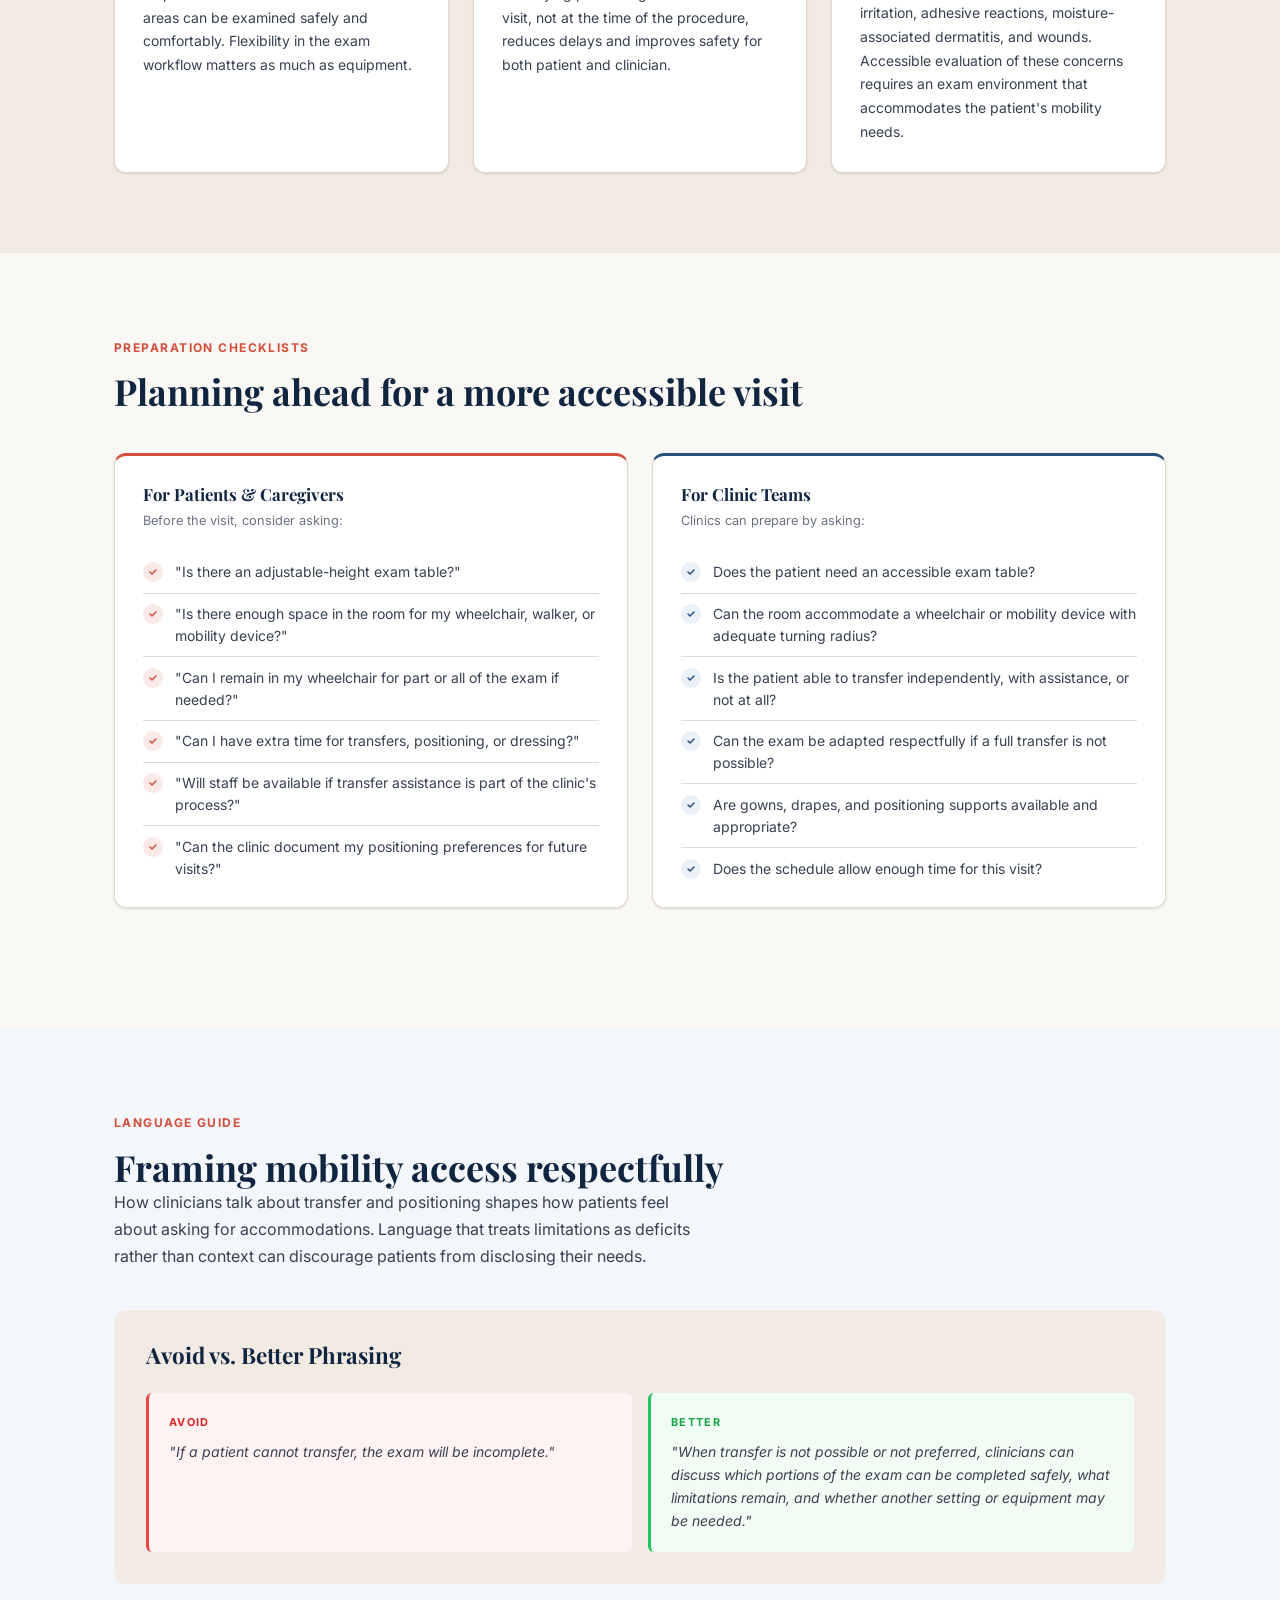
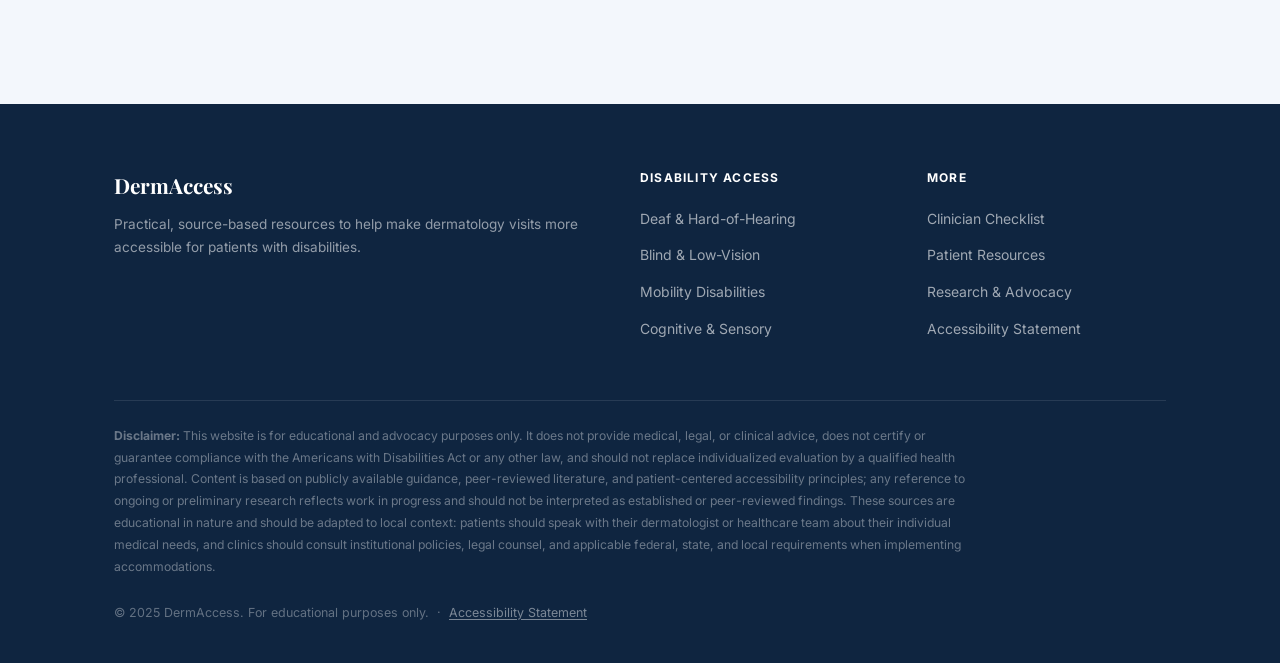
<file: mobility.html>
<!DOCTYPE html>
<html lang="en">
<head>
  <meta charset="UTF-8">
  <meta name="viewport" content="width=device-width, initial-scale=1.0">
  <meta name="description" content="Adjustable exam tables, transfer planning, accessible room layouts, and adapted skin exam positioning for patients with mobility disabilities in dermatology.">
  <title>Mobility Disability &amp; the Dermatology Visit — DermAccess</title>
  <link rel="preconnect" href="https://fonts.googleapis.com">
  <link rel="preconnect" href="https://fonts.gstatic.com" crossorigin>
  <link href="https://fonts.googleapis.com/css2?family=Playfair+Display:wght@400;700&family=Inter:wght@400;500;600;700&display=swap" rel="stylesheet">
  <link rel="stylesheet" href="css/style.css">
</head>
<body>

<a href="#main" class="skip-link">Skip to main content</a>

<header class="site-header">
  <div class="container">
    <nav class="nav-inner" aria-label="Main navigation">
      <a href="index.html" class="nav-logo" aria-label="DermAccess home">
        <span class="nav-logo-main">DermAccess</span>
        <span class="nav-logo-sub">Disability Access in Dermatology</span>
      </a>
      <button class="nav-toggle" aria-expanded="false" aria-controls="nav-links" aria-label="Toggle navigation">&#9776;</button>
      <ul class="nav-links" id="nav-links" role="list">
        <li><a href="index.html">Home</a></li>
        <li class="nav-dropdown">
          <button class="nav-dropdown-btn" aria-haspopup="true" aria-expanded="false">
            Disability Access
            <svg class="chevron-icon" viewBox="0 0 12 12" fill="none" aria-hidden="true"><path d="M2 4l4 4 4-4" stroke="currentColor" stroke-width="1.5" stroke-linecap="round" stroke-linejoin="round"/></svg>
          </button>
          <ul class="nav-dropdown-menu" role="list">
            <li><a href="deaf-hoh.html">Deaf &amp; Hard-of-Hearing</a></li>
            <li><a href="blind-low-vision.html">Blind &amp; Low-Vision</a></li>
            <li><a href="mobility.html" class="active">Mobility Disabilities</a></li>
            <li><a href="cognitive-sensory.html">Cognitive &amp; Sensory</a></li>
          </ul>
        </li>
        <li><a href="clinician-checklist.html">For Clinicians</a></li>
        <li><a href="patient-resources.html">Resources</a></li>
        <li><a href="research-advocacy.html">Research &amp; Advocacy</a></li>
      </ul>
    </nav>
  </div>
</header>

<div class="page-hero">
  <div class="container">
    <nav class="breadcrumb" aria-label="Breadcrumb">
      <a href="index.html">Home</a>
      <span class="breadcrumb-sep" aria-hidden="true">›</span>
      <a href="index.html#topics">Disability Access</a>
      <span class="breadcrumb-sep" aria-hidden="true">›</span>
      <span class="breadcrumb-current" aria-current="page">Mobility Disabilities</span>
    </nav>
    <h1>Mobility Disability &amp; the Dermatology Visit</h1>
    <p class="page-hero-intro">Dermatology care often requires patients to transfer, undress, change positions, expose different areas of skin, and remain positioned for examination or procedures. Patients with mobility disabilities may encounter barriers when clinics lack adjustable exam tables, accessible scales, transfer space, or flexible examination workflows.</p>
  </div>
</div>

<nav class="section-nav" aria-label="Page sections">
  <div class="container">
    <div class="section-nav-inner">
      <a href="#foundation" class="section-nav-link">Legal Foundation</a>
      <a href="#barriers" class="section-nav-link">Dermatology Barriers</a>
      <a href="#checklists" class="section-nav-link">Patient &amp; Clinic Checklists</a>
      <a href="#language" class="section-nav-link">Language Guide</a>
    </div>
  </div>
</nav>

<main id="main">

  <!-- FOUNDATION -->
  <section class="section" id="foundation" aria-labelledby="foundation-heading">
    <div class="container">
      <span class="section-tag">Legal &amp; Source Foundation</span>
      <h2 id="foundation-heading">Accessible equipment and physical access</h2>
      <div class="callout">
        <div class="callout-label">Source-Based Principle</div>
        <p>HHS's Section 504 guidance states that under Section 504, if a recipient purchases, leases, or acquires medical diagnostic equipment after July 8, 2024, it must be accessible medical diagnostic equipment that meets accessibility requirements unless certain scoping requirements are satisfied. The Access Board also notes that ADA accessibility standards apply to places of public accommodation, commercial facilities, and state and local government facilities in new construction, alterations, and additions. Together, these frameworks address both the physical environment and the equipment within it.</p>
      </div>
      <p>Physical access in a dermatology clinic extends beyond wheelchair ramps. It includes exam table height, room dimensions, transfer supports, gowning options, and the time allocated for appointments. Identifying and addressing these needs before the visit, not during, is a marker of an accessible practice.</p>
    </div>
  </section>

  <!-- BARRIERS -->
  <section class="section bg-warm" id="barriers" aria-labelledby="barriers-heading">
    <div class="container">
      <span class="section-tag">Dermatology-Specific Barriers</span>
      <h2 id="barriers-heading">Physical access throughout the visit</h2>
      <p class="section-intro">Mobility disability intersects with dermatology care at nearly every step — from entering the exam room to positioning for a procedure.</p>
      <div class="barriers-grid">
        <div class="barrier-card">
          <h3>Full-Body Skin Exams</h3>
          <p>Full-body skin exams may require adapted positioning, additional time, assistance with gowns or draping, and respectful communication about which areas can be examined safely and comfortably. Flexibility in the exam workflow matters as much as equipment.</p>
        </div>
        <div class="barrier-card">
          <h3>Procedures</h3>
          <p>Dermatologic procedures may require stable positioning, access to specific body sites, and safe transfer planning. Identifying positioning needs before the visit, not at the time of the procedure, reduces delays and improves safety for both patient and clinician.</p>
        </div>
        <div class="barrier-card">
          <h3>Pressure Injuries &amp; Device-Related Skin Issues</h3>
          <p>Mobility disability can intersect with dermatology through pressure-related skin changes, prosthetic or brace-related irritation, adhesive reactions, moisture-associated dermatitis, and wounds. Accessible evaluation of these concerns requires an exam environment that accommodates the patient's mobility needs.</p>
        </div>
      </div>
    </div>
  </section>

  <!-- CHECKLISTS -->
  <section class="section" id="checklists" aria-labelledby="checklists-heading">
    <div class="container">
      <span class="section-tag">Preparation Checklists</span>
      <h2 id="checklists-heading">Planning ahead for a more accessible visit</h2>
      <div class="checklist-grid">
        <div class="checklist-box checklist-box--coral">
          <h3>For Patients &amp; Caregivers</h3>
          <span class="checklist-sub">Before the visit, consider asking:</span>
          <ul class="checklist" role="list">
            <li>
              <span class="check-dot" aria-hidden="true"><svg width="10" height="10" viewBox="0 0 10 10" fill="none"><path d="M2 5l2 2 4-4" stroke="#D44F3B" stroke-width="1.5" stroke-linecap="round" stroke-linejoin="round"/></svg></span>
              "Is there an adjustable-height exam table?"
            </li>
            <li>
              <span class="check-dot" aria-hidden="true"><svg width="10" height="10" viewBox="0 0 10 10" fill="none"><path d="M2 5l2 2 4-4" stroke="#D44F3B" stroke-width="1.5" stroke-linecap="round" stroke-linejoin="round"/></svg></span>
              "Is there enough space in the room for my wheelchair, walker, or mobility device?"
            </li>
            <li>
              <span class="check-dot" aria-hidden="true"><svg width="10" height="10" viewBox="0 0 10 10" fill="none"><path d="M2 5l2 2 4-4" stroke="#D44F3B" stroke-width="1.5" stroke-linecap="round" stroke-linejoin="round"/></svg></span>
              "Can I remain in my wheelchair for part or all of the exam if needed?"
            </li>
            <li>
              <span class="check-dot" aria-hidden="true"><svg width="10" height="10" viewBox="0 0 10 10" fill="none"><path d="M2 5l2 2 4-4" stroke="#D44F3B" stroke-width="1.5" stroke-linecap="round" stroke-linejoin="round"/></svg></span>
              "Can I have extra time for transfers, positioning, or dressing?"
            </li>
            <li>
              <span class="check-dot" aria-hidden="true"><svg width="10" height="10" viewBox="0 0 10 10" fill="none"><path d="M2 5l2 2 4-4" stroke="#D44F3B" stroke-width="1.5" stroke-linecap="round" stroke-linejoin="round"/></svg></span>
              "Will staff be available if transfer assistance is part of the clinic's process?"
            </li>
            <li>
              <span class="check-dot" aria-hidden="true"><svg width="10" height="10" viewBox="0 0 10 10" fill="none"><path d="M2 5l2 2 4-4" stroke="#D44F3B" stroke-width="1.5" stroke-linecap="round" stroke-linejoin="round"/></svg></span>
              "Can the clinic document my positioning preferences for future visits?"
            </li>
          </ul>
        </div>
        <div class="checklist-box checklist-box--blue">
          <h3>For Clinic Teams</h3>
          <span class="checklist-sub">Clinics can prepare by asking:</span>
          <ul class="checklist" role="list">
            <li>
              <span class="check-dot" aria-hidden="true"><svg width="10" height="10" viewBox="0 0 10 10" fill="none"><path d="M2 5l2 2 4-4" stroke="#254F7A" stroke-width="1.5" stroke-linecap="round" stroke-linejoin="round"/></svg></span>
              Does the patient need an accessible exam table?
            </li>
            <li>
              <span class="check-dot" aria-hidden="true"><svg width="10" height="10" viewBox="0 0 10 10" fill="none"><path d="M2 5l2 2 4-4" stroke="#254F7A" stroke-width="1.5" stroke-linecap="round" stroke-linejoin="round"/></svg></span>
              Can the room accommodate a wheelchair or mobility device with adequate turning radius?
            </li>
            <li>
              <span class="check-dot" aria-hidden="true"><svg width="10" height="10" viewBox="0 0 10 10" fill="none"><path d="M2 5l2 2 4-4" stroke="#254F7A" stroke-width="1.5" stroke-linecap="round" stroke-linejoin="round"/></svg></span>
              Is the patient able to transfer independently, with assistance, or not at all?
            </li>
            <li>
              <span class="check-dot" aria-hidden="true"><svg width="10" height="10" viewBox="0 0 10 10" fill="none"><path d="M2 5l2 2 4-4" stroke="#254F7A" stroke-width="1.5" stroke-linecap="round" stroke-linejoin="round"/></svg></span>
              Can the exam be adapted respectfully if a full transfer is not possible?
            </li>
            <li>
              <span class="check-dot" aria-hidden="true"><svg width="10" height="10" viewBox="0 0 10 10" fill="none"><path d="M2 5l2 2 4-4" stroke="#254F7A" stroke-width="1.5" stroke-linecap="round" stroke-linejoin="round"/></svg></span>
              Are gowns, drapes, and positioning supports available and appropriate?
            </li>
            <li>
              <span class="check-dot" aria-hidden="true"><svg width="10" height="10" viewBox="0 0 10 10" fill="none"><path d="M2 5l2 2 4-4" stroke="#254F7A" stroke-width="1.5" stroke-linecap="round" stroke-linejoin="round"/></svg></span>
              Does the schedule allow enough time for this visit?
            </li>
          </ul>
        </div>
      </div>
    </div>
  </section>

  <!-- LANGUAGE -->
  <section class="section bg-blue-light" id="language" aria-labelledby="language-heading">
    <div class="container">
      <span class="section-tag">Language Guide</span>
      <h2 id="language-heading">Framing mobility access respectfully</h2>
      <p style="color:var(--text-medium); max-width:600px; margin-bottom:2rem;">How clinicians talk about transfer and positioning shapes how patients feel about asking for accommodations. Language that treats limitations as deficits rather than context can discourage patients from disclosing their needs.</p>
      <div class="language-guide">
        <h3>Avoid vs. Better Phrasing</h3>
        <div class="language-compare">
          <div class="lang-item lang-item--avoid">
            <span class="lang-label">Avoid</span>
            <p>"If a patient cannot transfer, the exam will be incomplete."</p>
          </div>
          <div class="lang-item lang-item--better">
            <span class="lang-label">Better</span>
            <p>"When transfer is not possible or not preferred, clinicians can discuss which portions of the exam can be completed safely, what limitations remain, and whether another setting or equipment may be needed."</p>
          </div>
        </div>
      </div>
    </div>
  </section>

</main>

<footer class="site-footer" role="contentinfo">
  <div class="container">
    <div class="footer-grid">
      <div>
        <span class="footer-brand-name">DermAccess</span>
        <p class="footer-tagline">Practical, source-based resources to help make dermatology visits more accessible for patients with disabilities.</p>
      </div>
      <div>
        <span class="footer-heading">Disability Access</span>
        <ul class="footer-links">
          <li><a href="deaf-hoh.html">Deaf &amp; Hard-of-Hearing</a></li>
          <li><a href="blind-low-vision.html">Blind &amp; Low-Vision</a></li>
          <li><a href="mobility.html">Mobility Disabilities</a></li>
          <li><a href="cognitive-sensory.html">Cognitive &amp; Sensory</a></li>
        </ul>
      </div>
      <div>
        <span class="footer-heading">More</span>
        <ul class="footer-links">
          <li><a href="clinician-checklist.html">Clinician Checklist</a></li>
          <li><a href="patient-resources.html">Patient Resources</a></li>
          <li><a href="research-advocacy.html">Research &amp; Advocacy</a></li>
          <li><a href="accessibility.html">Accessibility Statement</a></li>
        </ul>
      </div>
    </div>
    <hr class="footer-divider">
    <p class="footer-disclaimer"><strong>Disclaimer:</strong> This website is for educational and advocacy purposes only. It does not provide medical, legal, or clinical advice, does not certify or guarantee compliance with the Americans with Disabilities Act or any other law, and should not replace individualized evaluation by a qualified health professional. Content is based on publicly available guidance, peer-reviewed literature, and patient-centered accessibility principles; any reference to ongoing or preliminary research reflects work in progress and should not be interpreted as established or peer-reviewed findings. These sources are educational in nature and should be adapted to local context: patients should speak with their dermatologist or healthcare team about their individual medical needs, and clinics should consult institutional policies, legal counsel, and applicable federal, state, and local requirements when implementing accommodations.</p>
    <p class="footer-copy">&copy; 2025 DermAccess. For educational purposes only. &nbsp;&middot;&nbsp; <a href="accessibility.html" style="color:rgba(255,255,255,0.45);">Accessibility Statement</a></p>
  </div>
</footer>

<script>
  const toggle = document.querySelector('.nav-toggle');
  const navLinks = document.getElementById('nav-links');
  toggle.addEventListener('click', () => {
    const open = navLinks.classList.toggle('is-open');
    toggle.setAttribute('aria-expanded', open);
  });
  document.querySelectorAll('.nav-dropdown-btn').forEach(btn => {
    btn.addEventListener('click', () => {
      const dropdown = btn.closest('.nav-dropdown');
      const open = dropdown.classList.toggle('is-open');
      btn.setAttribute('aria-expanded', open);
    });
  });
</script>

</body>
</html>
</file>
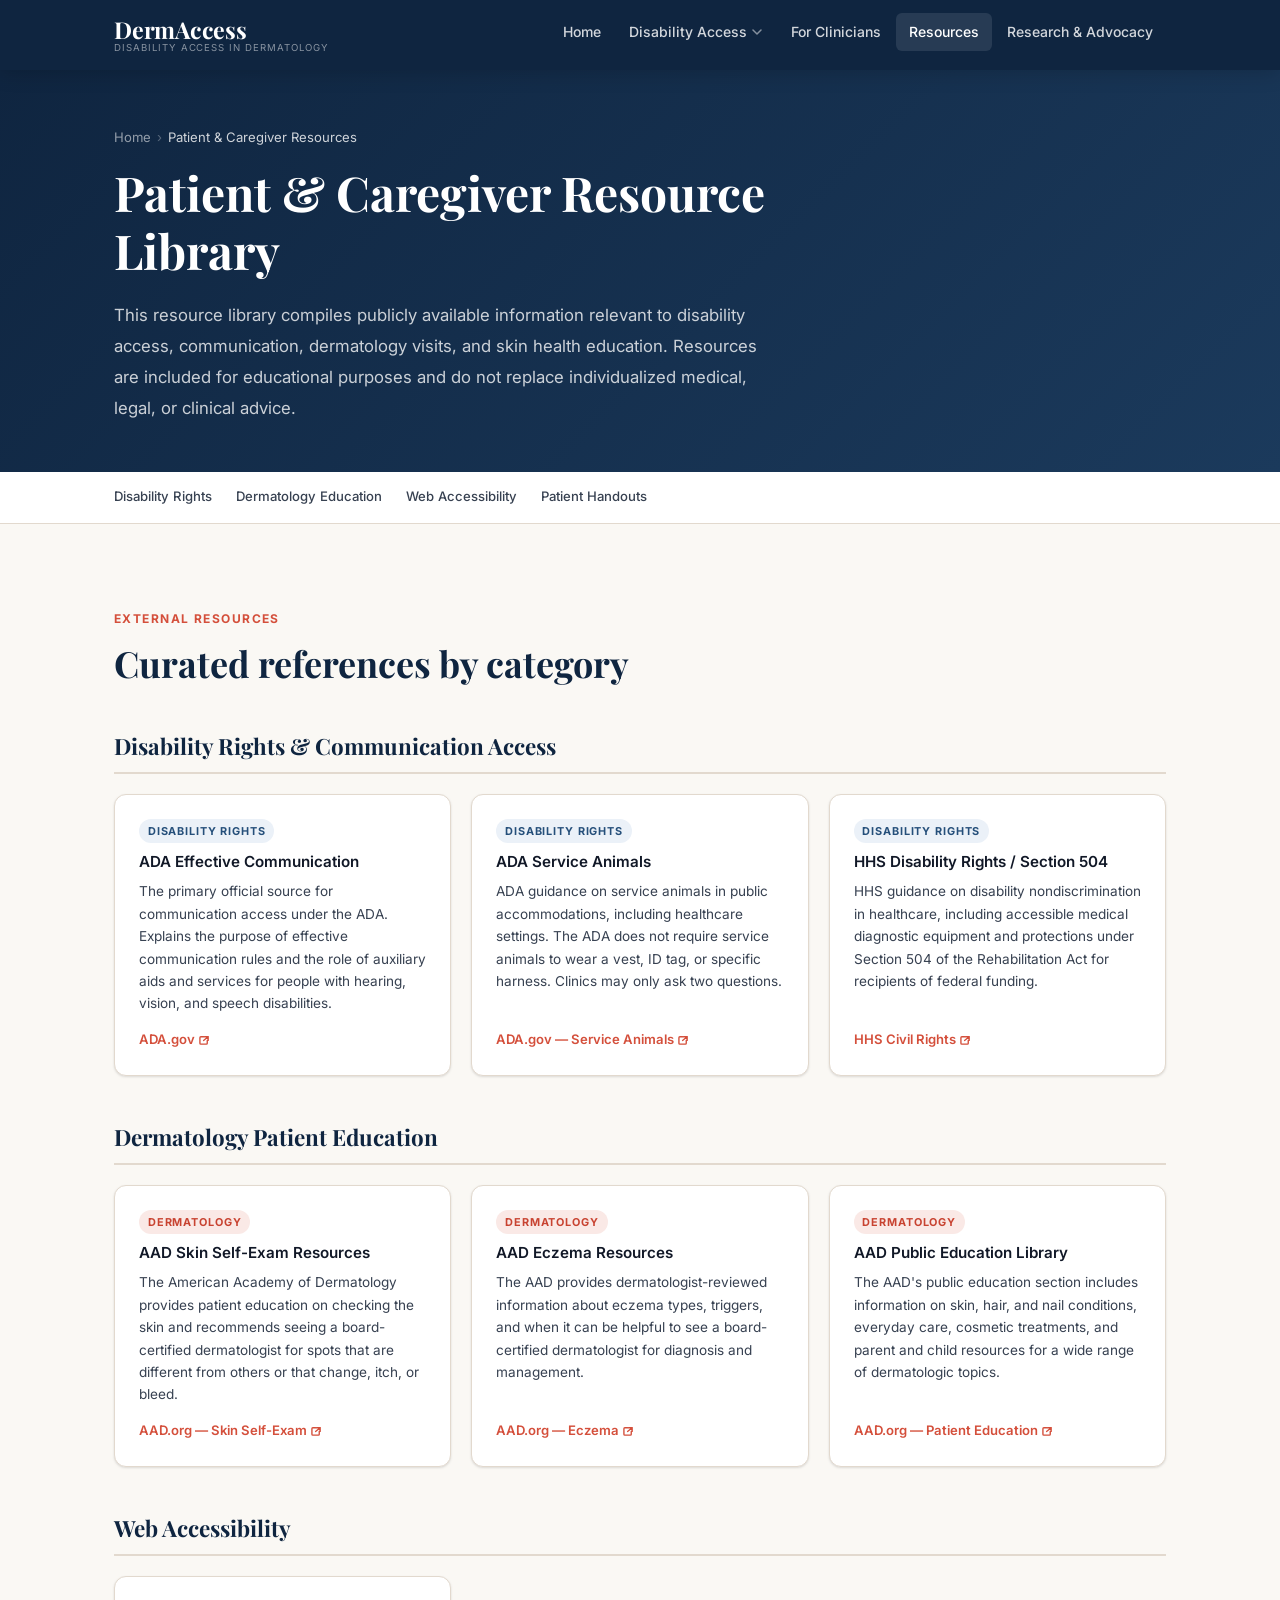
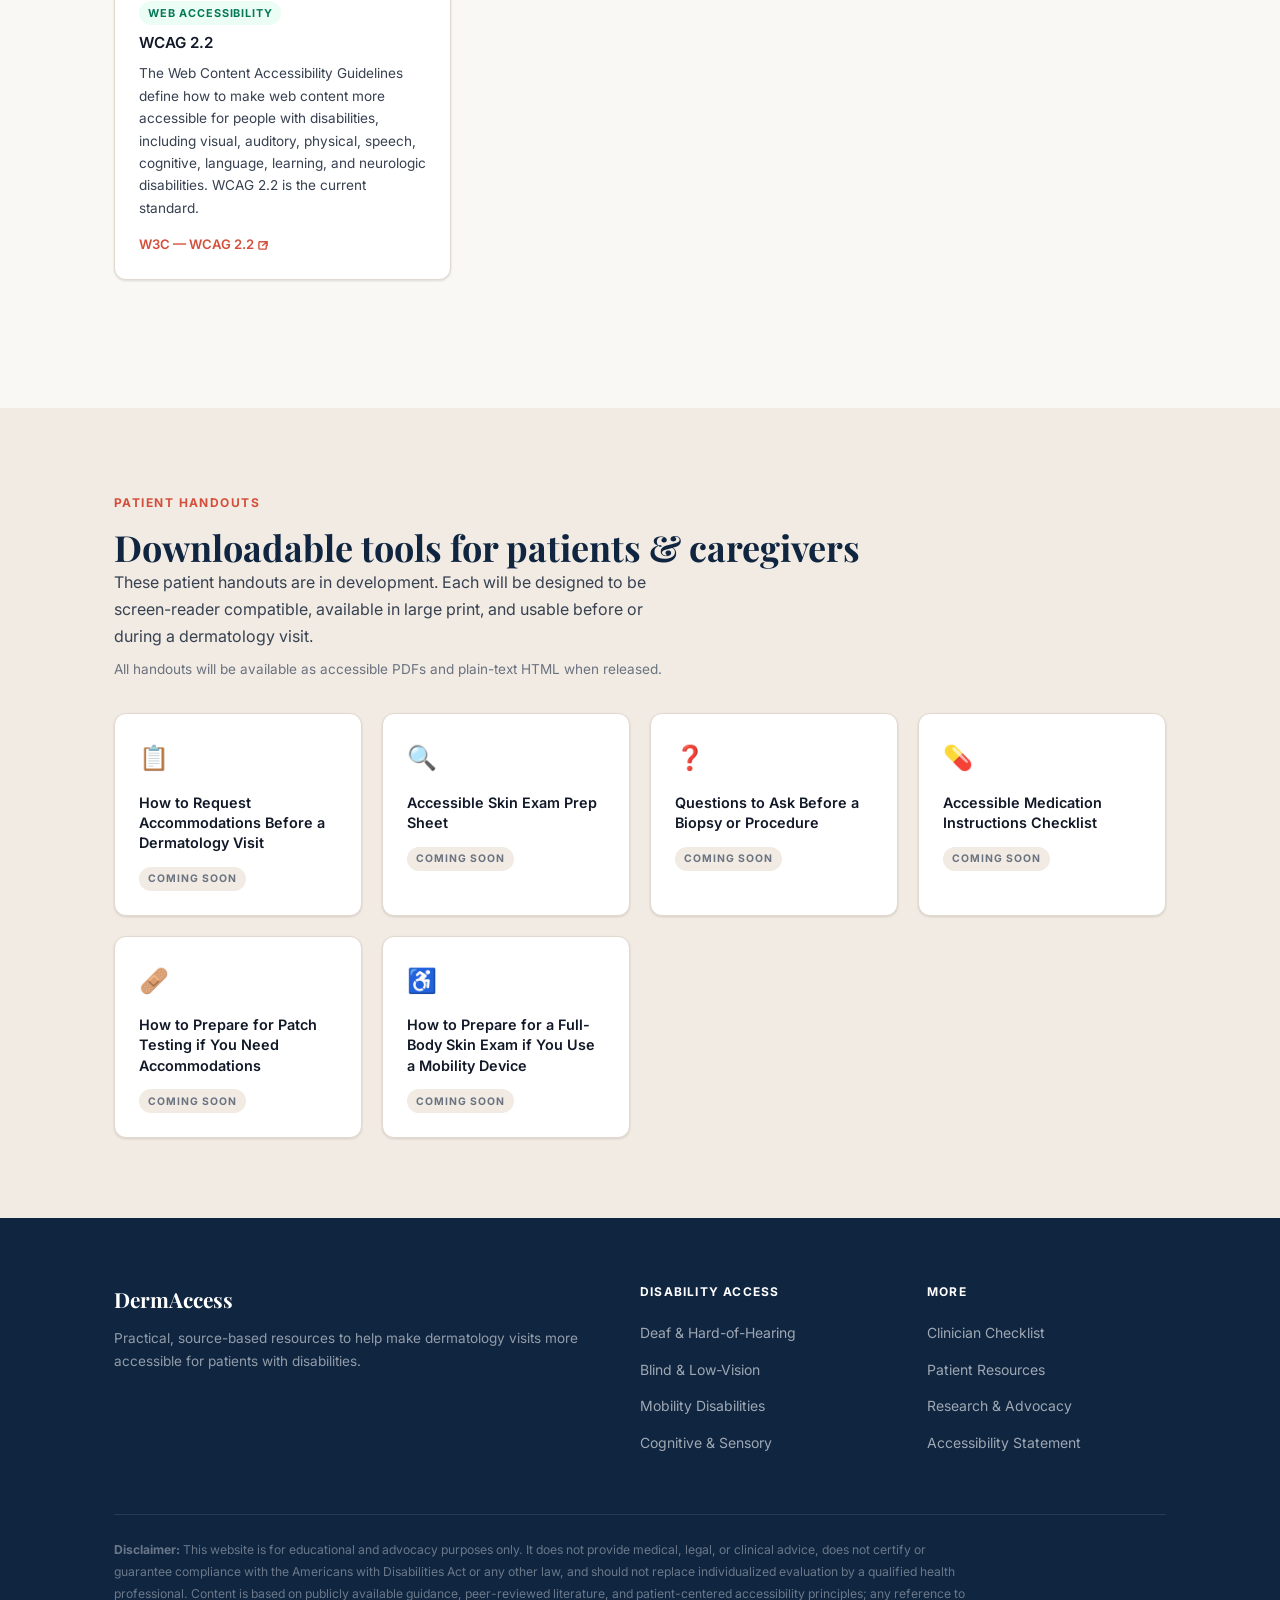
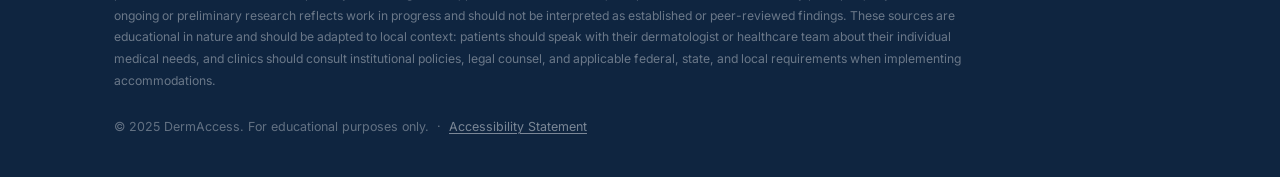
<file: patient-resources.html>
<!DOCTYPE html>
<html lang="en">
<head>
  <meta charset="UTF-8">
  <meta name="viewport" content="width=device-width, initial-scale=1.0">
  <meta name="description" content="A curated library of disability rights, dermatology patient education, and web accessibility resources for patients, caregivers, and clinicians.">
  <title>Patient &amp; Caregiver Resource Library — DermAccess</title>
  <link rel="preconnect" href="https://fonts.googleapis.com">
  <link rel="preconnect" href="https://fonts.gstatic.com" crossorigin>
  <link href="https://fonts.googleapis.com/css2?family=Playfair+Display:wght@400;700&family=Inter:wght@400;500;600;700&display=swap" rel="stylesheet">
  <link rel="stylesheet" href="css/style.css">
</head>
<body>

<a href="#main" class="skip-link">Skip to main content</a>

<header class="site-header">
  <div class="container">
    <nav class="nav-inner" aria-label="Main navigation">
      <a href="index.html" class="nav-logo" aria-label="DermAccess home">
        <span class="nav-logo-main">DermAccess</span>
        <span class="nav-logo-sub">Disability Access in Dermatology</span>
      </a>
      <button class="nav-toggle" aria-expanded="false" aria-controls="nav-links" aria-label="Toggle navigation">&#9776;</button>
      <ul class="nav-links" id="nav-links" role="list">
        <li><a href="index.html">Home</a></li>
        <li class="nav-dropdown">
          <button class="nav-dropdown-btn" aria-haspopup="true" aria-expanded="false">
            Disability Access
            <svg class="chevron-icon" viewBox="0 0 12 12" fill="none" aria-hidden="true"><path d="M2 4l4 4 4-4" stroke="currentColor" stroke-width="1.5" stroke-linecap="round" stroke-linejoin="round"/></svg>
          </button>
          <ul class="nav-dropdown-menu" role="list">
            <li><a href="deaf-hoh.html">Deaf &amp; Hard-of-Hearing</a></li>
            <li><a href="blind-low-vision.html">Blind &amp; Low-Vision</a></li>
            <li><a href="mobility.html">Mobility Disabilities</a></li>
            <li><a href="cognitive-sensory.html">Cognitive &amp; Sensory</a></li>
          </ul>
        </li>
        <li><a href="clinician-checklist.html">For Clinicians</a></li>
        <li><a href="patient-resources.html" class="active">Resources</a></li>
        <li><a href="research-advocacy.html">Research &amp; Advocacy</a></li>
      </ul>
    </nav>
  </div>
</header>

<div class="page-hero">
  <div class="container">
    <nav class="breadcrumb" aria-label="Breadcrumb">
      <a href="index.html">Home</a>
      <span class="breadcrumb-sep" aria-hidden="true">›</span>
      <span class="breadcrumb-current" aria-current="page">Patient &amp; Caregiver Resources</span>
    </nav>
    <h1>Patient &amp; Caregiver Resource Library</h1>
    <p class="page-hero-intro">This resource library compiles publicly available information relevant to disability access, communication, dermatology visits, and skin health education. Resources are included for educational purposes and do not replace individualized medical, legal, or clinical advice.</p>
  </div>
</div>

<nav class="section-nav" aria-label="Page sections">
  <div class="container">
    <div class="section-nav-inner">
      <a href="#rights" class="section-nav-link">Disability Rights</a>
      <a href="#dermatology" class="section-nav-link">Dermatology Education</a>
      <a href="#web" class="section-nav-link">Web Accessibility</a>
      <a href="#handouts" class="section-nav-link">Patient Handouts</a>
    </div>
  </div>
</nav>

<main id="main">

  <section class="section" aria-labelledby="resources-heading">
    <div class="container">
      <span class="section-tag">External Resources</span>
      <h2 id="resources-heading" style="margin-bottom:3rem;">Curated references by category</h2>

      <!-- DISABILITY RIGHTS -->
      <div class="resource-category" id="rights">
        <h3>Disability Rights &amp; Communication Access</h3>
        <div class="resource-grid">
          <div class="resource-card">
            <span class="resource-tag resource-tag--rights">Disability Rights</span>
            <h4>ADA Effective Communication</h4>
            <p>The primary official source for communication access under the ADA. Explains the purpose of effective communication rules and the role of auxiliary aids and services for people with hearing, vision, and speech disabilities.</p>
            <a href="https://www.ada.gov/resources/effective-communication/" class="resource-link" target="_blank" rel="noopener noreferrer">
              ADA.gov
              <svg width="11" height="11" viewBox="0 0 12 12" fill="none" aria-label="Opens in new tab"><path d="M5 3H2a1 1 0 00-1 1v6a1 1 0 001 1h6a1 1 0 001-1V7m-3-4h4m0 0v4m0-4L5 7" stroke="currentColor" stroke-width="1.5" stroke-linecap="round" stroke-linejoin="round"/></svg>
            </a>
          </div>
          <div class="resource-card">
            <span class="resource-tag resource-tag--rights">Disability Rights</span>
            <h4>ADA Service Animals</h4>
            <p>ADA guidance on service animals in public accommodations, including healthcare settings. The ADA does not require service animals to wear a vest, ID tag, or specific harness. Clinics may only ask two questions.</p>
            <a href="https://www.ada.gov/resources/service-animals-2010-requirements/" class="resource-link" target="_blank" rel="noopener noreferrer">
              ADA.gov — Service Animals
              <svg width="11" height="11" viewBox="0 0 12 12" fill="none" aria-label="Opens in new tab"><path d="M5 3H2a1 1 0 00-1 1v6a1 1 0 001 1h6a1 1 0 001-1V7m-3-4h4m0 0v4m0-4L5 7" stroke="currentColor" stroke-width="1.5" stroke-linecap="round" stroke-linejoin="round"/></svg>
            </a>
          </div>
          <div class="resource-card">
            <span class="resource-tag resource-tag--rights">Disability Rights</span>
            <h4>HHS Disability Rights / Section 504</h4>
            <p>HHS guidance on disability nondiscrimination in healthcare, including accessible medical diagnostic equipment and protections under Section 504 of the Rehabilitation Act for recipients of federal funding.</p>
            <a href="https://www.hhs.gov/civil-rights/for-individuals/disability/index.html" class="resource-link" target="_blank" rel="noopener noreferrer">
              HHS Civil Rights
              <svg width="11" height="11" viewBox="0 0 12 12" fill="none" aria-label="Opens in new tab"><path d="M5 3H2a1 1 0 00-1 1v6a1 1 0 001 1h6a1 1 0 001-1V7m-3-4h4m0 0v4m0-4L5 7" stroke="currentColor" stroke-width="1.5" stroke-linecap="round" stroke-linejoin="round"/></svg>
            </a>
          </div>
        </div>
      </div>

      <!-- DERMATOLOGY EDUCATION -->
      <div class="resource-category" id="dermatology">
        <h3>Dermatology Patient Education</h3>
        <div class="resource-grid">
          <div class="resource-card">
            <span class="resource-tag resource-tag--derm">Dermatology</span>
            <h4>AAD Skin Self-Exam Resources</h4>
            <p>The American Academy of Dermatology provides patient education on checking the skin and recommends seeing a board-certified dermatologist for spots that are different from others or that change, itch, or bleed.</p>
            <a href="https://www.aad.org/public/diseases/skin-cancer/find/check-skin" class="resource-link" target="_blank" rel="noopener noreferrer">
              AAD.org — Skin Self-Exam
              <svg width="11" height="11" viewBox="0 0 12 12" fill="none" aria-label="Opens in new tab"><path d="M5 3H2a1 1 0 00-1 1v6a1 1 0 001 1h6a1 1 0 001-1V7m-3-4h4m0 0v4m0-4L5 7" stroke="currentColor" stroke-width="1.5" stroke-linecap="round" stroke-linejoin="round"/></svg>
            </a>
          </div>
          <div class="resource-card">
            <span class="resource-tag resource-tag--derm">Dermatology</span>
            <h4>AAD Eczema Resources</h4>
            <p>The AAD provides dermatologist-reviewed information about eczema types, triggers, and when it can be helpful to see a board-certified dermatologist for diagnosis and management.</p>
            <a href="https://www.aad.org/public/diseases/eczema" class="resource-link" target="_blank" rel="noopener noreferrer">
              AAD.org — Eczema
              <svg width="11" height="11" viewBox="0 0 12 12" fill="none" aria-label="Opens in new tab"><path d="M5 3H2a1 1 0 00-1 1v6a1 1 0 001 1h6a1 1 0 001-1V7m-3-4h4m0 0v4m0-4L5 7" stroke="currentColor" stroke-width="1.5" stroke-linecap="round" stroke-linejoin="round"/></svg>
            </a>
          </div>
          <div class="resource-card">
            <span class="resource-tag resource-tag--derm">Dermatology</span>
            <h4>AAD Public Education Library</h4>
            <p>The AAD's public education section includes information on skin, hair, and nail conditions, everyday care, cosmetic treatments, and parent and child resources for a wide range of dermatologic topics.</p>
            <a href="https://www.aad.org/public" class="resource-link" target="_blank" rel="noopener noreferrer">
              AAD.org — Patient Education
              <svg width="11" height="11" viewBox="0 0 12 12" fill="none" aria-label="Opens in new tab"><path d="M5 3H2a1 1 0 00-1 1v6a1 1 0 001 1h6a1 1 0 001-1V7m-3-4h4m0 0v4m0-4L5 7" stroke="currentColor" stroke-width="1.5" stroke-linecap="round" stroke-linejoin="round"/></svg>
            </a>
          </div>
        </div>
      </div>

      <!-- WEB ACCESSIBILITY -->
      <div class="resource-category" id="web">
        <h3>Web Accessibility</h3>
        <div class="resource-grid">
          <div class="resource-card">
            <span class="resource-tag resource-tag--web">Web Accessibility</span>
            <h4>WCAG 2.2</h4>
            <p>The Web Content Accessibility Guidelines define how to make web content more accessible for people with disabilities, including visual, auditory, physical, speech, cognitive, language, learning, and neurologic disabilities. WCAG 2.2 is the current standard.</p>
            <a href="https://www.w3.org/WAI/standards-guidelines/wcag/" class="resource-link" target="_blank" rel="noopener noreferrer">
              W3C — WCAG 2.2
              <svg width="11" height="11" viewBox="0 0 12 12" fill="none" aria-label="Opens in new tab"><path d="M5 3H2a1 1 0 00-1 1v6a1 1 0 001 1h6a1 1 0 001-1V7m-3-4h4m0 0v4m0-4L5 7" stroke="currentColor" stroke-width="1.5" stroke-linecap="round" stroke-linejoin="round"/></svg>
            </a>
          </div>
        </div>
      </div>

    </div>
  </section>

  <!-- PATIENT HANDOUTS -->
  <section class="section bg-warm" id="handouts" aria-labelledby="handouts-heading">
    <div class="container">
      <span class="section-tag">Patient Handouts</span>
      <h2 id="handouts-heading">Downloadable tools for patients &amp; caregivers</h2>
      <p style="color:var(--text-medium); max-width:580px; margin-bottom:0.5rem;">These patient handouts are in development. Each will be designed to be screen-reader compatible, available in large print, and usable before or during a dermatology visit.</p>
      <p style="color:var(--text-light); font-size:0.85rem; margin-bottom:2rem;">All handouts will be available as accessible PDFs and plain-text HTML when released.</p>
      <div class="handout-grid">
        <div class="handout-item">
          <div class="handout-icon" aria-hidden="true">📋</div>
          <h4>How to Request Accommodations Before a Dermatology Visit</h4>
          <span class="badge-soon">Coming Soon</span>
        </div>
        <div class="handout-item">
          <div class="handout-icon" aria-hidden="true">🔍</div>
          <h4>Accessible Skin Exam Prep Sheet</h4>
          <span class="badge-soon">Coming Soon</span>
        </div>
        <div class="handout-item">
          <div class="handout-icon" aria-hidden="true">❓</div>
          <h4>Questions to Ask Before a Biopsy or Procedure</h4>
          <span class="badge-soon">Coming Soon</span>
        </div>
        <div class="handout-item">
          <div class="handout-icon" aria-hidden="true">💊</div>
          <h4>Accessible Medication Instructions Checklist</h4>
          <span class="badge-soon">Coming Soon</span>
        </div>
        <div class="handout-item">
          <div class="handout-icon" aria-hidden="true">🩹</div>
          <h4>How to Prepare for Patch Testing if You Need Accommodations</h4>
          <span class="badge-soon">Coming Soon</span>
        </div>
        <div class="handout-item">
          <div class="handout-icon" aria-hidden="true">♿</div>
          <h4>How to Prepare for a Full-Body Skin Exam if You Use a Mobility Device</h4>
          <span class="badge-soon">Coming Soon</span>
        </div>
      </div>
    </div>
  </section>

</main>

<footer class="site-footer" role="contentinfo">
  <div class="container">
    <div class="footer-grid">
      <div>
        <span class="footer-brand-name">DermAccess</span>
        <p class="footer-tagline">Practical, source-based resources to help make dermatology visits more accessible for patients with disabilities.</p>
      </div>
      <div>
        <span class="footer-heading">Disability Access</span>
        <ul class="footer-links">
          <li><a href="deaf-hoh.html">Deaf &amp; Hard-of-Hearing</a></li>
          <li><a href="blind-low-vision.html">Blind &amp; Low-Vision</a></li>
          <li><a href="mobility.html">Mobility Disabilities</a></li>
          <li><a href="cognitive-sensory.html">Cognitive &amp; Sensory</a></li>
        </ul>
      </div>
      <div>
        <span class="footer-heading">More</span>
        <ul class="footer-links">
          <li><a href="clinician-checklist.html">Clinician Checklist</a></li>
          <li><a href="patient-resources.html">Patient Resources</a></li>
          <li><a href="research-advocacy.html">Research &amp; Advocacy</a></li>
          <li><a href="accessibility.html">Accessibility Statement</a></li>
        </ul>
      </div>
    </div>
    <hr class="footer-divider">
    <p class="footer-disclaimer"><strong>Disclaimer:</strong> This website is for educational and advocacy purposes only. It does not provide medical, legal, or clinical advice, does not certify or guarantee compliance with the Americans with Disabilities Act or any other law, and should not replace individualized evaluation by a qualified health professional. Content is based on publicly available guidance, peer-reviewed literature, and patient-centered accessibility principles; any reference to ongoing or preliminary research reflects work in progress and should not be interpreted as established or peer-reviewed findings. These sources are educational in nature and should be adapted to local context: patients should speak with their dermatologist or healthcare team about their individual medical needs, and clinics should consult institutional policies, legal counsel, and applicable federal, state, and local requirements when implementing accommodations.</p>
    <p class="footer-copy">&copy; 2025 DermAccess. For educational purposes only. &nbsp;&middot;&nbsp; <a href="accessibility.html" style="color:rgba(255,255,255,0.45);">Accessibility Statement</a></p>
  </div>
</footer>

<script>
  const toggle = document.querySelector('.nav-toggle');
  const navLinks = document.getElementById('nav-links');
  toggle.addEventListener('click', () => {
    const open = navLinks.classList.toggle('is-open');
    toggle.setAttribute('aria-expanded', open);
  });
  document.querySelectorAll('.nav-dropdown-btn').forEach(btn => {
    btn.addEventListener('click', () => {
      const dropdown = btn.closest('.nav-dropdown');
      const open = dropdown.classList.toggle('is-open');
      btn.setAttribute('aria-expanded', open);
    });
  });
</script>

</body>
</html>
</file>
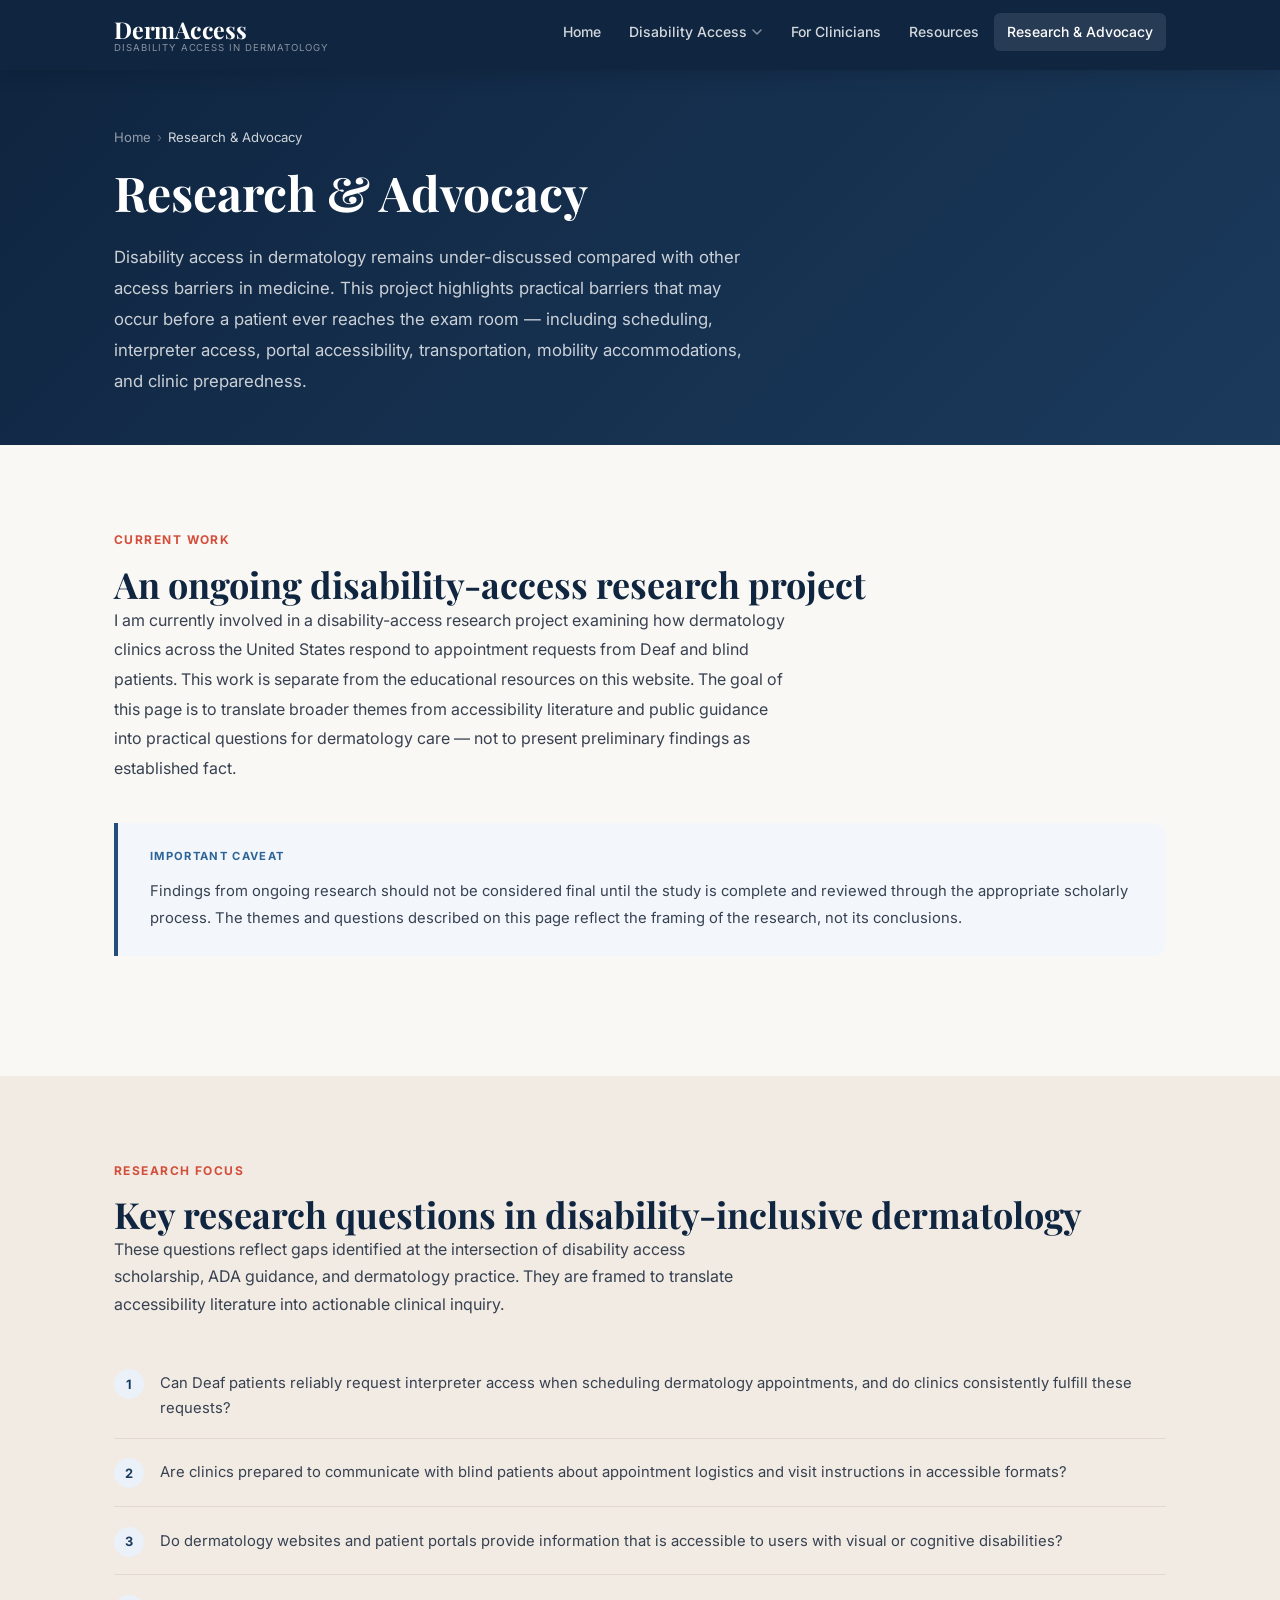
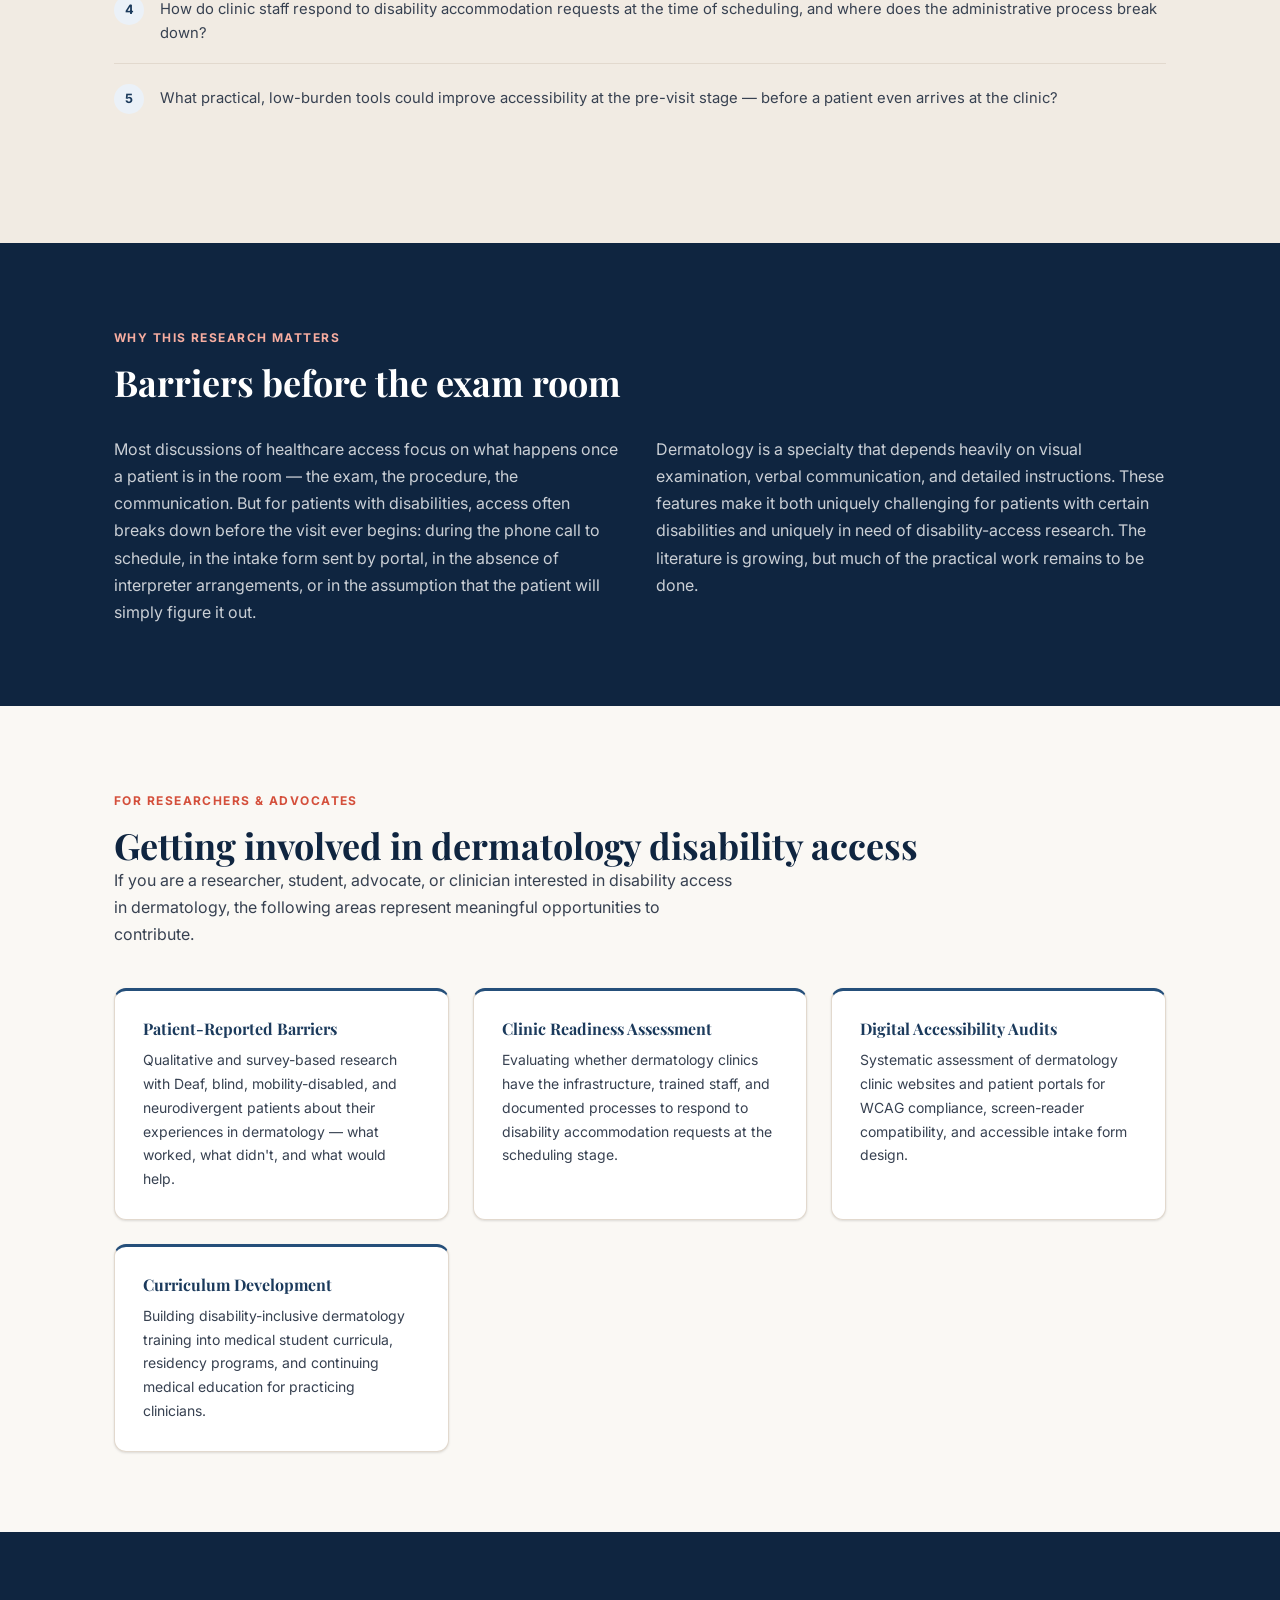
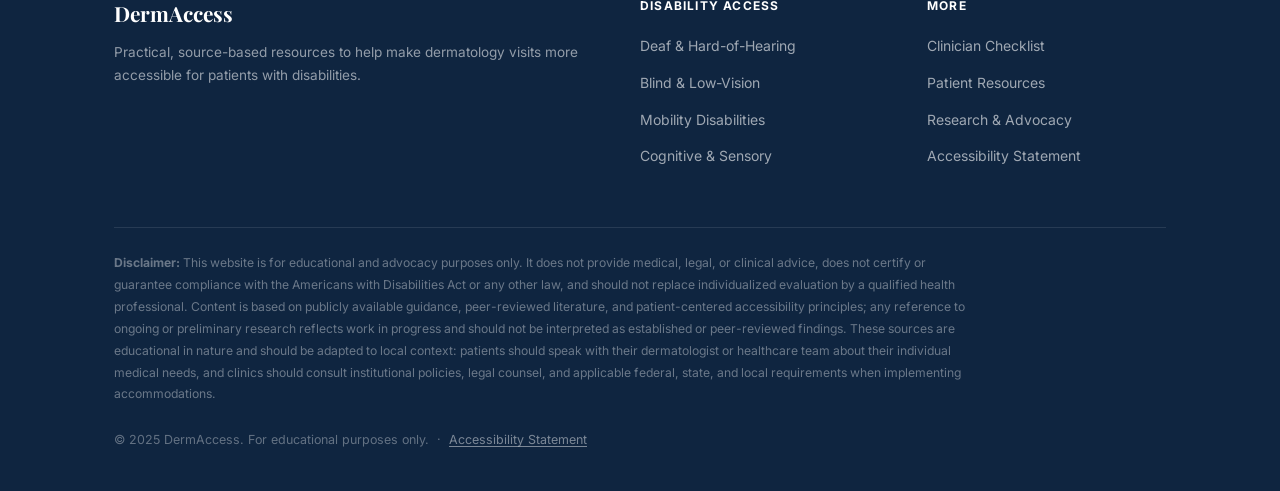
<file: research-advocacy.html>
<!DOCTYPE html>
<html lang="en">
<head>
  <meta charset="UTF-8">
  <meta name="viewport" content="width=device-width, initial-scale=1.0">
  <meta name="description" content="Ongoing disability access research in dermatology, key research questions, and opportunities for advocacy. Learn about practical barriers in scheduling, communication, and clinic preparedness.">
  <title>Research &amp; Advocacy — DermAccess</title>
  <link rel="preconnect" href="https://fonts.googleapis.com">
  <link rel="preconnect" href="https://fonts.gstatic.com" crossorigin>
  <link href="https://fonts.googleapis.com/css2?family=Playfair+Display:wght@400;700&family=Inter:wght@400;500;600;700&display=swap" rel="stylesheet">
  <link rel="stylesheet" href="css/style.css">
</head>
<body>

<a href="#main" class="skip-link">Skip to main content</a>

<header class="site-header">
  <div class="container">
    <nav class="nav-inner" aria-label="Main navigation">
      <a href="index.html" class="nav-logo" aria-label="DermAccess home">
        <span class="nav-logo-main">DermAccess</span>
        <span class="nav-logo-sub">Disability Access in Dermatology</span>
      </a>
      <button class="nav-toggle" aria-expanded="false" aria-controls="nav-links" aria-label="Toggle navigation">&#9776;</button>
      <ul class="nav-links" id="nav-links" role="list">
        <li><a href="index.html">Home</a></li>
        <li class="nav-dropdown">
          <button class="nav-dropdown-btn" aria-haspopup="true" aria-expanded="false">
            Disability Access
            <svg class="chevron-icon" viewBox="0 0 12 12" fill="none" aria-hidden="true"><path d="M2 4l4 4 4-4" stroke="currentColor" stroke-width="1.5" stroke-linecap="round" stroke-linejoin="round"/></svg>
          </button>
          <ul class="nav-dropdown-menu" role="list">
            <li><a href="deaf-hoh.html">Deaf &amp; Hard-of-Hearing</a></li>
            <li><a href="blind-low-vision.html">Blind &amp; Low-Vision</a></li>
            <li><a href="mobility.html">Mobility Disabilities</a></li>
            <li><a href="cognitive-sensory.html">Cognitive &amp; Sensory</a></li>
          </ul>
        </li>
        <li><a href="clinician-checklist.html">For Clinicians</a></li>
        <li><a href="patient-resources.html">Resources</a></li>
        <li><a href="research-advocacy.html" class="active">Research &amp; Advocacy</a></li>
      </ul>
    </nav>
  </div>
</header>

<div class="page-hero">
  <div class="container">
    <nav class="breadcrumb" aria-label="Breadcrumb">
      <a href="index.html">Home</a>
      <span class="breadcrumb-sep" aria-hidden="true">›</span>
      <span class="breadcrumb-current" aria-current="page">Research &amp; Advocacy</span>
    </nav>
    <h1>Research &amp; Advocacy</h1>
    <p class="page-hero-intro">Disability access in dermatology remains under-discussed compared with other access barriers in medicine. This project highlights practical barriers that may occur before a patient ever reaches the exam room — including scheduling, interpreter access, portal accessibility, transportation, mobility accommodations, and clinic preparedness.</p>
  </div>
</div>

<main id="main">

  <!-- CURRENT PROJECT -->
  <section class="section" aria-labelledby="project-heading">
    <div class="container">
      <span class="section-tag">Current Work</span>
      <h2 id="project-heading">An ongoing disability-access research project</h2>
      <p style="color:var(--text-medium); max-width:680px; line-height:1.85; margin-bottom:1.5rem;">I am currently involved in a disability-access research project examining how dermatology clinics across the United States respond to appointment requests from Deaf and blind patients. This work is separate from the educational resources on this website. The goal of this page is to translate broader themes from accessibility literature and public guidance into practical questions for dermatology care — not to present preliminary findings as established fact.</p>
      <div class="callout">
        <div class="callout-label">Important Caveat</div>
        <p>Findings from ongoing research should not be considered final until the study is complete and reviewed through the appropriate scholarly process. The themes and questions described on this page reflect the framing of the research, not its conclusions.</p>
      </div>
    </div>
  </section>

  <!-- RESEARCH QUESTIONS -->
  <section class="section bg-warm" aria-labelledby="questions-heading">
    <div class="container">
      <span class="section-tag">Research Focus</span>
      <h2 id="questions-heading">Key research questions in disability-inclusive dermatology</h2>
      <p style="color:var(--text-medium); max-width:620px; margin-bottom:2rem;">These questions reflect gaps identified at the intersection of disability access scholarship, ADA guidance, and dermatology practice. They are framed to translate accessibility literature into actionable clinical inquiry.</p>
      <div class="research-questions" role="list">
        <div class="research-q" role="listitem">
          <div class="research-num" aria-hidden="true">1</div>
          <p class="research-q-text">Can Deaf patients reliably request interpreter access when scheduling dermatology appointments, and do clinics consistently fulfill these requests?</p>
        </div>
        <div class="research-q" role="listitem">
          <div class="research-num" aria-hidden="true">2</div>
          <p class="research-q-text">Are clinics prepared to communicate with blind patients about appointment logistics and visit instructions in accessible formats?</p>
        </div>
        <div class="research-q" role="listitem">
          <div class="research-num" aria-hidden="true">3</div>
          <p class="research-q-text">Do dermatology websites and patient portals provide information that is accessible to users with visual or cognitive disabilities?</p>
        </div>
        <div class="research-q" role="listitem">
          <div class="research-num" aria-hidden="true">4</div>
          <p class="research-q-text">How do clinic staff respond to disability accommodation requests at the time of scheduling, and where does the administrative process break down?</p>
        </div>
        <div class="research-q" role="listitem">
          <div class="research-num" aria-hidden="true">5</div>
          <p class="research-q-text">What practical, low-burden tools could improve accessibility at the pre-visit stage — before a patient even arrives at the clinic?</p>
        </div>
      </div>
    </div>
  </section>

  <!-- WHY IT MATTERS -->
  <section class="section bg-dark" aria-labelledby="why-heading">
    <div class="container">
      <span class="section-tag" style="color:#F7ADA0;">Why This Research Matters</span>
      <h2 id="why-heading">Barriers before the exam room</h2>
      <div style="display:grid; grid-template-columns:1fr 1fr; gap:2rem; margin-top:2rem;">
        <div>
          <p>Most discussions of healthcare access focus on what happens once a patient is in the room — the exam, the procedure, the communication. But for patients with disabilities, access often breaks down before the visit ever begins: during the phone call to schedule, in the intake form sent by portal, in the absence of interpreter arrangements, or in the assumption that the patient will simply figure it out.</p>
        </div>
        <div>
          <p>Dermatology is a specialty that depends heavily on visual examination, verbal communication, and detailed instructions. These features make it both uniquely challenging for patients with certain disabilities and uniquely in need of disability-access research. The literature is growing, but much of the practical work remains to be done.</p>
        </div>
      </div>
    </div>
  </section>

  <!-- FOR RESEARCHERS -->
  <section class="section" aria-labelledby="researchers-heading">
    <div class="container">
      <span class="section-tag">For Researchers &amp; Advocates</span>
      <h2 id="researchers-heading">Getting involved in dermatology disability access</h2>
      <p style="color:var(--text-medium); max-width:620px; margin-bottom:2.5rem;">If you are a researcher, student, advocate, or clinician interested in disability access in dermatology, the following areas represent meaningful opportunities to contribute.</p>
      <div class="barriers-grid">
        <div class="barrier-card">
          <h3>Patient-Reported Barriers</h3>
          <p>Qualitative and survey-based research with Deaf, blind, mobility-disabled, and neurodivergent patients about their experiences in dermatology — what worked, what didn't, and what would help.</p>
        </div>
        <div class="barrier-card">
          <h3>Clinic Readiness Assessment</h3>
          <p>Evaluating whether dermatology clinics have the infrastructure, trained staff, and documented processes to respond to disability accommodation requests at the scheduling stage.</p>
        </div>
        <div class="barrier-card">
          <h3>Digital Accessibility Audits</h3>
          <p>Systematic assessment of dermatology clinic websites and patient portals for WCAG compliance, screen-reader compatibility, and accessible intake form design.</p>
        </div>
        <div class="barrier-card">
          <h3>Curriculum Development</h3>
          <p>Building disability-inclusive dermatology training into medical student curricula, residency programs, and continuing medical education for practicing clinicians.</p>
        </div>
      </div>
    </div>
  </section>

</main>

<footer class="site-footer" role="contentinfo">
  <div class="container">
    <div class="footer-grid">
      <div>
        <span class="footer-brand-name">DermAccess</span>
        <p class="footer-tagline">Practical, source-based resources to help make dermatology visits more accessible for patients with disabilities.</p>
      </div>
      <div>
        <span class="footer-heading">Disability Access</span>
        <ul class="footer-links">
          <li><a href="deaf-hoh.html">Deaf &amp; Hard-of-Hearing</a></li>
          <li><a href="blind-low-vision.html">Blind &amp; Low-Vision</a></li>
          <li><a href="mobility.html">Mobility Disabilities</a></li>
          <li><a href="cognitive-sensory.html">Cognitive &amp; Sensory</a></li>
        </ul>
      </div>
      <div>
        <span class="footer-heading">More</span>
        <ul class="footer-links">
          <li><a href="clinician-checklist.html">Clinician Checklist</a></li>
          <li><a href="patient-resources.html">Patient Resources</a></li>
          <li><a href="research-advocacy.html">Research &amp; Advocacy</a></li>
          <li><a href="accessibility.html">Accessibility Statement</a></li>
        </ul>
      </div>
    </div>
    <hr class="footer-divider">
    <p class="footer-disclaimer"><strong>Disclaimer:</strong> This website is for educational and advocacy purposes only. It does not provide medical, legal, or clinical advice, does not certify or guarantee compliance with the Americans with Disabilities Act or any other law, and should not replace individualized evaluation by a qualified health professional. Content is based on publicly available guidance, peer-reviewed literature, and patient-centered accessibility principles; any reference to ongoing or preliminary research reflects work in progress and should not be interpreted as established or peer-reviewed findings. These sources are educational in nature and should be adapted to local context: patients should speak with their dermatologist or healthcare team about their individual medical needs, and clinics should consult institutional policies, legal counsel, and applicable federal, state, and local requirements when implementing accommodations.</p>
    <p class="footer-copy">&copy; 2025 DermAccess. For educational purposes only. &nbsp;&middot;&nbsp; <a href="accessibility.html" style="color:rgba(255,255,255,0.45);">Accessibility Statement</a></p>
  </div>
</footer>

<script>
  const toggle = document.querySelector('.nav-toggle');
  const navLinks = document.getElementById('nav-links');
  toggle.addEventListener('click', () => {
    const open = navLinks.classList.toggle('is-open');
    toggle.setAttribute('aria-expanded', open);
  });
  document.querySelectorAll('.nav-dropdown-btn').forEach(btn => {
    btn.addEventListener('click', () => {
      const dropdown = btn.closest('.nav-dropdown');
      const open = dropdown.classList.toggle('is-open');
      btn.setAttribute('aria-expanded', open);
    });
  });
</script>

</body>
</html>
</file>
<file: css/style.css>
/* ===========================
   CUSTOM PROPERTIES
   =========================== */
:root {
  --off-white: #FAF8F4;
  --white: #FFFFFF;
  --warm-light: #F1EBE3;
  --border-light: #E2D9CE;
  --border: #CFC4B8;

  --text-dark: #111827;
  --text-medium: #374151;
  --text-light: #6B7280;

  --blue-900: #0F2540;
  --blue-800: #1B3A5C;
  --blue-700: #254F7A;
  --blue-600: #2D6497;
  --blue-100: #EBF1F8;
  --blue-50: #F3F7FC;

  --coral-600: #C84331;
  --coral-500: #D44F3B;
  --coral-400: #E06B5A;
  --coral-100: #FAE9E6;
  --coral-50: #FEF5F3;

  --green-100: #ECFDF5;
  --green-700: #047857;

  --font-serif: 'Playfair Display', Georgia, 'Times New Roman', serif;
  --font-sans: 'Inter', -apple-system, BlinkMacSystemFont, 'Segoe UI', sans-serif;

  --shadow-sm: 0 1px 3px rgba(0,0,0,0.08), 0 1px 2px rgba(0,0,0,0.05);
  --shadow-md: 0 4px 16px rgba(0,0,0,0.08), 0 2px 6px rgba(0,0,0,0.04);
  --shadow-lg: 0 12px 40px rgba(0,0,0,0.10), 0 4px 12px rgba(0,0,0,0.05);

  --radius-sm: 6px;
  --radius-md: 12px;
  --radius-lg: 20px;
  --radius-full: 9999px;

  --transition-fast: 150ms ease;
  --transition: 250ms ease;
  --container-max: 1100px;
  --container-padding: 1.5rem;
}

/* ===========================
   RESET & BASE
   =========================== */
*, *::before, *::after { box-sizing: border-box; margin: 0; padding: 0; }

html { font-size: 16px; scroll-behavior: smooth; -webkit-text-size-adjust: 100%; }

body {
  font-family: var(--font-sans);
  font-size: 1rem;
  line-height: 1.7;
  color: var(--text-dark);
  background-color: var(--off-white);
  -webkit-font-smoothing: antialiased;
}

img { max-width: 100%; height: auto; display: block; }

a {
  color: var(--blue-700);
  text-decoration: underline;
  text-underline-offset: 2px;
  transition: color var(--transition-fast);
}
a:hover { color: var(--coral-500); }
a:focus-visible { outline: 3px solid var(--coral-500); outline-offset: 3px; border-radius: 2px; }

ul, ol { padding-left: 1.5rem; }
li { margin-bottom: 0.4rem; }

h1, h2, h3, h4, h5 {
  font-family: var(--font-serif);
  color: var(--blue-900);
  line-height: 1.2;
  font-weight: 700;
}
h1 { font-size: clamp(2rem, 4vw, 3rem); }
h2 { font-size: clamp(1.5rem, 3vw, 2.25rem); }
h3 { font-size: clamp(1.1rem, 2vw, 1.4rem); }
h4 { font-size: 1.05rem; }

p { margin-bottom: 1rem; }
p:last-child { margin-bottom: 0; }

/* ===========================
   SKIP LINK
   =========================== */
.skip-link {
  position: absolute;
  top: -100%;
  left: 1rem;
  background: var(--blue-800);
  color: var(--white);
  padding: 0.75rem 1.25rem;
  z-index: 9999;
  font-weight: 600;
  text-decoration: none;
  border-radius: 0 0 var(--radius-sm) var(--radius-sm);
  font-size: 0.875rem;
}
.skip-link:focus { top: 0; }

/* ===========================
   LAYOUT
   =========================== */
.container { max-width: var(--container-max); margin: 0 auto; padding: 0 var(--container-padding); }
.section { padding: 5rem 0; }
.section--sm { padding: 3rem 0; }
.section--lg { padding: 6rem 0; }

/* ===========================
   NAVIGATION
   =========================== */
.site-header {
  background: var(--blue-900);
  position: sticky;
  top: 0;
  z-index: 100;
  box-shadow: 0 2px 20px rgba(0,0,0,0.18);
}

.nav-inner {
  display: flex;
  align-items: center;
  justify-content: space-between;
  height: 70px;
  gap: 2rem;
}

.nav-logo {
  text-decoration: none;
  display: flex;
  flex-direction: column;
  line-height: 1;
  flex-shrink: 0;
}
.nav-logo-main {
  font-family: var(--font-serif);
  font-size: 1.45rem;
  font-weight: 700;
  color: var(--white);
  letter-spacing: -0.01em;
}
.nav-logo-sub {
  font-size: 0.6rem;
  color: rgba(255,255,255,0.5);
  text-transform: uppercase;
  letter-spacing: 0.1em;
  font-family: var(--font-sans);
  margin-top: 2px;
}

.nav-links {
  display: flex;
  list-style: none;
  padding: 0;
  margin: 0;
  gap: 0.15rem;
  align-items: center;
}
.nav-links > li > a {
  display: block;
  padding: 0.45rem 0.8rem;
  color: rgba(255,255,255,0.82);
  text-decoration: none;
  font-size: 0.875rem;
  font-weight: 500;
  border-radius: var(--radius-sm);
  transition: color var(--transition-fast), background var(--transition-fast);
}
.nav-links > li > a:hover,
.nav-links > li > a.active {
  color: var(--white);
  background: rgba(255,255,255,0.1);
}
.nav-links .nav-cta > a {
  background: var(--coral-500);
  color: var(--white) !important;
  padding: 0.45rem 1rem;
}
.nav-links .nav-cta > a:hover {
  background: var(--coral-600) !important;
}

/* Dropdown */
.nav-dropdown { position: relative; }
.nav-dropdown-btn {
  display: flex;
  align-items: center;
  gap: 4px;
  padding: 0.45rem 0.8rem;
  color: rgba(255,255,255,0.82);
  font-size: 0.875rem;
  font-weight: 500;
  border-radius: var(--radius-sm);
  cursor: pointer;
  background: none;
  border: none;
  font-family: var(--font-sans);
  transition: color var(--transition-fast), background var(--transition-fast);
}
.nav-dropdown-btn:hover { color: var(--white); background: rgba(255,255,255,0.1); }
.nav-dropdown-menu {
  position: absolute;
  top: calc(100% + 10px);
  left: 50%;
  transform: translateX(-50%) translateY(-6px);
  background: var(--white);
  border-radius: var(--radius-md);
  box-shadow: var(--shadow-lg);
  min-width: 250px;
  padding: 0.5rem;
  opacity: 0;
  pointer-events: none;
  transition: opacity var(--transition), transform var(--transition);
  border: 1px solid var(--border-light);
  list-style: none;
}
.nav-dropdown:hover .nav-dropdown-menu,
.nav-dropdown:focus-within .nav-dropdown-menu {
  opacity: 1;
  pointer-events: all;
  transform: translateX(-50%) translateY(0);
}
.nav-dropdown-menu a {
  display: block;
  padding: 0.6rem 1rem;
  color: var(--text-dark) !important;
  font-size: 0.875rem;
  text-decoration: none;
  border-radius: var(--radius-sm);
  transition: background var(--transition-fast), color var(--transition-fast);
}
.nav-dropdown-menu a:hover { background: var(--blue-50) !important; color: var(--blue-800) !important; }
.nav-dropdown-menu li + li { margin-top: 1px; }

.chevron-icon {
  width: 12px;
  height: 12px;
  opacity: 0.6;
  transition: transform var(--transition-fast);
}
.nav-dropdown:hover .chevron-icon,
.nav-dropdown:focus-within .chevron-icon { transform: rotate(180deg); }

.nav-toggle {
  display: none;
  background: none;
  border: 1px solid rgba(255,255,255,0.25);
  border-radius: var(--radius-sm);
  cursor: pointer;
  padding: 0.4rem 0.6rem;
  color: var(--white);
  line-height: 1;
  font-size: 1.2rem;
}

/* ===========================
   HERO (HOME)
   =========================== */
.hero {
  background: linear-gradient(135deg, var(--blue-900) 0%, var(--blue-800) 55%, #244e78 100%);
  color: var(--white);
  padding: 6rem 0 5rem;
  position: relative;
  overflow: hidden;
}
.hero::before {
  content: '';
  position: absolute;
  top: -30%;
  right: -5%;
  width: 500px;
  height: 500px;
  background: radial-gradient(circle, rgba(212,79,59,0.15) 0%, transparent 65%);
  pointer-events: none;
}
.hero-eyebrow {
  display: inline-block;
  background: rgba(212,79,59,0.18);
  color: #F7ADA0;
  border: 1px solid rgba(212,79,59,0.3);
  padding: 0.3rem 0.9rem;
  border-radius: var(--radius-full);
  font-size: 0.75rem;
  font-weight: 600;
  text-transform: uppercase;
  letter-spacing: 0.1em;
  margin-bottom: 1.25rem;
}
.hero h1 { color: var(--white); max-width: 700px; margin-bottom: 1.25rem; }
.hero-text {
  font-size: 1.1rem;
  color: rgba(255,255,255,0.8);
  max-width: 620px;
  line-height: 1.85;
  margin-bottom: 2.25rem;
}
.hero-actions { display: flex; gap: 1rem; flex-wrap: wrap; }

/* PAGE HERO (subpages) */
.page-hero {
  background: linear-gradient(135deg, var(--blue-900) 0%, var(--blue-800) 100%);
  color: var(--white);
  padding: 3.5rem 0 3rem;
}
.breadcrumb {
  display: flex;
  align-items: center;
  gap: 6px;
  margin-bottom: 1rem;
  font-size: 0.82rem;
}
.breadcrumb a { color: rgba(255,255,255,0.55); text-decoration: none; }
.breadcrumb a:hover { color: rgba(255,255,255,0.85); }
.breadcrumb-sep { color: rgba(255,255,255,0.3); }
.breadcrumb-current { color: rgba(255,255,255,0.8); }
.page-hero h1 { color: var(--white); max-width: 700px; }
.page-hero-intro {
  color: rgba(255,255,255,0.78);
  font-size: 1.05rem;
  max-width: 650px;
  margin-top: 1.25rem;
  line-height: 1.85;
}

/* ===========================
   BUTTONS
   =========================== */
.btn {
  display: inline-flex;
  align-items: center;
  gap: 7px;
  padding: 0.75rem 1.5rem;
  border-radius: var(--radius-sm);
  font-family: var(--font-sans);
  font-size: 0.9rem;
  font-weight: 600;
  text-decoration: none;
  cursor: pointer;
  border: 2px solid transparent;
  transition: all var(--transition-fast);
  line-height: 1;
}
.btn-primary { background: var(--coral-500); color: var(--white); border-color: var(--coral-500); }
.btn-primary:hover { background: var(--coral-600); border-color: var(--coral-600); color: var(--white); transform: translateY(-1px); box-shadow: 0 4px 14px rgba(212,79,59,0.3); }
.btn-outline { background: transparent; color: var(--white); border-color: rgba(255,255,255,0.35); }
.btn-outline:hover { background: rgba(255,255,255,0.1); border-color: rgba(255,255,255,0.65); color: var(--white); }
.btn-blue { background: var(--blue-800); color: var(--white); border-color: var(--blue-800); }
.btn-blue:hover { background: var(--blue-900); border-color: var(--blue-900); color: var(--white); }
.btn-ghost { background: var(--warm-light); color: var(--text-medium); border-color: var(--border-light); cursor: not-allowed; opacity: 0.75; }
.btn-sm { padding: 0.5rem 1rem; font-size: 0.82rem; }

/* ===========================
   SECTION HEADERS
   =========================== */
.section-tag {
  display: inline-block;
  color: var(--coral-500);
  font-size: 0.75rem;
  font-weight: 700;
  text-transform: uppercase;
  letter-spacing: 0.12em;
  margin-bottom: 0.75rem;
}
.section-intro {
  color: var(--text-medium);
  font-size: 1.05rem;
  max-width: 580px;
  line-height: 1.8;
  margin-top: 0.75rem;
  margin-bottom: 3rem;
}

/* ===========================
   CARDS (home page)
   =========================== */
.cards-grid {
  display: grid;
  grid-template-columns: repeat(auto-fit, minmax(240px, 1fr));
  gap: 1.5rem;
}
.card {
  background: var(--white);
  border-radius: var(--radius-md);
  padding: 2rem;
  box-shadow: var(--shadow-sm);
  border: 1px solid var(--border-light);
  transition: transform var(--transition), box-shadow var(--transition);
  display: flex;
  flex-direction: column;
}
.card:hover { transform: translateY(-3px); box-shadow: var(--shadow-md); }
.card-icon {
  width: 46px;
  height: 46px;
  border-radius: var(--radius-sm);
  display: flex;
  align-items: center;
  justify-content: center;
  margin-bottom: 1.25rem;
  font-size: 1.4rem;
}
.card-icon--blue { background: var(--blue-100); }
.card-icon--coral { background: var(--coral-100); }
.card-icon--warm { background: var(--warm-light); }
.card-icon--green { background: var(--green-100); }
.card h3 { font-size: 1.05rem; margin-bottom: 0.6rem; }
.card p { color: var(--text-medium); font-size: 0.875rem; line-height: 1.7; flex: 1; }
.card-link {
  display: inline-flex;
  align-items: center;
  gap: 4px;
  margin-top: 1.25rem;
  color: var(--coral-500);
  font-size: 0.85rem;
  font-weight: 600;
  text-decoration: none;
  transition: gap var(--transition-fast), color var(--transition-fast);
}
.card-link:hover { color: var(--coral-600); gap: 8px; }

/* ===========================
   CALLOUT BOX
   =========================== */
.callout {
  background: var(--blue-50);
  border-left: 4px solid var(--blue-700);
  border-radius: 0 var(--radius-md) var(--radius-md) 0;
  padding: 1.5rem 2rem;
  margin: 2.5rem 0;
}
.callout-label {
  font-size: 0.7rem;
  font-weight: 700;
  text-transform: uppercase;
  letter-spacing: 0.12em;
  color: var(--blue-600);
  margin-bottom: 0.75rem;
  font-family: var(--font-sans);
}
.callout p { color: var(--text-medium); font-size: 0.925rem; margin: 0; line-height: 1.8; }

/* ===========================
   BARRIERS GRID
   =========================== */
.barriers-grid {
  display: grid;
  grid-template-columns: repeat(auto-fill, minmax(280px, 1fr));
  gap: 1.5rem;
  margin-top: 2.5rem;
}
.barrier-card {
  background: var(--white);
  border-radius: var(--radius-md);
  padding: 1.75rem;
  box-shadow: var(--shadow-sm);
  border: 1px solid var(--border-light);
  border-top: 3px solid var(--blue-700);
}
.barrier-card h3 { font-size: 1rem; color: var(--blue-800); margin-bottom: 0.6rem; }
.barrier-card p { font-size: 0.875rem; color: var(--text-medium); margin: 0; line-height: 1.7; }

/* ===========================
   CHECKLIST BOXES
   =========================== */
.checklist-grid {
  display: grid;
  grid-template-columns: 1fr 1fr;
  gap: 1.5rem;
  margin: 2.5rem 0;
}
.checklist-box {
  background: var(--white);
  border-radius: var(--radius-md);
  padding: 1.75rem;
  box-shadow: var(--shadow-sm);
  border: 1px solid var(--border-light);
}
.checklist-box--blue { border-top: 3px solid var(--blue-700); }
.checklist-box--coral { border-top: 3px solid var(--coral-500); }
.checklist-box h3 { font-size: 1.05rem; margin-bottom: 0.35rem; }
.checklist-sub { color: var(--text-light); font-size: 0.8rem; margin-bottom: 1.25rem; display: block; }
.checklist {
  list-style: none;
  padding: 0;
  margin: 0;
}
.checklist li {
  display: flex;
  gap: 0.75rem;
  padding: 0.6rem 0;
  border-bottom: 1px solid var(--border-light);
  font-size: 0.875rem;
  color: var(--text-medium);
  line-height: 1.55;
  align-items: flex-start;
  margin-bottom: 0;
}
.checklist li:last-child { border-bottom: none; padding-bottom: 0; }
.check-dot {
  flex-shrink: 0;
  width: 20px;
  height: 20px;
  border-radius: 50%;
  display: flex;
  align-items: center;
  justify-content: center;
  margin-top: 1px;
}
.checklist-box--blue .check-dot { background: var(--blue-100); }
.checklist-box--coral .check-dot { background: var(--coral-100); }

/* ===========================
   LANGUAGE GUIDE
   =========================== */
.language-guide {
  background: var(--warm-light);
  border-radius: var(--radius-md);
  padding: 2rem;
  margin: 2.5rem 0;
}
.language-guide h3 { margin-bottom: 1.5rem; }
.language-compare { display: grid; grid-template-columns: 1fr 1fr; gap: 1rem; }
.lang-item { padding: 1.25rem; border-radius: var(--radius-sm); }
.lang-item--avoid { background: #FEF2F2; border-left: 3px solid #EF4444; }
.lang-item--better { background: #F0FDF4; border-left: 3px solid #22C55E; }
.lang-label {
  font-size: 0.68rem;
  font-weight: 700;
  text-transform: uppercase;
  letter-spacing: 0.12em;
  margin-bottom: 0.5rem;
  font-family: var(--font-sans);
  display: block;
}
.lang-item--avoid .lang-label { color: #DC2626; }
.lang-item--better .lang-label { color: #16A34A; }
.lang-item p { font-size: 0.875rem; color: var(--text-medium); margin: 0; font-style: italic; line-height: 1.65; }

/* ===========================
   TIMELINE
   =========================== */
.timeline { position: relative; padding-left: 3rem; }
.timeline::before {
  content: '';
  position: absolute;
  left: 19px;
  top: 20px;
  bottom: 20px;
  width: 2px;
  background: linear-gradient(to bottom, var(--blue-700), var(--border-light));
}
.timeline-item { position: relative; margin-bottom: 2.5rem; }
.timeline-item:last-child { margin-bottom: 0; }
.timeline-marker {
  position: absolute;
  left: -3rem;
  top: 0;
  width: 38px;
  height: 38px;
  background: var(--blue-800);
  border-radius: 50%;
  display: flex;
  align-items: center;
  justify-content: center;
  color: var(--white);
  font-weight: 700;
  font-size: 0.875rem;
  border: 3px solid var(--off-white);
  z-index: 1;
  font-family: var(--font-sans);
}
.timeline-content {
  background: var(--white);
  border-radius: var(--radius-md);
  padding: 1.75rem 2rem;
  box-shadow: var(--shadow-sm);
  border: 1px solid var(--border-light);
}
.timeline-content h3 {
  font-size: 1.1rem;
  color: var(--blue-800);
  margin-bottom: 1.25rem;
  padding-bottom: 1rem;
  border-bottom: 1px solid var(--border-light);
}
.timeline-note {
  margin-top: 1rem;
  padding: 0.85rem 1rem;
  background: var(--blue-50);
  border-radius: var(--radius-sm);
  font-size: 0.82rem;
  color: var(--text-medium);
  line-height: 1.7;
}

/* ===========================
   SCRIPT BOX
   =========================== */
.script-box {
  background: linear-gradient(135deg, var(--blue-900) 0%, var(--blue-800) 100%);
  color: var(--white);
  border-radius: var(--radius-md);
  padding: 2rem 2.25rem;
  margin: 2.5rem 0;
}
.script-label {
  font-size: 0.68rem;
  font-weight: 700;
  text-transform: uppercase;
  letter-spacing: 0.15em;
  color: #F7ADA0;
  margin-bottom: 1rem;
  display: block;
  font-family: var(--font-sans);
}
.script-box blockquote {
  font-size: 1.02rem;
  line-height: 1.85;
  color: rgba(255,255,255,0.88);
  font-style: italic;
  margin: 0;
  padding: 0;
  border: none;
  font-family: var(--font-serif);
}

/* ===========================
   RESOURCE SECTION
   =========================== */
.resource-category { margin-bottom: 3rem; }
.resource-category h3 { margin-bottom: 1.25rem; padding-bottom: 0.75rem; border-bottom: 2px solid var(--border-light); }
.resource-grid {
  display: grid;
  grid-template-columns: repeat(auto-fill, minmax(300px, 1fr));
  gap: 1.25rem;
}
.resource-card {
  background: var(--white);
  border-radius: var(--radius-md);
  padding: 1.5rem;
  box-shadow: var(--shadow-sm);
  border: 1px solid var(--border-light);
  display: flex;
  flex-direction: column;
  gap: 0.6rem;
  transition: box-shadow var(--transition);
}
.resource-card:hover { box-shadow: var(--shadow-md); }
.resource-tag {
  display: inline-block;
  padding: 0.18rem 0.55rem;
  border-radius: var(--radius-full);
  font-size: 0.68rem;
  font-weight: 700;
  text-transform: uppercase;
  letter-spacing: 0.08em;
  font-family: var(--font-sans);
  width: fit-content;
}
.resource-tag--rights { background: var(--blue-100); color: var(--blue-700); }
.resource-tag--derm { background: var(--coral-100); color: var(--coral-600); }
.resource-tag--web { background: var(--green-100); color: var(--green-700); }
.resource-card h4 { font-family: var(--font-sans); font-size: 0.95rem; font-weight: 600; color: var(--text-dark); margin: 0; }
.resource-card p { color: var(--text-medium); font-size: 0.85rem; line-height: 1.65; margin: 0; flex: 1; }
.resource-card a.resource-link {
  font-size: 0.82rem;
  font-weight: 600;
  color: var(--coral-500);
  text-decoration: none;
  display: inline-flex;
  align-items: center;
  gap: 4px;
  margin-top: 0.25rem;
}
.resource-card a.resource-link:hover { color: var(--coral-600); }

/* ===========================
   HANDOUT GRID
   =========================== */
.handout-grid {
  display: grid;
  grid-template-columns: repeat(auto-fill, minmax(240px, 1fr));
  gap: 1.25rem;
  margin-top: 1.5rem;
}
.handout-item {
  background: var(--white);
  border-radius: var(--radius-md);
  padding: 1.5rem;
  box-shadow: var(--shadow-sm);
  border: 1px solid var(--border-light);
  display: flex;
  flex-direction: column;
  gap: 0.85rem;
}
.handout-icon { font-size: 1.5rem; }
.handout-item h4 { font-family: var(--font-sans); font-size: 0.9rem; font-weight: 600; margin: 0; color: var(--text-dark); line-height: 1.4; }
.badge-soon {
  display: inline-block;
  background: var(--warm-light);
  color: var(--text-light);
  font-size: 0.65rem;
  font-weight: 700;
  text-transform: uppercase;
  letter-spacing: 0.1em;
  padding: 0.2rem 0.55rem;
  border-radius: var(--radius-full);
  font-family: var(--font-sans);
  width: fit-content;
}

/* ===========================
   ABOUT SECTION
   =========================== */
.about-banner {
  background: var(--white);
  border-radius: var(--radius-lg);
  padding: 2.5rem 3rem;
  box-shadow: var(--shadow-md);
  border: 1px solid var(--border-light);
  display: grid;
  grid-template-columns: auto 1fr;
  gap: 2rem;
  align-items: center;
}
.about-avatar {
  width: 72px;
  height: 72px;
  background: linear-gradient(135deg, var(--blue-800), var(--blue-600));
  border-radius: 50%;
  display: flex;
  align-items: center;
  justify-content: center;
  font-family: var(--font-serif);
  font-size: 1.75rem;
  color: var(--white);
  font-weight: 700;
  flex-shrink: 0;
}
.about-name { font-size: 1.05rem; font-weight: 700; color: var(--blue-900); margin-bottom: 0.2rem; font-family: var(--font-sans); }
.about-role { font-size: 0.82rem; color: var(--text-light); margin-bottom: 1rem; display: block; }
.about-text { font-size: 0.9rem; color: var(--text-medium); line-height: 1.75; margin: 0; }

/* ===========================
   BACKGROUND VARIANTS
   =========================== */
.bg-dark { background: var(--blue-900); }
.bg-dark h2, .bg-dark h3 { color: var(--white); }
.bg-dark p, .bg-dark li { color: rgba(255,255,255,0.78); }
.bg-warm { background: var(--warm-light); }
.bg-blue-light { background: var(--blue-50); }
.bg-white { background: var(--white); }

/* ===========================
   ACCESS CHECKLIST (accessibility page)
   =========================== */
.access-grid {
  display: grid;
  grid-template-columns: repeat(auto-fill, minmax(220px, 1fr));
  gap: 1rem;
  margin: 2rem 0;
}
.access-item {
  display: flex;
  gap: 0.75rem;
  align-items: flex-start;
  padding: 1rem;
  background: var(--white);
  border-radius: var(--radius-sm);
  box-shadow: var(--shadow-sm);
  border: 1px solid var(--border-light);
  font-size: 0.875rem;
  color: var(--text-medium);
  line-height: 1.5;
}
.access-icon { color: #22C55E; flex-shrink: 0; font-size: 1rem; margin-top: 1px; }

/* ===========================
   RESEARCH PAGE
   =========================== */
.research-questions { margin: 2rem 0; }
.research-q {
  display: flex;
  gap: 1rem;
  padding: 1.1rem 0;
  border-bottom: 1px solid var(--border-light);
  align-items: flex-start;
}
.research-q:last-child { border-bottom: none; }
.research-num {
  flex-shrink: 0;
  width: 30px;
  height: 30px;
  background: var(--blue-100);
  color: var(--blue-800);
  border-radius: 50%;
  display: flex;
  align-items: center;
  justify-content: center;
  font-weight: 700;
  font-size: 0.8rem;
  font-family: var(--font-sans);
  margin-top: 2px;
}
.research-q-text { color: var(--text-medium); font-size: 0.925rem; line-height: 1.65; padding-top: 4px; }

/* ===========================
   FOOTER
   =========================== */
.site-footer {
  background: var(--blue-900);
  color: rgba(255,255,255,0.7);
  padding: 4rem 0 2.5rem;
}
.footer-grid {
  display: grid;
  grid-template-columns: 2fr 1fr 1fr;
  gap: 3rem;
  margin-bottom: 3rem;
}
.footer-brand-name {
  font-family: var(--font-serif);
  font-size: 1.3rem;
  font-weight: 700;
  color: var(--white);
  display: block;
  margin-bottom: 0.6rem;
}
.footer-tagline { font-size: 0.85rem; color: rgba(255,255,255,0.55); line-height: 1.7; }
.footer-heading {
  color: var(--white);
  font-family: var(--font-sans);
  font-size: 0.75rem;
  font-weight: 700;
  text-transform: uppercase;
  letter-spacing: 0.1em;
  margin-bottom: 1rem;
  display: block;
}
.footer-links { list-style: none; padding: 0; margin: 0; }
.footer-links li { margin-bottom: 0.6rem; }
.footer-links a { color: rgba(255,255,255,0.6); text-decoration: none; font-size: 0.875rem; transition: color var(--transition-fast); }
.footer-links a:hover { color: var(--white); }
.footer-divider { border: none; border-top: 1px solid rgba(255,255,255,0.1); margin-bottom: 1.5rem; }
.footer-disclaimer { font-size: 0.76rem; color: rgba(255,255,255,0.38); line-height: 1.8; max-width: 860px; margin-bottom: 1.5rem; }
.footer-copy { font-size: 0.78rem; color: rgba(255,255,255,0.35); }
ul.footer-disclaimer { color: rgba(255,255,255,0.38); font-size: 0.76rem; line-height: 1.8; padding-left: 1.25rem; margin-bottom: 1rem; }
ul.footer-disclaimer li { margin-bottom: 0.35rem; }
ul.footer-disclaimer strong { color: rgba(255,255,255,0.55); }

/* ===========================
   STICKY SECTION NAV
   =========================== */
.section-nav {
  background: var(--white);
  border-bottom: 1px solid var(--border-light);
  padding: 0.6rem 0;
  position: sticky;
  top: 70px;
  z-index: 50;
}
.section-nav-inner {
  display: flex;
  gap: 1.5rem;
  overflow-x: auto;
  -webkit-overflow-scrolling: touch;
  scrollbar-width: none;
}
.section-nav-inner::-webkit-scrollbar { display: none; }
.section-nav-link {
  white-space: nowrap;
  font-size: 0.82rem;
  font-weight: 500;
  color: var(--text-medium);
  text-decoration: none;
  padding: 0.25rem 0;
  border-bottom: 2px solid transparent;
  transition: color var(--transition-fast), border-color var(--transition-fast);
  font-family: var(--font-sans);
}
.section-nav-link:hover { color: var(--blue-800); border-bottom-color: var(--blue-800); }

/* ===========================
   RESPONSIVE
   =========================== */
@media (max-width: 768px) {
  :root { --container-padding: 1.25rem; }

  .nav-links {
    display: none;
    position: absolute;
    top: 100%;
    left: 0;
    right: 0;
    background: var(--blue-900);
    flex-direction: column;
    padding: 0.75rem 1rem 1rem;
    border-top: 1px solid rgba(255,255,255,0.1);
    gap: 0;
    align-items: stretch;
  }
  .nav-links.is-open { display: flex; }
  .nav-links > li > a { padding: 0.65rem 0.75rem; }
  .nav-dropdown-btn { padding: 0.65rem 0.75rem; width: 100%; justify-content: space-between; }
  .nav-dropdown-menu {
    position: static;
    opacity: 1;
    pointer-events: all;
    transform: none;
    box-shadow: none;
    border: none;
    background: rgba(255,255,255,0.05);
    min-width: unset;
    border-radius: 0;
    padding: 0;
    display: none;
  }
  .nav-dropdown.is-open .nav-dropdown-menu { display: block; }
  .nav-dropdown-menu a { color: rgba(255,255,255,0.75) !important; padding-left: 2rem !important; }
  .nav-dropdown-menu a:hover { background: rgba(255,255,255,0.07) !important; color: var(--white) !important; }
  .nav-toggle { display: flex; align-items: center; }

  .checklist-grid,
  .language-compare,
  .footer-grid,
  .about-banner { grid-template-columns: 1fr; }
  .about-banner { padding: 2rem; text-align: center; }
  .about-avatar { margin: 0 auto; }
  .hero { padding: 4rem 0 3.5rem; }
  .hero-actions { flex-direction: column; }
  .cards-grid { grid-template-columns: 1fr; }
  .section { padding: 3.5rem 0; }
}

@media (max-width: 480px) {
  .barriers-grid,
  .resource-grid,
  .handout-grid,
  .access-grid { grid-template-columns: 1fr; }
}
</file>
